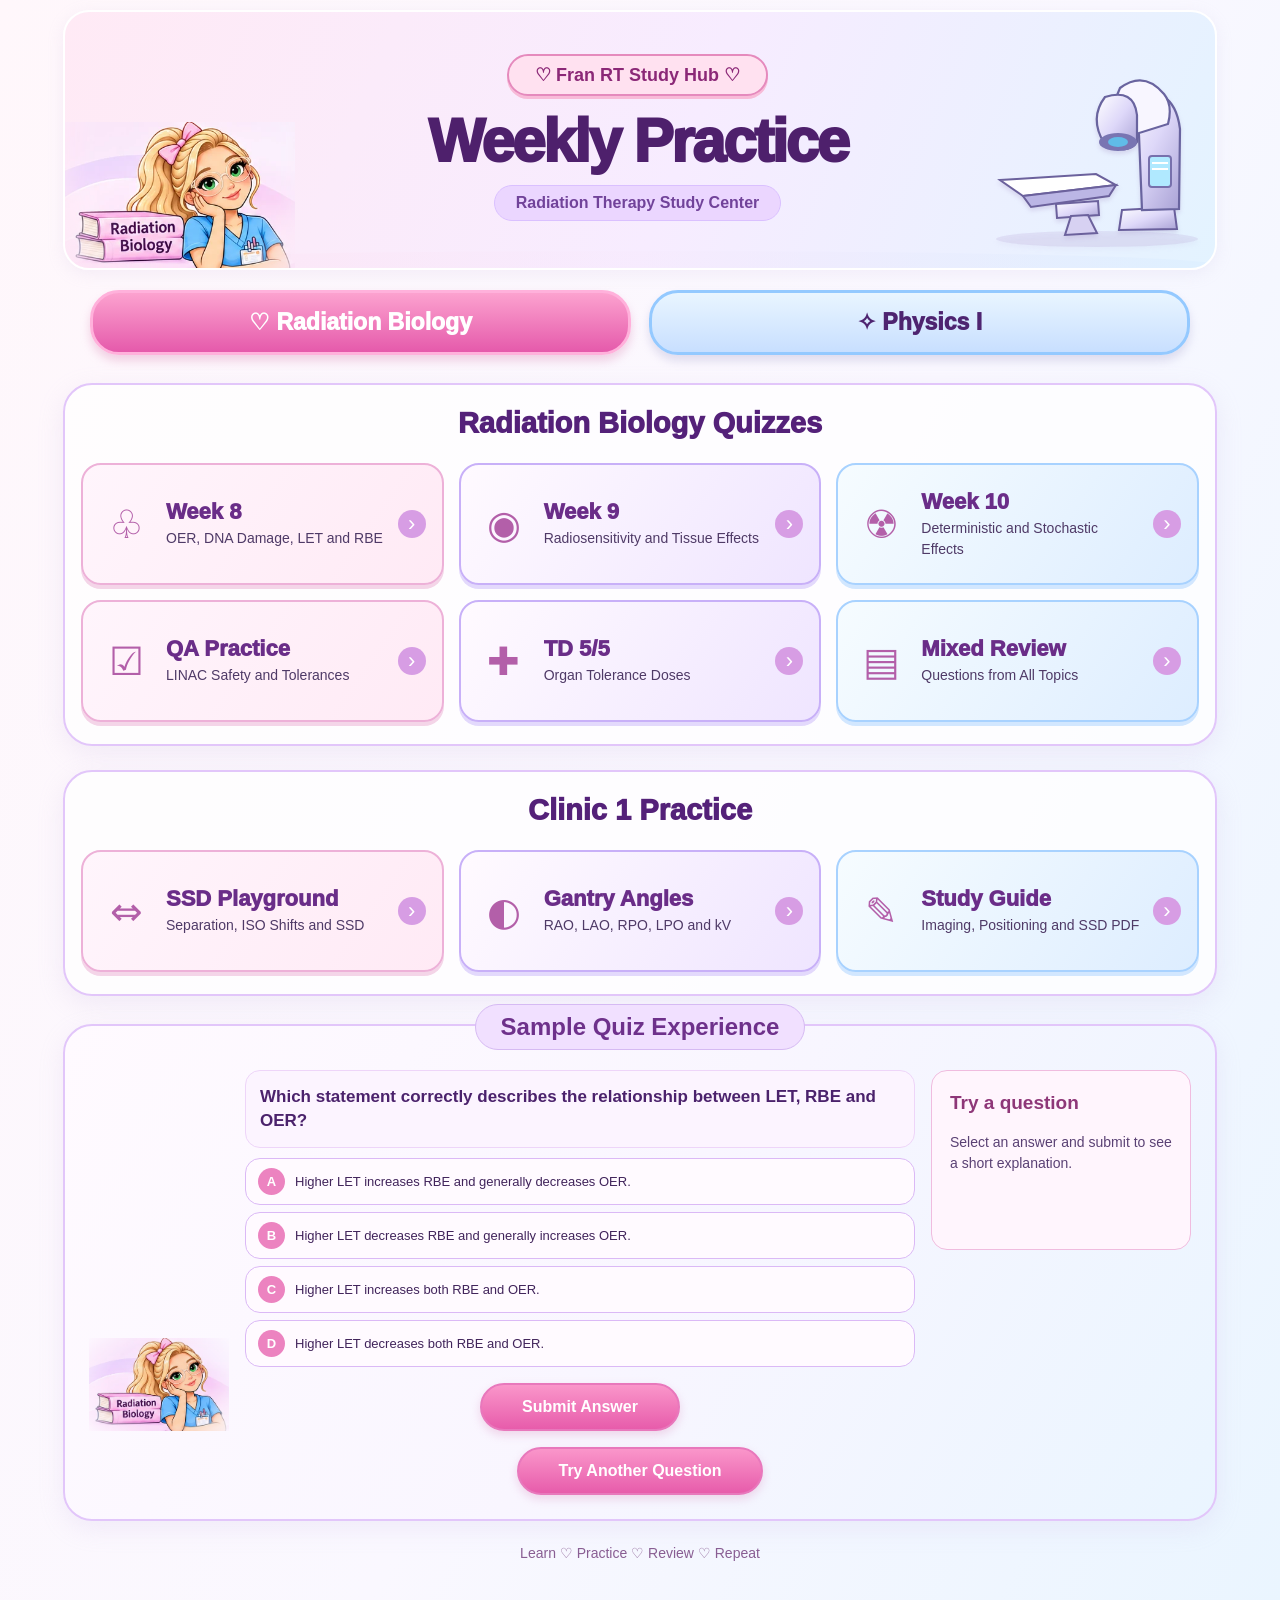
<file: index.html>
<!doctype html><html lang="en"><head><meta charset="utf-8"/><meta name="viewport" content="width=device-width, initial-scale=1"/><meta name="theme-color" content="#f9d6ec"/><title>Fran RT Study Hub | Weekly Practice</title>
<style>
:root{--dark:#4b226c;--pink:#f27eb9;--lav:#d0b1ff;--blue:#b9dcff;--line:#e5c8fa;--muted:#715982}
*{box-sizing:border-box}body{margin:0;background:linear-gradient(115deg,#fff7fb,#faf8ff 55%,#eaf5ff);font-family:"Trebuchet MS",Arial,sans-serif;color:var(--dark)}a{text-decoration:none;color:inherit}button{font:inherit;cursor:pointer}.wrap{max-width:1190px;margin:auto;padding:10px 18px 45px}
.hero{height:288px;position:relative;overflow:hidden;display:flex;align-items:flex-start;justify-content:center;text-align:center;background:linear-gradient(110deg,#fae4f2 0%,#f9ebff 57%,#e3f4ff);border-radius:0 0 50% 50%/0 0 12% 12%;padding:15px 225px 15px 220px}
.hero:after{content:"";position:absolute;left:0;right:0;bottom:0;height:26px;background:linear-gradient(90deg,#ffe0f1,#f6e9fc,#d6ebff);border-radius:50% 50% 0 0/80% 80% 0 0;opacity:.6}
.hero .doll{position:absolute;left:10px;bottom:0;width:230px;height:272px;object-fit:contain;object-position:bottom left;mix-blend-mode:multiply}
.hero .machine{position:absolute;right:8px;bottom:21px;width:215px;max-width:24%}
.hero-title{position:relative;z-index:1}.ribbon{background:#ffe1f0;border:2px solid #e58abd;box-shadow:0 3px 0 #f8bbd8;display:inline-block;border-radius:24px 24px 16px 16px;padding:10px 30px;color:#8b2877;font-weight:900;font-size:20px;white-space:nowrap}
h1{font-size:clamp(42px,6vw,72px);letter-spacing:-2.5px;line-height:1.1;margin:16px 0 9px;color:#4e206c;font-weight:950}
.subtitle{display:inline-block;margin:0;background:#ebd6ff;border:1px solid #dac0ff;border-radius:100px;padding:9px 26px;font-size:19px;font-weight:750;color:#71439a}
.nav{display:grid;grid-template-columns:1fr 1fr;gap:18px;margin:20px auto 28px;max-width:1100px}
.nav a{border-radius:29px;border:3px solid #94c9ff;padding:16px;background:linear-gradient(#e9f5ff,#c8dfff);box-shadow:0 6px 10px #a8a5d055;text-align:center;color:#4e2470;font-weight:950;font-size:23px}
.nav a:first-child{background:linear-gradient(#fca2cf,#e55aab);border-color:#ffb1db;color:white;box-shadow:0 6px 10px #df94bf66}
.panel{border:2px solid #e2c6fa;border-radius:29px;padding:20px 16px 22px;background:#ffffffc7;box-shadow:0 8px 26px #c5b4dd33}
.heading{font-size:29px;text-align:center;margin:2px 0 23px;font-weight:950;color:#542179}
.grid{display:grid;grid-template-columns:repeat(3,minmax(0,1fr));gap:15px}
.quiztile{border:2px solid #edb1d8;background:linear-gradient(125deg,#fff5fc,#ffeaf5);border-radius:20px;min-height:122px;padding:16px;display:flex;align-items:center;gap:13px;box-shadow:0 4px 0 #f4d5e8;transition:transform .15s}
.quiztile:nth-child(3n+2){border-color:#c8b0f8;background:linear-gradient(125deg,#fffaff,#efe5ff);box-shadow:0 4px 0 #e3d9fc}.quiztile:nth-child(3n){border-color:#a8d2ff;background:linear-gradient(125deg,#f6fcff,#ddedff);box-shadow:0 4px 0 #d2e7ff}.quiztile:hover{transform:translateY(-2px)}
.tileicon{flex:none;width:54px;text-align:center;font-size:39px;color:#b35fa9}.tilecopy{min-width:0}.quiztile h2{font-size:22px;margin:0 0 3px;font-weight:950;color:#6a2d88}.quiztile p{font-size:14px;line-height:1.45;margin:0;color:#4f3a67}.arrow{margin-left:auto;border-radius:50%;background:#d79de4;color:#fff;font-size:22px;display:grid;place-items:center;width:28px;height:28px;flex:none}
.sample{border:2px solid #e2c6fa;margin-top:28px;border-radius:29px;background:linear-gradient(120deg,#fffaff,#f9f6ff,#eaf5ff);padding:24px;position:relative;box-shadow:0 8px 25px #c6b2dd2f}
.sample-title{font-size:24px;text-align:center;font-weight:900;color:#6e318b;background:#f1e0ff;border:1px solid #d6baf3;border-radius:30px;padding:8px 25px;max-width:max-content;margin:-46px auto 20px;position:relative}
.sample-grid{display:grid;grid-template-columns:140px 1fr 260px;align-items:start;gap:16px}.sample-doll{width:140px;align-self:end;mix-blend-mode:multiply}
.question{border:1.5px solid #eed5f9;border-radius:15px;background:#fcf4ff;padding:14px;font-weight:900;font-size:17px;line-height:1.4;margin-bottom:10px}
.answer{border:1.5px solid #dbb9f6;border-radius:15px;margin:7px 0;background:#fffaff;display:flex;align-items:center;gap:10px;padding:9px 12px;width:100%;color:#41245b;text-align:left;font-size:13px}
.answer b{display:grid;place-items:center;border-radius:50%;background:#ec83c0;color:#fff;width:27px;height:27px;min-width:27px}
.answer.chosen{background:#f9e6f5;border-color:#e375b4}.answer.correct{background:#eaf8ed;border-color:#83c58e}.answer.wrong{background:#fff0f1;border-color:#e38a9f}
.explain{min-height:180px;border-radius:16px;border:1.5px solid #f0bcdf;background:#fff5fd;padding:18px;font-size:14px;line-height:1.5;color:#5a4174}.explain strong{font-size:19px;color:#8e3778}
.sample-actions{display:flex;justify-content:center;margin-top:16px}.primary{border:2px solid #e878bc;background:linear-gradient(#fa96ca,#e75cab);color:white;font-weight:900;border-radius:30px;padding:13px 40px;box-shadow:0 4px 10px #da8fbc55}
.footer{text-align:center;margin-top:24px;color:#895e93;font-size:14px}
@media(max-width:850px){.hero{height:230px;padding:20px 155px 0 145px}.hero .doll{width:160px;height:215px}.hero .machine{width:150px}.ribbon{font-size:15px}h1{font-size:48px}.subtitle{font-size:14px}.nav a{font-size:18px}.grid{grid-template-columns:repeat(2,minmax(0,1fr))}.sample-grid{grid-template-columns:1fr 210px}.sample-doll{display:none}}
@media(max-width:550px){.wrap{padding:8px 10px 32px}.hero{height:185px;padding:14px 8px 10px 116px}.hero .doll{width:122px;height:172px;left:-5px}.hero .machine{display:none}.ribbon{font-size:11px;padding:7px 12px}h1{font-size:34px;letter-spacing:-1.5px}.subtitle{font-size:11px;padding:7px 9px}.nav{gap:8px;margin:13px 0 20px}.nav a{font-size:12px;padding:12px 4px;border-width:2px}.panel{padding:16px 9px}.heading{font-size:20px;margin-bottom:14px}.grid{gap:9px}.quiztile{min-height:118px;padding:10px 8px;gap:7px}.tileicon{font-size:24px;width:26px}.quiztile h2{font-size:15px}.quiztile p{font-size:11px}.arrow{display:none}.sample{margin-top:24px;padding:17px 10px}.sample-title{font-size:16px;margin-top:-34px}.sample-grid{grid-template-columns:1fr}.explain{min-height:auto}.footer{font-size:11px}}
</style><style>
/* Cleaner header matching approved design */
.hero{height:260px;padding:15px 240px 20px 235px;align-items:center;border-radius:26px;background:linear-gradient(112deg,#ffeaf5 0%,#f7ecff 54%,#e3f3ff 100%);border:2px solid #fff;box-shadow:0 4px 16px #c5b7dc2b}
.hero:after{height:17px;z-index:0;opacity:.4}
.hero-title{z-index:3;max-width:650px}
.hero .doll{left:0;bottom:-5px;width:230px;height:255px;z-index:2;object-fit:contain;mix-blend-mode:normal;-webkit-mask-image:radial-gradient(ellipse 70% 83% at 52% 54%,#000 48%,rgba(0,0,0,.97) 61%,transparent 91%);mask-image:radial-gradient(ellipse 70% 83% at 52% 54%,#000 48%,rgba(0,0,0,.97) 61%,transparent 91%)}
.hero .machine{right:12px;bottom:18px;width:220px;max-width:22%;z-index:4;display:block}
.hero .machine svg{display:block;width:100%;height:auto;min-height:150px;filter:drop-shadow(0 3px 2px #afa0cb55)}
.hero .ribbon{font-size:18px;padding:8px 26px;border-radius:32px}
.hero h1{font-size:clamp(38px,4.7vw,62px);margin:13px 0 9px}
.hero .subtitle{font-size:16px;padding:8px 21px}
@media(max-width:850px){.hero{height:224px;padding:18px 170px 18px 170px}.hero .doll{width:170px;height:210px}.hero .machine{width:150px;right:3px}.hero .machine svg{min-height:100px}.hero h1{font-size:clamp(30px,5vw,49px)}}
@media(max-width:550px){.hero{height:172px;padding:12px 12px 12px 119px}.hero .doll{width:127px;height:164px;left:-7px;bottom:0}.hero .machine{display:none}.hero .ribbon{font-size:11px;padding:6px 11px}.hero h1{font-size:30px;margin:11px 0 8px}.hero .subtitle{font-size:10px;padding:6px 9px}}
.sample-doll{-webkit-mask-image:radial-gradient(ellipse 74% 86% at 50% 50%,#000 51%,transparent 92%);mask-image:radial-gradient(ellipse 74% 86% at 50% 50%,#000 51%,transparent 92%)}
</style></head><body><main class="wrap">
<header class="hero"><img class="doll" src="[data-uri]" alt="Blonde student wearing glasses and scrubs"><div class="hero-title"><div class="ribbon">♡ Fran RT Study Hub ♡</div><h1>Weekly Practice</h1><div class="subtitle">Radiation Therapy Study Center</div></div><div class="machine"><svg viewBox="0 0 220 180" role="img" aria-label="Linear accelerator illustration" xmlns="http://www.w3.org/2000/svg"><defs><linearGradient id="metal" x1="0" y1="0" x2="1" y2="1"><stop stop-color="#fff"/><stop offset=".5" stop-color="#ded8f9"/><stop offset="1" stop-color="#a9a2d5"/></linearGradient></defs><ellipse cx="114" cy="169" rx="101" ry="8" fill="#b7a3d4" opacity=".22"/><path d="M139 140 L191 137 L194 159 L136 160Z" fill="url(#metal)" stroke="#695f9c" stroke-width="2"/><path d="M141 26 Q191 10 197 59 L196 139 L159 140 L156 65 Q155 54 138 55 Z" fill="url(#metal)" stroke="#69649f" stroke-width="2.2"/><path d="M137 18 Q161 0 181 24 Q190 35 185 54 L153 64 Q146 45 126 45 Z" fill="#f8f6ff" stroke="#69649f" stroke-width="2.2"/><path d="M122 27 Q151 18 154 45 L154 72 Q145 86 121 73 Q106 48 122 27Z" fill="url(#metal)" stroke="#69649f" stroke-width="2.2"/><ellipse cx="135" cy="72" rx="19" ry="9" fill="#7975b2"/><ellipse cx="135" cy="72" rx="10" ry="5" fill="#60bce8"/><path d="M17 110 L113 104 L133 115 L40 126Z" fill="#fff" stroke="#6b619c" stroke-width="2"/><path d="M40 126 L133 115 L126 126 L48 137Z" fill="#bbb6e5" stroke="#6b619c" stroke-width="2"/><path d="M73 134 L115 131 L116 145 L74 148Z" fill="url(#metal)" stroke="#6b619c" stroke-width="2"/><path d="M88 146 L105 145 L114 163 L82 165Z" fill="#d7d1f2" stroke="#6b619c" stroke-width="2"/><rect x="166" y="86" width="22" height="31" rx="3" fill="#b0e9ff" stroke="#7770ac" stroke-width="2"/><path d="M169 93 H185 M169 99 H185" stroke="#fff" stroke-width="2"/></svg></div></header>
<nav class="nav"><a href="radiation-biology.html">♡ Radiation Biology</a><a href="physics.html">✧ Physics I</a></nav>
<section class="panel"><div class="heading">Radiation Biology Quizzes</div><div class="grid"><a class="quiztile" href="radbio-weekly.html?week=week8"><span class="tileicon">♧</span><span class="tilecopy"><h2>Week 8</h2><p>OER, DNA Damage, LET and RBE</p></span><span class="arrow">›</span></a><a class="quiztile" href="radbio-weekly.html?week=week9"><span class="tileicon">◉</span><span class="tilecopy"><h2>Week 9</h2><p>Radiosensitivity and Tissue Effects</p></span><span class="arrow">›</span></a><a class="quiztile" href="radbio-weekly.html?week=week10"><span class="tileicon">☢</span><span class="tilecopy"><h2>Week 10</h2><p>Deterministic and Stochastic Effects</p></span><span class="arrow">›</span></a><a class="quiztile" href="radbio-weekly.html?week=qa"><span class="tileicon">☑</span><span class="tilecopy"><h2>QA Practice</h2><p>LINAC Safety and Tolerances</p></span><span class="arrow">›</span></a><a class="quiztile" href="radbio-weekly.html?week=td"><span class="tileicon">✚</span><span class="tilecopy"><h2>TD 5/5</h2><p>Organ Tolerance Doses</p></span><span class="arrow">›</span></a><a class="quiztile" href="radbio-weekly.html?week=all"><span class="tileicon">▤</span><span class="tilecopy"><h2>Mixed Review</h2><p>Questions from All Topics</p></span><span class="arrow">›</span></a></div></section>
<section class="panel" style="margin-top:24px"><div class="heading">Clinic 1 Practice</div><div class="grid"><a class="quiztile" href="ssd-playground.html"><span class="tileicon">⇔</span><span class="tilecopy"><h2>SSD Playground</h2><p>Separation, ISO Shifts and SSD</p></span><span class="arrow">›</span></a><a class="quiztile" href="gantry-playground.html"><span class="tileicon">◐</span><span class="tilecopy"><h2>Gantry Angles</h2><p>RAO, LAO, RPO, LPO and kV</p></span><span class="arrow">›</span></a><a class="quiztile" href="Imaging_Positioning_SSD_Cute_Guide.pdf"><span class="tileicon">✎</span><span class="tilecopy"><h2>Study Guide</h2><p>Imaging, Positioning and SSD PDF</p></span><span class="arrow">›</span></a></div></section>
<section class="sample"><h2 class="sample-title">Sample Quiz Experience</h2><div class="sample-grid"><img class="sample-doll" src="[data-uri]" alt="Study companion"><div><div class="question" id="question">Which statement correctly describes the relationship between LET, RBE and OER?</div><div id="choices"></div><div class="sample-actions"><button id="submit" class="primary">Submit Answer</button></div></div><div class="explain" id="explain"><strong>Try a question</strong><p>Select an answer and submit to see a short explanation.</p></div></div><div class="sample-actions"><button class="primary" id="next" type="button">Try Another Question</button></div></section>
<div class="footer">Learn ♡ Practice ♡ Review ♡ Repeat</div>
</main><script>
const examples=[{q:"Which statement correctly describes the relationship between LET, RBE and OER?",choices:["Higher LET increases RBE and generally decreases OER.","Higher LET decreases RBE and generally increases OER.","Higher LET increases both RBE and OER.","Higher LET decreases both RBE and OER."],key:0,why:"Higher LET generally increases biological effectiveness and reduces dependence on oxygen."},{q:"Which chromosome configuration contains two centromeres?",choices:["Ring","Translocation","Dicentric","Inversion"],key:2,why:"A dicentric chromosome contains two centromeres."},{q:"Which statement best describes a stochastic radiation effect?",choices:["It has a threshold and severity increases with dose.","It occurs only after high therapeutic doses.","It has a threshold and probability increases with dose.","It has no assumed threshold and probability increases with dose."],key:3,why:"Stochastic effects have no assumed threshold. As dose increases, their probability rises."}];
let ix=0,selected=null,submitted=false;function render(){let q=examples[ix];document.querySelector("#question").textContent=q.q;const box=document.querySelector("#choices");box.replaceChildren();q.choices.forEach((label,i)=>{let b=document.createElement("button");b.className="answer"+(selected===i?" chosen":"")+(submitted&&i===q.key?" correct":"")+(submitted&&selected===i&&i!==q.key?" wrong":"");let a=document.createElement("b");a.textContent="ABCD"[i];let s=document.createElement("span");s.textContent=label;b.append(a,s);b.disabled=submitted;b.onclick=()=>{selected=i;render()};box.append(b)});document.querySelector("#submit").disabled=submitted||selected===null;}
document.querySelector("#submit").onclick=()=>{if(selected===null)return;submitted=true;render();const q=examples[ix];document.querySelector("#explain").innerHTML="<strong>"+(selected===q.key?"Correct!":"Correct answer: "+ "ABCD"[q.key])+"</strong><p>"+q.why+"</p>";};
document.querySelector("#next").onclick=()=>{ix=(ix+1)%examples.length;selected=null;submitted=false;document.querySelector("#explain").innerHTML="<strong>Try a question</strong><p>Select an answer and submit to see a short explanation.</p>";render();};render();
</script></body></html>
</file>
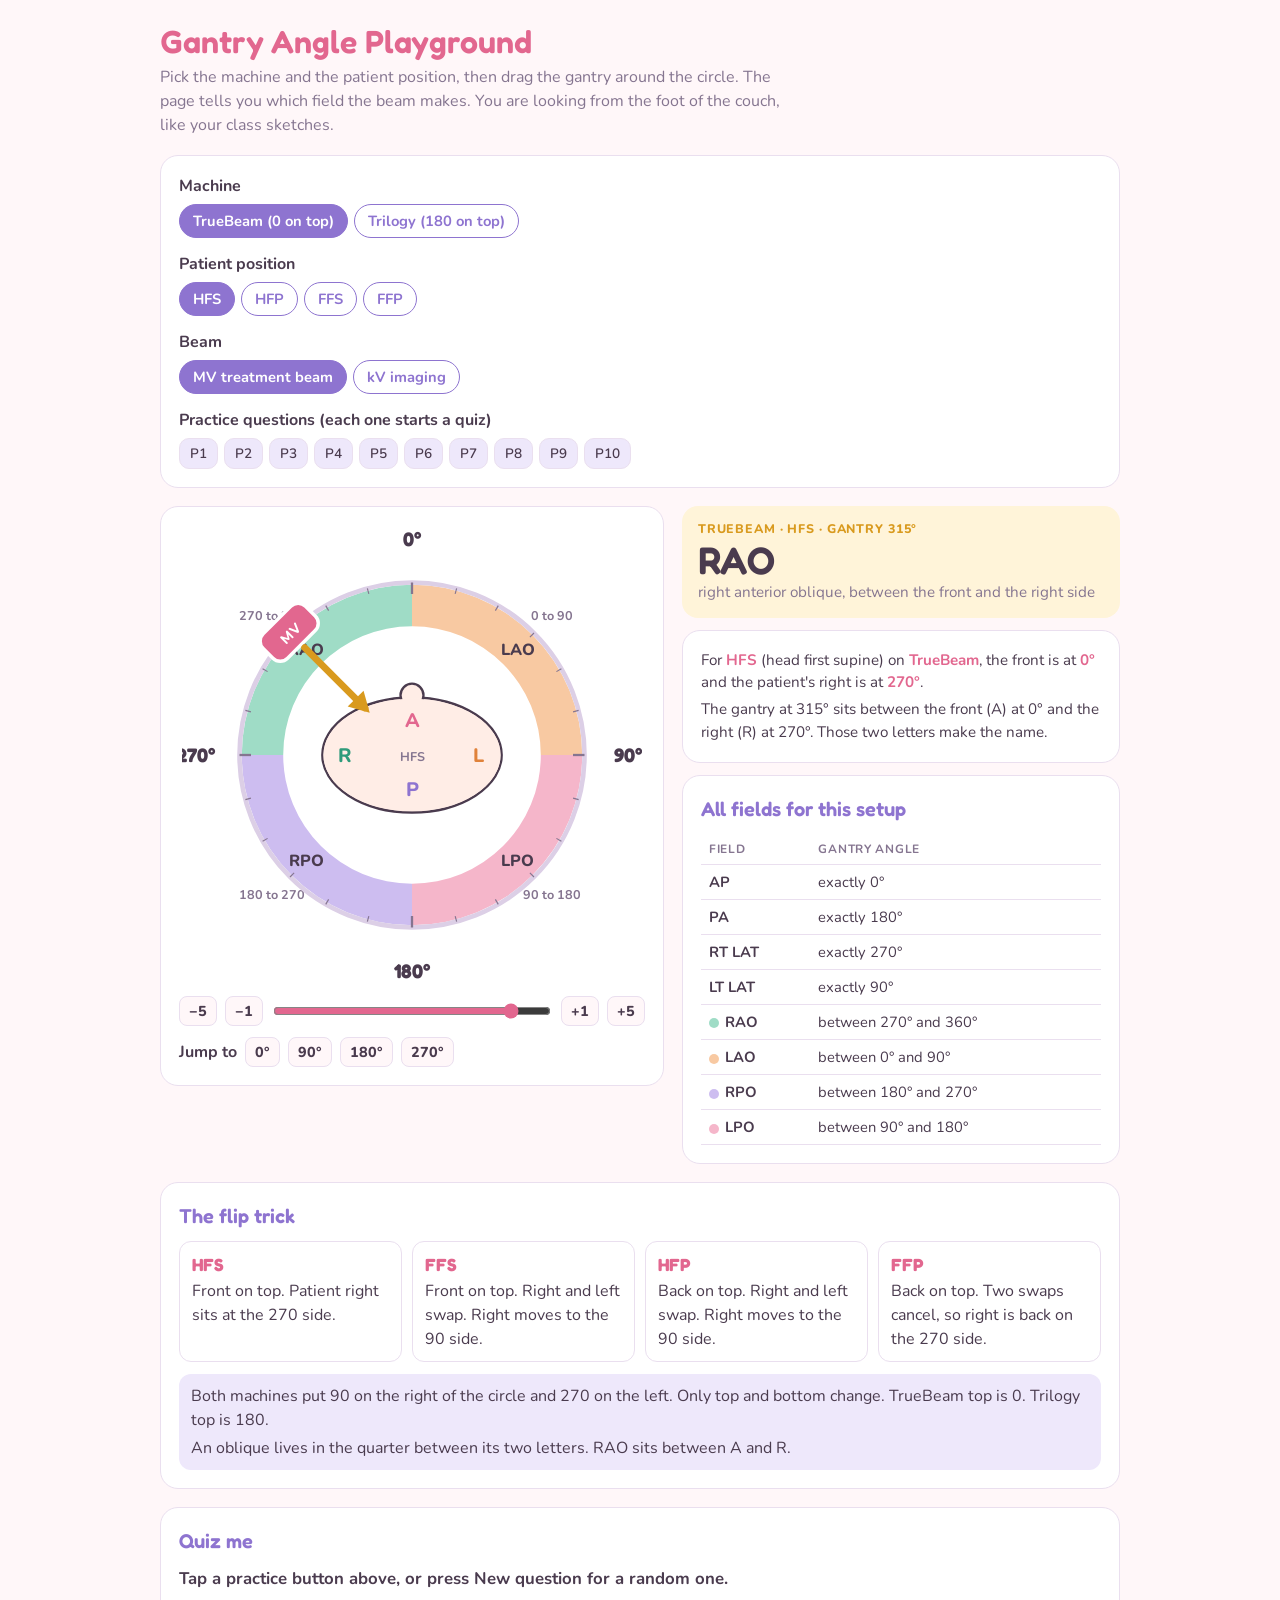
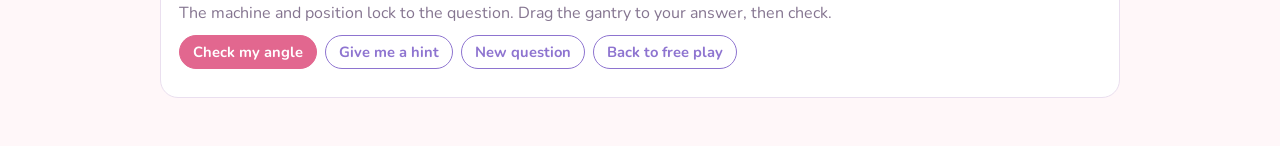
<file: gantry-playground.html>
<!doctype html>
<html lang="en">
<head>
<meta charset="utf-8">
<meta name="viewport" content="width=device-width, initial-scale=1, viewport-fit=cover">
<title>Gantry Angle Playground</title>
<meta name="claude:viewport-fit-sides" content="cover">
<link rel="preconnect" href="https://fonts.googleapis.com">
<link rel="stylesheet" href="https://fonts.googleapis.com/css2?family=Fredoka:wght@500;600&family=Nunito:wght@400;600;700;800&display=swap">
<style>
/* Layout: controls on top, big gantry circle beside a live readout (stacks on phones), then rules and quiz. */
:root{
  --bg:#FFF7F9; --card:#FFFFFF; --ink:#4A3B4E; --muted:#857590; --line:#EADFEF;
  --pink:#E2678F; --pinkSoft:#FCE4EC; --mint:#2F9B7B; --mintSoft:#DDF4EC;
  --lav:#8E74D0; --lavSoft:#EEE8FB; --gold:#D99A1E; --goldSoft:#FFF4D9;
  --peach:#E0823A; --peachSoft:#FDEBDD; --body:#FFEDE6; --ring:#DCCFE6; --bad:#C8445F;
  --qRAO:#9FDCC6; --qLAO:#F8C9A2; --qRPO:#CDBDF0; --qLPO:#F5B6CA;
  --display:"Fredoka","Nunito",system-ui,sans-serif;
  --text:"Nunito",system-ui,-apple-system,"Segoe UI",sans-serif;
}
@media (prefers-color-scheme: dark){:root:not([data-theme="light"]){
  --bg:#1E1823; --card:#2A2230; --ink:#F3EAF6; --muted:#B7A8C2; --line:#3E3347;
  --pink:#F48FB1; --pinkSoft:#432736; --mint:#6FD3B0; --mintSoft:#1F3A33;
  --lav:#B9A3F0; --lavSoft:#332A48; --gold:#F2C063; --goldSoft:#3D3220;
  --peach:#F5A86B; --peachSoft:#3F2C1F; --body:#4A3A3D; --ring:#4A3E55; --bad:#FF8BA3;
  --qRAO:#2E6656; --qLAO:#6E4A2E; --qRPO:#4C3F78; --qLPO:#6E3449; color-scheme:dark}}
:root[data-theme="dark"]{
  --bg:#1E1823; --card:#2A2230; --ink:#F3EAF6; --muted:#B7A8C2; --line:#3E3347;
  --pink:#F48FB1; --pinkSoft:#432736; --mint:#6FD3B0; --mintSoft:#1F3A33;
  --lav:#B9A3F0; --lavSoft:#332A48; --gold:#F2C063; --goldSoft:#3D3220;
  --peach:#F5A86B; --peachSoft:#3F2C1F; --body:#4A3A3D; --ring:#4A3E55; --bad:#FF8BA3;
  --qRAO:#2E6656; --qLAO:#6E4A2E; --qRPO:#4C3F78; --qLPO:#6E3449; color-scheme:dark}
body{background:var(--bg);color:var(--ink);font-family:var(--text);font-size:16px;line-height:1.5}
.wrap{max-width:960px;margin:0 auto;padding-block:24px 48px;
  padding-left:max(16px,env(safe-area-inset-left,0px));padding-right:max(16px,env(safe-area-inset-right,0px));
  display:grid;gap:18px}
h1{font-family:var(--display);font-weight:600;font-size:2rem;line-height:1.15;margin:0;color:var(--pink);text-wrap:balance}
h2{font-family:var(--display);font-weight:600;font-size:1.25rem;margin:0 0 10px;color:var(--lav)}
.sub{margin:4px 0 0;color:var(--muted);max-width:64ch}
.card{background:var(--card);border:1px solid var(--line);border-radius:18px;padding:18px}
.controls{display:grid;gap:14px}
.ctlrow{display:grid;gap:6px}
.ctlrow > span{font-weight:700}
.seg{display:flex;gap:6px;flex-wrap:wrap}
.seg button,.btn{font:700 .92rem var(--text);border:1.5px solid var(--lav);background:transparent;color:var(--lav);border-radius:999px;padding:6px 13px;cursor:pointer}
.seg button[aria-pressed=true]{background:var(--lav);color:var(--card)}
.btn.primary{background:var(--pink);border-color:var(--pink);color:var(--card)}
button:focus-visible,input:focus-visible{outline:3px solid var(--gold);outline-offset:2px}
.presets{display:flex;gap:6px;flex-wrap:wrap}
.presets button{font:600 .85rem var(--text);border:1px solid var(--line);background:var(--lavSoft);color:var(--ink);border-radius:10px;padding:5px 10px;cursor:pointer}
.main{display:grid;grid-template-columns:minmax(0,1.15fr) minmax(0,1fr);gap:18px;align-items:start}
@media (max-width:760px){.main{grid-template-columns:1fr}}
svg#dial{width:100%;max-width:460px;height:auto;display:block;margin:0 auto;touch-action:none;cursor:grab}
.angleRow{display:flex;gap:8px;align-items:center;flex-wrap:wrap;margin-top:10px}
.angleRow input[type=range]{flex:1 1 180px;accent-color:var(--pink);height:28px;min-width:0}
.angleRow .nb{font:800 .9rem var(--text);border:1px solid var(--line);background:var(--bg);color:var(--ink);border-radius:8px;padding:4px 9px;cursor:pointer}
.readout{display:grid;gap:12px}
.big{border-radius:16px;padding:14px 16px;background:var(--goldSoft)}
.big .k{font-size:.78rem;font-weight:800;letter-spacing:.07em;text-transform:uppercase;color:var(--gold)}
.big .v{font-family:var(--display);font-size:2.4rem;font-weight:600;line-height:1.1}
.big .d{color:var(--muted);font-size:.95rem}
.why{display:grid;gap:4px;font-size:.95rem}
.why b{color:var(--pink)}
table{border-collapse:collapse;width:100%;font-size:.92rem;font-variant-numeric:tabular-nums}
th,td{text-align:left;padding:6px 8px;border-bottom:1px solid var(--line)}
th{font-size:.75rem;letter-spacing:.06em;text-transform:uppercase;color:var(--muted)}
.dot{display:inline-block;width:10px;height:10px;border-radius:50%;margin-right:6px;vertical-align:middle}
.rule{background:var(--lavSoft);border-radius:12px;padding:10px 12px;display:grid;gap:4px}
.note{background:var(--peachSoft);border-radius:12px;padding:10px 12px;font-size:.92rem}
.fb{margin-top:10px;font-weight:700}
.fb .ok{color:var(--mint)} .fb .no{color:var(--bad)}
.quizq{font-weight:700;font-size:1.05rem;margin:0 0 10px}
.btnrow{display:flex;gap:8px;flex-wrap:wrap}
.flips{display:grid;grid-template-columns:repeat(auto-fit,minmax(190px,1fr));gap:10px}
.flip{border:1px solid var(--line);border-radius:12px;padding:10px 12px}
.flip b{font-family:var(--display);font-size:1.1rem;color:var(--pink)}
</style>
<style>body{margin:0}</style>
</head>
<body>

<div class="wrap">
  <header>
    <h1>Gantry Angle Playground</h1>
    <p class="sub">Pick the machine and the patient position, then drag the gantry around the circle. The page tells you which field the beam makes. You are looking from the foot of the couch, like your class sketches.</p>
  </header>

  <section class="card controls" aria-label="Setup">
    <div class="ctlrow"><span>Machine</span>
      <div class="seg" role="group" aria-label="Machine">
        <button id="mTB" aria-pressed="true">TrueBeam (0 on top)</button>
        <button id="mTRI" aria-pressed="false">Trilogy (180 on top)</button>
      </div></div>
    <div class="ctlrow"><span>Patient position</span>
      <div class="seg" role="group" aria-label="Position" id="posBtns"></div></div>
    <div class="ctlrow"><span>Beam</span>
      <div class="seg" role="group" aria-label="Beam type">
        <button id="bMV" aria-pressed="true">MV treatment beam</button>
        <button id="bKV" aria-pressed="false">kV imaging</button>
      </div></div>
    <div class="ctlrow"><span>Practice questions (each one starts a quiz)</span>
      <div class="presets" id="presets"></div></div>
  </section>

  <section class="main">
    <div class="card">
      <svg id="dial" viewBox="0 0 400 400" role="img" aria-label="Gantry circle around the patient">
        <g id="wedges"></g>
        <circle cx="200" cy="200" r="150" fill="none" stroke="var(--ring)" stroke-width="4"/>
        <g id="ticks"></g>
        <g id="patient"></g>
        <g id="beam"></g>
      </svg>
      <div class="angleRow">
        <button class="nb" data-d="-5" aria-label="Minus 5 degrees">−5</button>
        <button class="nb" data-d="-1" aria-label="Minus 1 degree">−1</button>
        <input type="range" id="ang" min="0" max="359" step="1" value="315" aria-label="Gantry angle">
        <button class="nb" data-d="1" aria-label="Plus 1 degree">+1</button>
        <button class="nb" data-d="5" aria-label="Plus 5 degrees">+5</button>
      </div>
      <div class="angleRow">
        <span class="hint" style="font-weight:700">Jump to</span>
        <button class="nb" data-g="0">0°</button><button class="nb" data-g="90">90°</button>
        <button class="nb" data-g="180">180°</button><button class="nb" data-g="270">270°</button>
      </div>
    </div>

    <div class="readout">
      <div class="big">
        <div class="k" id="bigK">Gantry 315°</div>
        <div class="v" id="bigV">RAO</div>
        <div class="d" id="bigD"></div>
      </div>
      <div class="card why" id="why"></div>
      <div class="card">
        <h2>All fields for this setup</h2>
        <div style="overflow-x:auto"><table id="tbl"></table></div>
      </div>
      <div class="note" id="kvNote" hidden>The kV tube sits 90° away from the MV head, so the kV image runs along the gold line, not where the gantry points. Want a kV lateral? Put the gantry where the MV would shoot AP or PA. Want a kV AP or PA? Put the gantry at a side. In class, a kV lateral counts for right or left, so gantry 0 or 180 both work on TrueBeam.</div>
    </div>
  </section>

  <section class="card">
    <h2>The flip trick</h2>
    <div class="flips">
      <div class="flip"><b>HFS</b><br>Front on top. Patient right sits at the 270 side.</div>
      <div class="flip"><b>FFS</b><br>Front on top. Right and left swap. Right moves to the 90 side.</div>
      <div class="flip"><b>HFP</b><br>Back on top. Right and left swap. Right moves to the 90 side.</div>
      <div class="flip"><b>FFP</b><br>Back on top. Two swaps cancel, so right is back on the 270 side.</div>
    </div>
    <div class="rule" style="margin-top:12px">
      <span>Both machines put 90 on the right of the circle and 270 on the left. Only top and bottom change. TrueBeam top is 0. Trilogy top is 180.</span>
      <span>An oblique lives in the quarter between its two letters. RAO sits between A and R.</span>
    </div>
  </section>

  <section class="card" aria-label="Quiz">
    <h2>Quiz me</h2>
    <p class="quizq" id="qText"></p>
    <p class="hint" style="margin:0 0 10px;color:var(--muted)">The machine and position lock to the question. Drag the gantry to your answer, then check.</p>
    <div class="btnrow">
      <button class="btn primary" id="qCheck">Check my angle</button>
      <button class="btn" id="qHint">Give me a hint</button>
      <button class="btn" id="qNew">New question</button>
      <button class="btn" id="qFree">Back to free play</button>
    </div>
    <div class="fb" id="qFb" aria-live="polite"></div>
  </section>
</div>

<script>
const $=id=>document.getElementById(id);
const C=200, R=150;
let machine="TB", pos="HFS", beam="MV", g=315, quiz=null;
const POS={HFS:{ant:0,right:270,full:"head first supine"},FFS:{ant:0,right:90,full:"feet first supine"},
           HFP:{ant:180,right:90,full:"head first prone"},FFP:{ant:180,right:270,full:"feet first prone"}};
const QC={RAO:"var(--qRAO)",LAO:"var(--qLAO)",RPO:"var(--qRPO)",LPO:"var(--qLPO)"};
const mod=a=>((a%360)+360)%360;
// screen compass: top 0, right 90, bottom 180, left 270
const toScreen=gg=>machine==="TB"?mod(gg):mod(180-gg);
const toMachine=s=>machine==="TB"?mod(s):mod(180-s);
const pt=(s,r)=>{const a=s*Math.PI/180;return[C+r*Math.sin(a),C-r*Math.cos(a)]};
const diff=(a,b)=>{const d=mod(a-b);return d>180?360-d:d};
const NS="http://www.w3.org/2000/svg";
function el(tag,attrs,parent,text){const e=document.createElementNS(NS,tag);for(const k in attrs)e.setAttribute(k,attrs[k]);if(text!=null)e.textContent=text;parent.appendChild(e);return e}

function fieldAt(s){ // s = screen angle the beam comes FROM
  const p=POS[pos], ant=p.ant, post=mod(ant+180), right=p.right, left=mod(right+180);
  if(diff(s,ant)<0.5)return"AP"; if(diff(s,post)<0.5)return"PA";
  if(diff(s,right)<0.5)return"RT LAT"; if(diff(s,left)<0.5)return"LT LAT";
  return (diff(s,right)<90?"R":"L")+(diff(s,ant)<90?"A":"P")+"O";
}
const FULL={AP:"anterior posterior, the beam enters the front",PA:"posterior anterior, the beam enters the back",
 "RT LAT":"right lateral, the beam enters the right side","LT LAT":"left lateral, the beam enters the left side",
 RAO:"right anterior oblique, between the front and the right side",LAO:"left anterior oblique, between the front and the left side",
 RPO:"right posterior oblique, between the back and the right side",LPO:"left posterior oblique, between the back and the left side"};

function quadInfo(){
  const p=POS[pos], ant=p.ant, post=mod(ant+180), right=p.right, left=mod(right+180);
  const card={AP:ant,PA:post,"RT LAT":right,"LT LAT":left};
  const quads={RAO:[ant,right],LAO:[ant,left],RPO:[post,right],LPO:[post,left]};
  const range={};
  for(const k in quads){const [a,b]=quads[k];let g1=toMachine(a),g2=toMachine(b);let lo=Math.min(g1,g2),hi=Math.max(g1,g2);
    if(hi-lo>90){lo=hi;hi=360} range[k]=[lo,hi]}
  return{card,quads,range};
}

function arcPath(s1,s2,r1,r2){ // s1->s2 clockwise on screen
  const [x1,y1]=pt(s1,r2),[x2,y2]=pt(s2,r2),[x3,y3]=pt(s2,r1),[x4,y4]=pt(s1,r1);
  return`M${x1} ${y1} A${r2} ${r2} 0 0 1 ${x2} ${y2} L${x3} ${y3} A${r1} ${r1} 0 0 0 ${x4} ${y4} Z`;
}

function drawStatic(){
  const W=$("wedges");W.innerHTML="";const T=$("ticks");T.innerHTML="";const P=$("patient");P.innerHTML="";
  const q=quadInfo();
  for(const k in q.quads){let [a,b]=q.quads[k];let s1=a,s2=b;if(mod(b-a)>180){s1=b;s2=a}
    el("path",{d:arcPath(s1,s1+90,112,148),fill:QC[k]},W);
    const mid=s1+45;const [lx,ly]=pt(mid,130);
    el("text",{x:lx,y:ly+5,"text-anchor":"middle","font-size":"14","font-weight":"800",fill:"var(--ink)","font-family":"Nunito"},W,k);
    const [rx,ry]=pt(mid,172);const r=q.range[k];
    el("text",{x:rx,y:ry+4,"text-anchor":"middle","font-size":"11","font-weight":"700",fill:"var(--muted)","font-family":"Nunito"},W,`${r[0]} to ${r[1]}`);
  }
  for(let s=0;s<360;s+=15){const big=s%90===0;const [x1,y1]=pt(s,150-(big?10:5)),[x2,y2]=pt(s,150);
    el("line",{x1,y1,x2,y2,stroke:"var(--muted)","stroke-width":big?2:1},T)}
  for(const s of [0,90,180,270]){const [x,y]=pt(s,188);
    el("text",{x,y:y+6,"text-anchor":"middle","font-size":"17","font-weight":"800",fill:"var(--ink)","font-family":"Fredoka, Nunito"},T,toMachine(s)+"°")}
  // patient
  const p=POS[pos];const vertical=false;
  el("ellipse",{cx:C,cy:C,rx:78,ry:50,fill:"var(--body)",stroke:"var(--ink)","stroke-width":2},P);
  const [nx,ny]=pt(p.ant,52);el("circle",{cx:nx,cy:ny,r:10,fill:"var(--body)",stroke:"var(--ink)","stroke-width":2},P);
  el("ellipse",{cx:C,cy:C,rx:77,ry:49,fill:"var(--body)"},P);
  const lab=(s,r,t,c)=>{const [x,y]=pt(s,r);el("text",{x,y:y+6,"text-anchor":"middle","font-size":"17","font-weight":"800",fill:c,"font-family":"Nunito"},P,t)};
  lab(p.ant,30,"A","var(--pink)");lab(mod(p.ant+180),30,"P","var(--lav)");
  lab(p.right,58,"R","var(--mint)");lab(mod(p.right+180),58,"L","var(--peach)");
  el("text",{x:C,y:C+5,"text-anchor":"middle","font-size":"11","font-weight":"700",fill:"var(--muted)","font-family":"Nunito"},P,pos);
  // table
  const rows=[["AP",q.card.AP],["PA",q.card.PA],["RT LAT",q.card["RT LAT"]],["LT LAT",q.card["LT LAT"]]];
  let h="<tr><th>Field</th><th>Gantry angle</th></tr>";
  rows.forEach(([n,s])=>h+=`<tr><td><b>${n}</b></td><td>exactly ${toMachine(s)}°</td></tr>`);
  ["RAO","LAO","RPO","LPO"].forEach(k=>{const r=q.range[k];h+=`<tr><td><span class="dot" style="background:${QC[k]}"></span><b>${k}</b></td><td>between ${r[0]}° and ${r[1]}°</td></tr>`});
  $("tbl").innerHTML=h;
}

function drawBeam(){
  const B=$("beam");B.innerHTML="";const s=toScreen(g);
  const [hx,hy]=pt(s,150);
  const head=el("g",{transform:`rotate(${s} ${C} ${C})`},B);
  el("rect",{x:C-26,y:C-150-16,width:52,height:30,rx:9,fill:"var(--pink)",stroke:"var(--card)","stroke-width":3},head);
  el("text",{x:C,y:C-145,"text-anchor":"middle","font-size":"12","font-weight":"800",fill:"var(--card)","font-family":"Nunito"},head,"MV");
  if(beam==="MV"){
    const [ax,ay]=pt(s,132),[bx,by]=pt(s,58);
    el("line",{x1:ax,y1:ay,x2:bx,y2:by,stroke:"var(--gold)","stroke-width":6,"stroke-linecap":"round"},B);
    const [t1x,t1y]=pt(s+8,70),[t2x,t2y]=pt(s-8,70),[tx,ty]=pt(s,52);
    el("polygon",{points:`${t1x},${t1y} ${t2x},${t2y} ${tx},${ty}`,fill:"var(--gold)"},B);
  }else{
    const ks=mod(s+90);
    const kv=el("g",{transform:`rotate(${ks} ${C} ${C})`},B);
    el("rect",{x:C-20,y:C-150-14,width:40,height:26,rx:7,fill:"var(--gold)",stroke:"var(--card)","stroke-width":3},kv);
    el("text",{x:C,y:C-146,"text-anchor":"middle","font-size":"11","font-weight":"800",fill:"var(--card)","font-family":"Nunito"},kv,"kV");
    const [ax,ay]=pt(ks,128),[bx,by]=pt(mod(ks+180),128);
    el("line",{x1:ax,y1:ay,x2:bx,y2:by,stroke:"var(--gold)","stroke-width":6,"stroke-linecap":"round",opacity:.85},B);
  }
}

function readout(){
  const s=toScreen(g);
  $("bigK").textContent=`${machine==="TB"?"TrueBeam":"Trilogy"} · ${pos} · gantry ${g}°`;
  const p=POS[pos];
  if(beam==="MV"){
    const f=fieldAt(s);$("bigV").textContent=f;$("bigD").textContent=FULL[f];
    const side=d=>{const n=fieldAt(d);return n};
    const near=[["front (A)",p.ant],["back (P)",mod(p.ant+180)],["right (R)",p.right],["left (L)",mod(p.right+180)]]
      .map(([n,a])=>[n,toMachine(a),diff(s,a)]).sort((a,b)=>a[2]-b[2]);
    $("why").innerHTML=`<span>For <b>${pos}</b> (${p.full}) on <b>${machine==="TB"?"TrueBeam":"Trilogy"}</b>, the front is at <b>${toMachine(p.ant)}°</b> and the patient's right is at <b>${toMachine(p.right)}°</b>.</span>`+
      (near[0][2]<0.5?`<span>The gantry sits exactly on the ${near[0][0]} at ${near[0][1]}°, so it is a straight field.</span>`
       :`<span>The gantry at ${g}° sits between the ${near[0][0]} at ${near[0][1]}° and the ${near[1][0]} at ${near[1][1]}°. Those two letters make the name.</span>`);
  }else{
    const ks=mod(s+90);const f=fieldAt(ks);const axis=(f==="RT LAT"||f==="LT LAT")?"kV lateral":(f==="AP"||f==="PA")?"kV AP / PA":"kV oblique";
    $("bigV").textContent=axis;
    $("bigD").textContent=axis==="kV oblique"?"The kV line is not straight. Move the gantry to 0, 90, 180 or 270.":`The kV line runs ${axis==="kV lateral"?"from side to side":"from front to back"} through the patient.`;
    $("why").innerHTML=`<span>MV head points from <b>${fieldAt(s)}</b>. The kV tube is 90° away, so the picture is taken along the gold line.</span><span>Same gantry, two beams. That is why kV answers look “wrong” if you think like MV.</span>`;
  }
  $("kvNote").hidden=beam!=="kV";
}

function render(){ $("ang").value=g; drawStatic(); drawBeam(); readout(); }

// controls
function setMachine(m){if(quiz&&quiz.lock)return;machine=m;$("mTB").setAttribute("aria-pressed",m==="TB");$("mTRI").setAttribute("aria-pressed",m==="TRI");render()}
$("mTB").onclick=()=>setMachine("TB");$("mTRI").onclick=()=>setMachine("TRI");
["HFS","HFP","FFS","FFP"].forEach(k=>{const b=document.createElement("button");b.textContent=k;b.id="p"+k;b.setAttribute("aria-pressed",k===pos);
  b.onclick=()=>{if(quiz&&quiz.lock)return;pos=k;syncPos();render()};$("posBtns").appendChild(b)});
function syncPos(){["HFS","HFP","FFS","FFP"].forEach(k=>$("p"+k).setAttribute("aria-pressed",k===pos))}
function setBeam(b){if(quiz&&quiz.lock)return;beam=b;$("bMV").setAttribute("aria-pressed",b==="MV");$("bKV").setAttribute("aria-pressed",b==="kV");render()}
$("bMV").onclick=()=>setBeam("MV");$("bKV").onclick=()=>setBeam("kV");
$("ang").addEventListener("input",e=>{g=+e.target.value;drawBeam();readout()});
document.querySelectorAll(".nb").forEach(b=>b.onclick=()=>{if(b.dataset.g!=null)g=+b.dataset.g;else g=mod(g+ +b.dataset.d);$("ang").value=g;drawBeam();readout()});

// drag on dial
const svg=$("dial");let dragging=false;
function fromEvent(e){const m=svg.getScreenCTM().inverse();const p=svg.createSVGPoint();p.x=e.clientX;p.y=e.clientY;const q=p.matrixTransform(m);
  const s=mod(Math.atan2(q.x-C,-(q.y-C))*180/Math.PI);g=Math.round(toMachine(s));g=mod(g);$("ang").value=g;drawBeam();readout()}
svg.addEventListener("pointerdown",e=>{dragging=true;svg.setPointerCapture(e.pointerId);fromEvent(e)});
svg.addEventListener("pointermove",e=>{if(dragging)fromEvent(e)});
svg.addEventListener("pointerup",()=>dragging=false);svg.addEventListener("pointercancel",()=>dragging=false);

// practice presets (new combos, not the worksheet)
const PRACTICE=[
 {t:"P1",m:"TB",p:"HFP",f:"LPO"},{t:"P2",m:"TRI",p:"FFS",f:"RAO"},{t:"P3",m:"TB",p:"FFP",f:"RPO"},
 {t:"P4",m:"TRI",p:"HFS",f:"LAO"},{t:"P5",m:"TB",p:"HFS",f:"LPO"},{t:"P6",m:"TRI",p:"FFP",f:"RT LAT"},
 {t:"P7",m:"TB",p:"HFP",f:"kV AP / PA"},{t:"P8",m:"TRI",p:"HFS",f:"kV lateral"},{t:"P9",m:"TB",p:"FFP",f:"LAO"},
 {t:"P10",m:"TRI",p:"HFP",f:"LT LAT"}];
PRACTICE.forEach(w=>{const b=document.createElement("button");b.textContent=w.t;b.onclick=()=>startQ(w.m,w.p,w.f);$("presets").appendChild(b)});

// quiz
const TARGETS=["RAO","LAO","RPO","LPO","RAO","LAO","RPO","LPO","AP","PA","RT LAT","LT LAT","kV lateral","kV AP / PA"];
function kvAxis(gg){const f=fieldAt(mod(toScreen(gg)+90));return (f==="RT LAT"||f==="LT LAT")?"kV lateral":(f==="AP"||f==="PA")?"kV AP / PA":"kV oblique"}
function startQ(m,p,t){
  machine=m;pos=p;beam=t.startsWith("kV")?"kV":"MV";quiz={t,lock:true,hint:0};
  $("mTB").setAttribute("aria-pressed",machine==="TB");$("mTRI").setAttribute("aria-pressed",machine==="TRI");
  $("bMV").setAttribute("aria-pressed",beam==="MV");$("bKV").setAttribute("aria-pressed",beam==="kV");syncPos();
  $("qFb").innerHTML="";
  const what=beam==="kV"?(t==="kV lateral"?"a kV lateral picture":"a kV AP or PA picture"):(/LAT|AP|PA/.test(t)?"a ":"an ")+t;
  $("qText").textContent=`On a ${machine==="TB"?"TrueBeam":"Trilogy"}, the patient is ${POS[pos].full} (${pos}). Set the gantry for ${what}.`;
  hideAnswers(true);render();
  document.querySelector(".main").scrollIntoView({behavior:matchMedia("(prefers-reduced-motion: reduce)").matches?"auto":"smooth",block:"start"});
}
function newQ(){startQ(Math.random()<.5?"TB":"TRI",["HFS","HFP","FFS","FFP"][Math.floor(Math.random()*4)],TARGETS[Math.floor(Math.random()*TARGETS.length)])}
function hideAnswers(h){$("wedges").style.visibility=h?"hidden":"visible";
  document.querySelectorAll("#tbl, .big, #why").forEach(e=>e.style.visibility=h?"hidden":"visible")}
const _render=render;render=function(){_render();if(quiz&&quiz.lock)hideAnswers(true)};
function endQuiz(){quiz=null;hideAnswers(false)}
$("qCheck").onclick=()=>{if(!quiz){$("qFb").innerHTML='<span class="no">Press New question or a practice button first.</span>';return}
  const kv=quiz.t.startsWith("kV");const f=kv?kvAxis(g):fieldAt(toScreen(g));
  if(f===quiz.t){$("qFb").innerHTML=`<span class="ok">Yes! Gantry ${g}° gives ${kv?"a "+quiz.t+" picture":(/AP|PA|LAT/.test(quiz.t)?"the ":"an ")+quiz.t} for ${pos} on ${machine==="TB"?"TrueBeam":"Trilogy"}.</span>`;hideAnswers(false);quiz.lock=false}
  else $("qFb").innerHTML=`<span class="no">Not yet. Gantry ${g}° gives ${kv?"a "+f+" picture":f}. Try again or ask for a hint.</span>`};
$("qHint").onclick=()=>{if(!quiz)return;const p=POS[pos];quiz.hint++;
  if(quiz.t.startsWith("kV")&&quiz.hint===1)$("qFb").innerHTML=`<span class="no">Hint. The kV tube is 90° away from the MV head. For a kV lateral, park the gantry where MV would shoot front or back. For kV AP or PA, park it at a side.</span>`;
  else if(quiz.hint===1)$("qFb").innerHTML=`<span class="no">Hint. On this machine the front is at ${toMachine(p.ant)}° and the patient's right is at ${toMachine(p.right)}°.</span>`;
  else{hideAnswers(false);$("qFb").innerHTML=`<span class="no">Here is the full map. Find ${quiz.t} and drag the gantry there.</span>`}};
$("qNew").onclick=newQ;
$("qFree").onclick=()=>{endQuiz();$("qFb").innerHTML="";$("qText").textContent="Free play. Press New question when you want a quiz.";render()};

render();$("qText").textContent="Tap a practice button above, or press New question for a random one.";
</script>

</body>
</html>
</file>
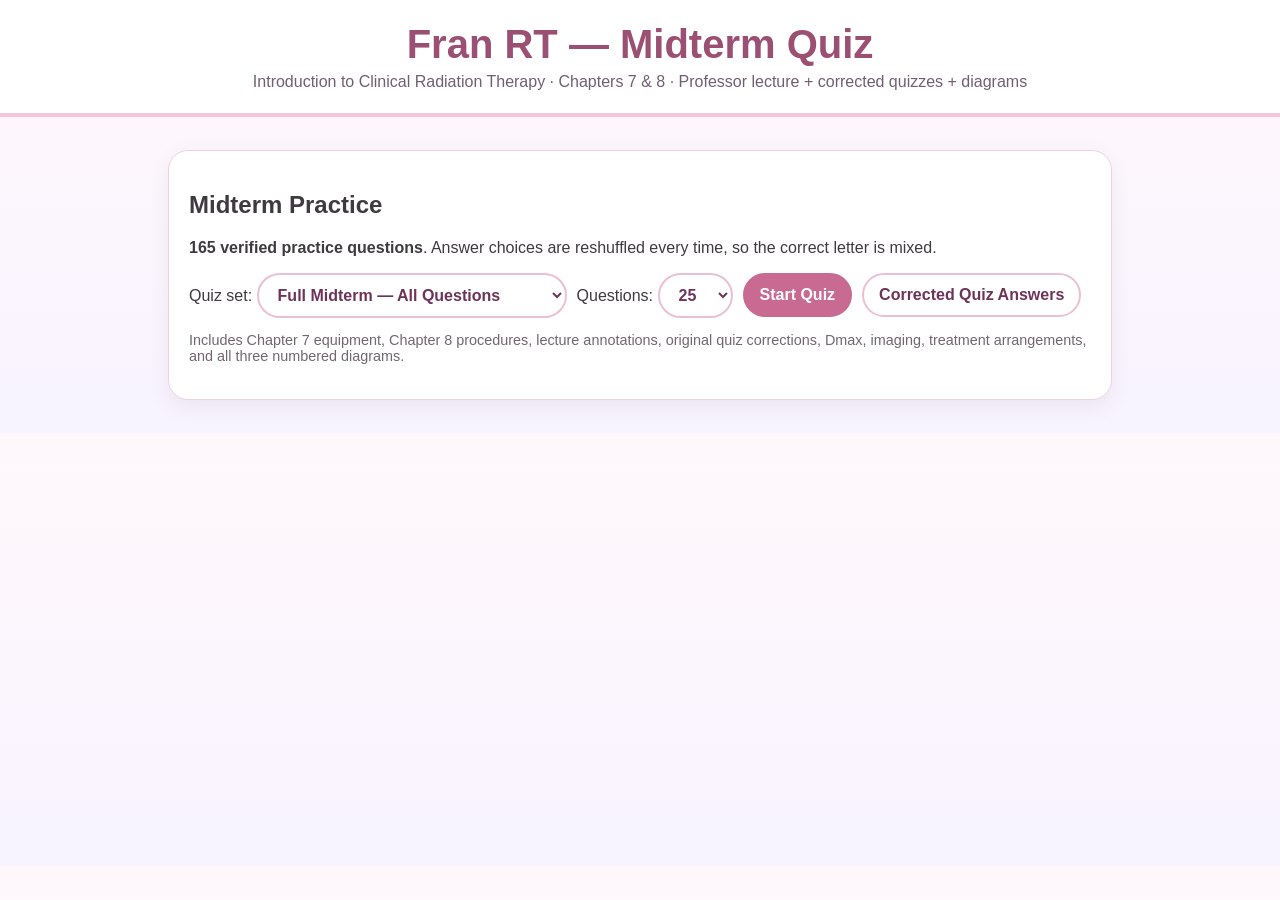
<file: intro-midterm-quiz.html>
<!doctype html>
<html lang="en">
<head>
<meta charset="utf-8">
<meta name="viewport" content="width=device-width,initial-scale=1">
<title>Fran RT — Intro Midterm Chapters 7 & 8</title>
<style>
:root{--pink:#c86a91;--pink2:#e9a9c2;--blush:#fff4f8;--lav:#eee8ff;--ink:#3f3a40;--good:#2e7d4f;--bad:#b13d5b;}
*{box-sizing:border-box} body{margin:0;font-family:Arial,Helvetica,sans-serif;background:linear-gradient(180deg,#fff8fb,#f7f3ff);color:var(--ink)}
header{background:white;border-bottom:4px solid #f3c7d8;padding:22px 16px;text-align:center;position:sticky;top:0;z-index:5}
h1{margin:0;color:#9b4f72;font-size:clamp(1.6rem,4vw,2.5rem)} .sub{margin-top:6px;color:#6f6070}
.wrap{max-width:980px;margin:auto;padding:18px} .card{background:white;border:1px solid #f0d2df;border-radius:20px;padding:20px;margin:15px 0;box-shadow:0 7px 20px rgba(100,70,95,.08)}
.controls{display:flex;gap:10px;flex-wrap:wrap;align-items:center} select,button{font:inherit;border-radius:999px;padding:11px 15px;border:2px solid #ecc0d3;background:white;color:#6f3359;font-weight:700;cursor:pointer}
button.primary{background:var(--pink);color:white;border-color:var(--pink)} button:hover{transform:translateY(-1px)} .tag{display:inline-block;padding:5px 9px;background:var(--lav);border-radius:999px;margin:3px;font-size:.82rem;font-weight:700}
.progress{height:13px;background:#f7d9e5;border-radius:999px;overflow:hidden;margin:12px 0} .bar{height:100%;background:var(--pink);width:0}
.qnum{font-weight:800;color:#9b4f72} .question{font-size:1.25rem;font-weight:800;line-height:1.45;margin:12px 0}
.diagram{width:100%;max-height:520px;object-fit:contain;border:2px solid #ecd6df;border-radius:14px;background:#fff;margin:10px 0 16px}
.option{display:block;width:100%;text-align:left;margin:9px 0;padding:13px 15px;border:2px solid #ecc7d5;border-radius:14px;background:#fff;cursor:pointer}
.option:hover{background:#fff6fa} .option.correct{background:#e5f7eb;border-color:#64a77b;color:#1d5e36} .option.wrong{background:#ffe9ef;border-color:#d16a83;color:#812a42}
.feedback{display:none;margin-top:14px;padding:14px;border-radius:14px;background:#fff3f7;border-left:6px solid var(--pink)} .feedback.show{display:block}
.nav{display:flex;gap:10px;justify-content:space-between;flex-wrap:wrap;margin-top:16px} .score{font-size:2.6rem;font-weight:900;color:#9b4f72}
.small{font-size:.9rem;color:#706770} .missed-item{border-left:5px solid #d16a83;padding:12px;margin:10px 0;background:#fff8fa;border-radius:10px}
.hidden{display:none!important} @media(max-width:600px){header{position:static}.wrap{padding:10px}.card{padding:15px}.question{font-size:1.08rem}}
</style>
</head>
<body>
<header><h1>Fran RT — Midterm Quiz</h1><div class="sub">Introduction to Clinical Radiation Therapy · Chapters 7 & 8 · Professor lecture + corrected quizzes + diagrams</div></header>
<main class="wrap">
<section id="start" class="card">
<h2>Midterm Practice</h2>
<p><b>165 verified practice questions</b>. Answer choices are reshuffled every time, so the correct letter is mixed.</p>
<div class="controls">
<label>Quiz set:
<select id="category"><option value="ALL">Full Midterm — All Questions</option></select></label>
<label>Questions:
<select id="count"><option>25</option><option>50</option><option>75</option><option value="ALL">All</option></select></label>
<button class="primary" onclick="startQuiz()">Start Quiz</button>
<button onclick="showCorrections()">Corrected Quiz Answers</button>
</div>
<p class="small">Includes Chapter 7 equipment, Chapter 8 procedures, lecture annotations, original quiz corrections, Dmax, imaging, treatment arrangements, and all three numbered diagrams.</p>
</section>

<section id="quiz" class="card hidden">
<div class="controls"><span id="catTag" class="tag"></span><span id="scoreLive" class="tag"></span></div>
<div class="progress"><div id="bar" class="bar"></div></div>
<div id="qnum" class="qnum"></div>
<img id="diagram" class="diagram hidden" alt="Numbered radiation therapy diagram">
<div id="question" class="question"></div>
<div id="options"></div>
<div id="feedback" class="feedback"></div>
<div class="nav">
<button onclick="quitQuiz()">← Exit</button>
<button id="nextBtn" class="primary hidden" onclick="nextQuestion()">Next →</button>
</div>
</section>

<section id="result" class="card hidden">
<h2>Quiz Complete</h2><div id="finalScore" class="score"></div><p id="finalText"></p>
<div class="controls"><button class="primary" onclick="startQuiz()">Try Another Set</button><button onclick="showMissed()">Review Missed Questions</button><button onclick="quitQuiz()">Back to Menu</button></div>
<div id="missedList"></div>
</section>

<section id="corrections" class="card hidden">
<h2>Important Original Quiz Corrections</h2>
<ul>
<li><b>Informed consent:</b> purpose, alternatives, benefits, and risks. Daily dose is not part of that specific consent answer.</li>
<li><b>Abutting-field methods — EXCEPT:</b> penumbra method.</li>
<li><b>Medical accelerator hazards:</b> electrical/mechanical problems, wrong dose, wrong area, wrong beam, and collision are genuine safety hazards.</li>
<li><b>Treatment unit status:</b> found at the treatment console.</li>
<li><b>Parallel opposed gantry pair:</b> 310° and 130° because they differ by 180°.</li>
<li><b>Verify & Record:</b> verifies and records parameters; it does not physically position the patient.</li>
<li><b>Core QA team:</b> radiation therapist, radiation oncologist, dosimetrist, and physicist — not the medical oncologist.</li>
</ul>
<button onclick="hideCorrections()">← Back</button>
</section>
</main>
<script>
const IMAGES={"system": "[data-uri]", "photon": "[data-uri]", "electron": "[data-uri]"};
const BANK=[{"q": "Which part of the linear accelerator produces the electrons that will be accelerated?", "correct": "Electron gun", "d": ["Klystron", "Bending magnet", "Primary collimator"], "cat": "Chapter 7 \u2014 LINAC", "exp": "The electron gun is the source of electrons and injects them into the accelerating structure.", "img": null}, {"q": "Which component accelerates electrons in a straight, linear path?", "correct": "Accelerating structure", "d": ["Waveguide", "Circulator", "Dual ionization chamber"], "cat": "Chapter 7 \u2014 LINAC", "exp": "Microwaves and electrons meet inside the accelerating structure, where the electrons gain speed.", "img": null}, {"q": "Which component generates or amplifies high-power microwaves for the accelerator?", "correct": "Klystron or magnetron", "d": ["Electron gun", "Target", "Secondary collimator"], "cat": "Chapter 7 \u2014 LINAC", "exp": "The klystron or magnetron provides the microwave energy used to accelerate electrons.", "img": null}, {"q": "What is the main function of the waveguide?", "correct": "Carry microwave power to the accelerating structure", "d": ["Create electrons", "Convert electrons into photons", "Measure beam symmetry"], "cat": "Chapter 7 \u2014 LINAC", "exp": "The waveguide is a hollow metal pathway that carries microwave energy.", "img": null}, {"q": "What does the circulator do?", "correct": "Directs RF energy into the waveguide and prevents reflected microwaves from returning to the klystron", "d": ["Produces the electron beam", "Rotates the gantry around isocenter", "Changes electrons into photons"], "cat": "Chapter 7 \u2014 LINAC", "exp": "The circulator protects the microwave source from reflected power.", "img": null}, {"q": "What is the purpose of the bending magnet?", "correct": "Redirect the accelerated electron beam toward the treatment head", "d": ["Flatten the photon beam", "Shape the field with tungsten leaves", "Measure dose and symmetry"], "cat": "Chapter 7 \u2014 LINAC", "exp": "The bending magnet turns the electron beam after acceleration.", "img": null}, {"q": "According to the professor review, what range of bending may occur in a medical linear accelerator?", "correct": "About 90\u00b0 to 270\u00b0", "d": ["Exactly 45\u00b0 only", "About 30\u00b0 to 60\u00b0", "Exactly 360\u00b0"], "cat": "Lecture Review", "exp": "The review emphasized that bending magnets may turn the beam about 90\u00b0\u2013270\u00b0.", "img": null}, {"q": "What happens when accelerated electrons strike the X-ray target?", "correct": "High-energy X-rays (photons) are produced", "d": ["The beam becomes lower-energy electrons", "The beam becomes ultrasound", "The beam is automatically collimated to the tumor"], "cat": "Chapter 7 \u2014 Treatment Head", "exp": "The target converts the kinetic energy of electrons into bremsstrahlung X-rays.", "img": null}, {"q": "During electron treatment, what happens to the X-ray target?", "correct": "It retracts out of the beam path", "d": ["It becomes thicker", "It rotates with the couch", "It is replaced by the ion chamber"], "cat": "Chapter 7 \u2014 Treatment Head", "exp": "The target is removed so the electron beam can continue without being converted into photons.", "img": null}, {"q": "Which device is placed in the beam for photon treatment to make the forward-peaked beam more uniform?", "correct": "Flattening filter", "d": ["Scattering foil", "Electron cone", "Cerrobend cutout"], "cat": "Chapter 7 \u2014 Treatment Head", "exp": "The flattening filter spreads and evens out the photon beam.", "img": null}, {"q": "Which device is placed in the beam for electron treatment to spread electrons across the field?", "correct": "Scattering foil", "d": ["Flattening filter", "X-ray target", "Optical distance indicator"], "cat": "Chapter 7 \u2014 Treatment Head", "exp": "Electron treatment uses a scattering foil instead of a flattening filter.", "img": null}, {"q": "Where are the flattening filter and scattering foil housed?", "correct": "On the carousel in the treatment head", "d": ["Inside the treatment couch", "Inside the control console", "Inside the patient support base"], "cat": "Lecture Review", "exp": "The carousel moves the correct beam-modifying device into position.", "img": null}, {"q": "What do the dual ionization chambers monitor?", "correct": "Dose, beam flatness, and symmetry", "d": ["Only patient motion", "Only couch height", "Only field light brightness"], "cat": "Chapter 7 \u2014 Treatment Head", "exp": "The monitor chambers terminate the beam after the planned dose and monitor beam quality.", "img": null}, {"q": "What is the primary collimator designed to do?", "correct": "Limit the maximum field size", "d": ["Create a custom irregular field", "Move the patient laterally", "Generate microwaves"], "cat": "Chapter 7 \u2014 Treatment Head", "exp": "The primary collimator is fixed and limits the largest possible field.", "img": null}, {"q": "Which components are adjusted to create square or rectangular field sizes?", "correct": "Secondary collimator jaws", "d": ["Primary collimator only", "Bending magnet poles", "Ion chamber plates"], "cat": "Chapter 7 \u2014 Treatment Head", "exp": "The secondary jaws set the field size, commonly up to 40 \u00d7 40 cm at isocenter.", "img": null}, {"q": "Which device creates an irregular field shape using many independently moving tungsten leaves?", "correct": "Multileaf collimator (MLC)", "d": ["Primary collimator", "Flattening filter", "Optical distance indicator"], "cat": "Chapter 7 \u2014 Beam Shaping", "exp": "MLC leaves shape the beam and may move dynamically during IMRT or VMAT.", "img": null}, {"q": "Which material is commonly used for custom photon blocks and electron cutouts?", "correct": "Cerrobend (Lipowitz metal)", "d": ["Pure aluminum", "Copper sulfate", "Beryllium only"], "cat": "Chapter 7 \u2014 Beam Shaping", "exp": "Cerrobend has a low melting point and can be poured into custom shapes.", "img": null}, {"q": "Which list gives the Cerrobend composition remembered as \u201cBLT with cheese\u201d?", "correct": "Bismuth, lead, tin, and cadmium", "d": ["Beryllium, lead, tungsten, and copper", "Bismuth, lithium, titanium, and carbon", "Brass, lead, tin, and cobalt"], "cat": "Lecture Review", "exp": "Cerrobend contains bismuth, lead, tin, and cadmium.", "img": null}, {"q": "Why is Cerrobend preferred over pure lead for custom blocks?", "correct": "It melts at a much lower temperature and is easier to reshape", "d": ["It produces the treatment beam", "It has no radiation attenuation", "It increases skin sparing"], "cat": "Chapter 7 \u2014 Beam Shaping", "exp": "Its lower melting point makes fabrication and reuse easier.", "img": null}, {"q": "Which device is required close to the patient for electron treatment?", "correct": "Electron applicator or cone", "d": ["Flattening filter tray", "Cobalt source drawer", "Klystron tube"], "cat": "Lecture Review", "exp": "Electrons spread quickly, so an applicator/cone helps define the field near the patient.", "img": null}, {"q": "The slot below the secondary collimators may hold which items?", "correct": "Wedges, blocks, or compensators", "d": ["Electron gun and waveguide", "Klystron and circulator", "Target and bending magnet"], "cat": "Chapter 7 \u2014 Treatment Head", "exp": "The accessory slot accepts beam-modifying or shaping devices.", "img": null}, {"q": "Which components rotate around the treatment isocenter?", "correct": "Gantry, collimator, and couch", "d": ["Klystron, target, and console", "Waveguide, circulator, and water pump", "Primary collimator, target, and electron gun"], "cat": "Lecture Review", "exp": "The machine isocenter is the common intersection of the gantry, collimator, and couch rotational axes.", "img": null}, {"q": "Is the machine isocenter fixed or movable?", "correct": "Fixed", "d": ["Moves with the patient", "Moves with the gantry angle", "Changes with beam energy"], "cat": "Lecture Review", "exp": "The machine isocenter is fixed. The couch and patient are moved to align the planned target with it.", "img": null}, {"q": "Which major section houses the klystron or magnetron, waveguide, circulator, and cooling system?", "correct": "Drive stand", "d": ["Treatment couch", "Control console", "Patient support assembly"], "cat": "Chapter 7 \u2014 LINAC", "exp": "The drive stand is bolted to the floor and contains the microwave and cooling components.", "img": null}, {"q": "Which major section contains the electron gun, accelerating structure, and treatment head?", "correct": "Gantry", "d": ["Modulator cabinet", "Control console", "Treatment couch pedestal"], "cat": "Chapter 7 \u2014 LINAC", "exp": "These components rotate with the gantry around the patient.", "img": null}, {"q": "What does the modulator cabinet contain?", "correct": "Pulsed power supply", "d": ["Treatment planning computer only", "Cobalt source capsule", "Electron applicator"], "cat": "Chapter 7 \u2014 LINAC", "exp": "The pulsed power supply sends high-voltage pulses to the klystron and electron gun.", "img": null}, {"q": "Where is the treatment console located?", "correct": "Outside the treatment room", "d": ["Inside the gantry head", "Under the treatment couch", "Inside the treatment vault beside the patient"], "cat": "Chapter 7 \u2014 Console", "exp": "Therapists control and monitor treatment from outside the shielded room.", "img": null}, {"q": "Which item is displayed or monitored at the treatment console?", "correct": "Gantry angle, collimator settings, monitor units, interlocks, and beam status", "d": ["Only the patient\u2019s insurance information", "Only room temperature", "Only the treatment couch weight"], "cat": "Chapter 7 \u2014 Console", "exp": "The console displays treatment and machine parameters and interlock status.", "img": null}, {"q": "How are patients monitored during megavoltage treatment?", "correct": "Closed-circuit television and two-way audio", "d": ["Direct visual contact from beside the couch", "Only by pulse oximeter", "Only by the treatment planning system"], "cat": "Chapter 7 \u2014 Safety", "exp": "The therapist leaves the room but maintains audiovisual contact.", "img": null}, {"q": "Which action can interrupt or stop the treatment beam?", "correct": "Beam-off button, key-off, opening the treatment-room door, or emergency-off", "d": ["Closing the collimator jaws only", "Moving the MLC one millimeter", "Changing the room lights"], "cat": "Lecture Review", "exp": "The professor specifically reviewed these beam interruption mechanisms.", "img": null}, {"q": "What does an interlock do?", "correct": "Prevents or stops treatment when a required condition is not satisfied", "d": ["Creates the treatment prescription", "Positions the patient automatically", "Produces the daily DRR"], "cat": "Chapter 7 \u2014 Safety", "exp": "Interlocks protect the patient and machine when parameters are unsafe or incorrect.", "img": null}, {"q": "Which is a recognized medical accelerator hazard?", "correct": "Incorrect dose, wrong treatment area, incorrect beam, or machine collision", "d": ["Use of a correctly programmed dynamic wedge", "Use of an approved treatment plan", "Documenting a time-out"], "cat": "Chapter 7 \u2014 Safety", "exp": "Electrical, mechanical, software, human, and motion errors can cause these hazards.", "img": null}, {"q": "A near miss is best defined as:", "correct": "An incident that did not reach the patient", "d": ["An event that caused permanent harm", "A planned treatment interruption", "A deliberate violation"], "cat": "Chapter 7 \u2014 Safety", "exp": "A near miss is caught before it reaches the patient.", "img": null}, {"q": "A violation is best defined as:", "correct": "A deliberate deviation from a rule, standard, or procedure", "d": ["An unavoidable equipment failure", "A harmless imaging artifact", "A normal treatment delay"], "cat": "Chapter 7 \u2014 Safety", "exp": "Violations are intentional departures from established procedures.", "img": null}, {"q": "Which specialized unit combines a linear accelerator with CT-style helical delivery?", "correct": "TomoTherapy", "d": ["Cobalt teletherapy only", "Orthovoltage unit", "Gamma camera"], "cat": "Chapter 7 \u2014 Specialized Units", "exp": "TomoTherapy delivers helical IMRT while the couch moves through the bore.", "img": null}, {"q": "Which statement about TomoTherapy is correct?", "correct": "It uses helical photon delivery and built-in daily imaging", "d": ["It is primarily an electron-only unit", "It has an exposed external imaging arm only", "It cannot rotate around the patient"], "cat": "Lecture Review", "exp": "Its imaging components are housed inside the unit, and it is photon-only.", "img": null}, {"q": "Which units may use daily IGRT even when the imaging hardware is not externally visible?", "correct": "TomoTherapy, Halcyon, and Ethos", "d": ["Only orthovoltage units", "Only cobalt units", "Only superficial units"], "cat": "Lecture Review", "exp": "Their imaging components are housed inside the gantry or bore.", "img": null}, {"q": "What is the main difference between a standard couch and a 6DOF robotic couch?", "correct": "The robotic couch adds pitch, roll, and yaw corrections", "d": ["The standard couch cannot move vertically", "The robotic couch cannot rotate", "The standard couch has no longitudinal motion"], "cat": "Chapter 7 \u2014 Couch", "exp": "A 6DOF couch corrects translations plus rotational errors.", "img": null}, {"q": "What is Dmax?", "correct": "The depth below the surface where the maximum dose is deposited", "d": ["The maximum gantry angle", "The total prescribed dose", "The distance from source to couch"], "cat": "Chapter 7 \u2014 Dmax", "exp": "Dmax is the depth of maximum dose buildup.", "img": null}, {"q": "How does Dmax generally change as photon beam energy increases?", "correct": "It becomes deeper", "d": ["It moves to the skin surface", "It remains exactly 0.5 cm", "It becomes shallower"], "cat": "Chapter 7 \u2014 Dmax", "exp": "Higher-energy beams have greater penetration and more skin sparing.", "img": null}, {"q": "What is the Dmax for Superficial?", "correct": "0.0 cm", "d": ["3.0 cm", "5.0 cm", "3.5 cm"], "cat": "Chapter 7 \u2014 Dmax", "exp": "The course review table gives Superficial a Dmax of 0.0 cm.", "img": null}, {"q": "What is the Dmax for Orthovoltage?", "correct": "0.0 cm", "d": ["0.5 cm", "1.0 cm", "3.5 cm"], "cat": "Chapter 7 \u2014 Dmax", "exp": "The course review table gives Orthovoltage a Dmax of 0.0 cm.", "img": null}, {"q": "What is the Dmax for Cobalt-60?", "correct": "0.5 cm", "d": ["2.5 cm", "1.0 cm", "0.0 cm"], "cat": "Chapter 7 \u2014 Dmax", "exp": "The course review table gives Cobalt-60 a Dmax of 0.5 cm.", "img": null}, {"q": "What is the Dmax for 4 MV?", "correct": "1.0 cm", "d": ["3.5 cm", "3.0 cm", "2.5 cm"], "cat": "Chapter 7 \u2014 Dmax", "exp": "The course review table gives 4 MV a Dmax of 1.0 cm.", "img": null}, {"q": "What is the Dmax for 6 MV?", "correct": "1.5 cm", "d": ["5.0 cm", "3.0 cm", "0.0 cm"], "cat": "Chapter 7 \u2014 Dmax", "exp": "The course review table gives 6 MV a Dmax of 1.5 cm.", "img": null}, {"q": "What is the Dmax for 10 MV?", "correct": "2.5 cm", "d": ["1.0 cm", "3.0 cm", "1.5 cm"], "cat": "Chapter 7 \u2014 Dmax", "exp": "The course review table gives 10 MV a Dmax of 2.5 cm.", "img": null}, {"q": "What is the Dmax for 15 MV?", "correct": "3.0 cm", "d": ["0.5 cm", "3.5 cm", "5.0 cm"], "cat": "Chapter 7 \u2014 Dmax", "exp": "The course review table gives 15 MV a Dmax of 3.0 cm.", "img": null}, {"q": "What is the Dmax for 20 MV?", "correct": "3.5 cm", "d": ["1.0 cm", "0.0 cm", "1.5 cm"], "cat": "Chapter 7 \u2014 Dmax", "exp": "The course review table gives 20 MV a Dmax of 3.5 cm.", "img": null}, {"q": "What is the Dmax for 25 MV?", "correct": "5.0 cm", "d": ["3.0 cm", "1.5 cm", "0.0 cm"], "cat": "Chapter 7 \u2014 Dmax", "exp": "The course review table gives 25 MV a Dmax of 5.0 cm.", "img": null}, {"q": "Which treatment unit has the least skin sparing?", "correct": "Orthovoltage", "d": ["Cobalt-60", "6 MV linac", "10 MV linac"], "cat": "Chapter 7 \u2014 Dmax", "exp": "Orthovoltage deposits maximum dose at the surface.", "img": null}, {"q": "Cobalt-60 emits which two gamma-ray energies?", "correct": "1.17 MeV and 1.33 MeV", "d": ["0.5 MeV and 1.0 MeV", "6 MeV and 15 MeV", "1.25 MeV and 5.26 MeV"], "cat": "Chapter 7 \u2014 Cobalt", "exp": "Their average energy is approximately 1.25 MeV.", "img": null}, {"q": "What is the effective average energy of Cobalt-60 gamma rays?", "correct": "1.25 MeV", "d": ["0.50 MeV", "5.26 MeV", "2.50 MeV"], "cat": "Chapter 7 \u2014 Cobalt", "exp": "The average of 1.17 and 1.33 MeV is about 1.25 MeV.", "img": null}, {"q": "What is the half-life of Cobalt-60?", "correct": "5.26 years", "d": ["1.25 years", "10 years", "30 days"], "cat": "Chapter 7 \u2014 Cobalt", "exp": "The lecture emphasized 5.26 years.", "img": null}, {"q": "Approximately how much does Cobalt-60 output decrease each month?", "correct": "1%", "d": ["5%", "0.01%", "10%"], "cat": "Chapter 7 \u2014 Cobalt", "exp": "A monthly decay correction is needed because output falls about 1% per month.", "img": null}, {"q": "Which beam energy units are classified as kilovoltage treatments?", "correct": "Contact, superficial, and orthovoltage", "d": ["Cobalt-60 and 6 MV only", "10 MV through 25 MV", "Only proton therapy"], "cat": "Chapter 7 \u2014 Low-Dose Units", "exp": "These low-energy X-ray units are measured in kV.", "img": null}, {"q": "Which approximate range matches superficial therapy?", "correct": "40\u2013150 kV", "d": ["1\u20135 MV", "6\u201325 MV", "500\u20131000 MV"], "cat": "Chapter 7 \u2014 Low-Dose Units", "exp": "The study guide lists superficial therapy at approximately 40\u2013150 kV.", "img": null}, {"q": "Which approximate range matches orthovoltage therapy in the course review?", "correct": "100\u2013500 kV", "d": ["Under 50 kV", "6\u201325 MV", "1.17\u20131.33 MV only"], "cat": "Chapter 7 \u2014 Low-Dose Units", "exp": "The study guide lists orthovoltage at approximately 100\u2013500 kV.", "img": null}, {"q": "Who is authorized to prescribe radiation treatment?", "correct": "Radiation oncologist", "d": ["Medical oncologist", "Radiation therapist", "Medical dosimetrist"], "cat": "Chapter 8 \u2014 Prescription", "exp": "Radiation may be delivered only under a signed prescription from the radiation oncologist.", "img": null}, {"q": "Which elements belong in the radiation prescription?", "correct": "Treatment site, method of delivery, dose per fraction, number of fractions, and total dose", "d": ["Only diagnosis and insurance authorization", "Only beam energy and field size", "Only patient position and appointment time"], "cat": "Chapter 8 \u2014 Prescription", "exp": "These are the core prescription elements emphasized in the course.", "img": null}, {"q": "When must the radiation prescription be signed?", "correct": "Before treatment begins", "d": ["At the end of the treatment course", "After the first fraction", "Only when a change occurs"], "cat": "Chapter 8 \u2014 Prescription", "exp": "The signed prescription must be present before radiation is delivered.", "img": null}, {"q": "Which items must be complete before administering radiation?", "correct": "Informed consent, signed prescription, and approved treatment plan", "d": ["Only a treatment schedule and room assignment", "Only a signed plan and wedge", "Only patient identification"], "cat": "Original Quiz Corrections", "exp": "The original quiz item is corrected to consent + prescription + approved plan.", "img": null}, {"q": "Informed consent includes which information?", "correct": "Purpose, alternatives, benefits, and risks", "d": ["Daily dose only", "Machine serial number", "Treatment couch coordinates only"], "cat": "Original Quiz Corrections", "exp": "Dose per day is not one of the core informed-consent elements in that quiz question.", "img": null}, {"q": "What is the main goal of radiation treatment planning?", "correct": "Deliver the prescribed dose to the target while minimizing dose to normal tissue", "d": ["Maximize entrance dose to the skin", "Deliver the same dose to all body tissues", "Avoid all imaging before treatment"], "cat": "Chapter 8 \u2014 Planning", "exp": "The plan aims for target coverage and normal tissue protection.", "img": null}, {"q": "What does 3D-CRT use?", "correct": "Forward planning", "d": ["Inverse planning only", "No computer planning", "Helical planning only"], "cat": "Chapter 8 \u2014 Planning", "exp": "3D conformal plans are developed by testing beam arrangements.", "img": null}, {"q": "What does IMRT use?", "correct": "Inverse planning", "d": ["Forward planning only", "Manual cobalt decay planning", "No dose constraints"], "cat": "Chapter 8 \u2014 Planning", "exp": "Dose objectives and constraints are entered first, and the computer optimizes the beams.", "img": null}, {"q": "What makes IMRT different from conventional or 3D conformal treatment?", "correct": "It delivers nonuniform intensity across the field using dynamic MLC movement", "d": ["It uses no collimation", "It treats only the skin surface", "It never uses imaging"], "cat": "Chapter 8 \u2014 Planning", "exp": "IMRT modulates intensity to shape dose around targets and critical structures.", "img": null}, {"q": "What makes VMAT different from fixed-field IMRT?", "correct": "The gantry arcs around the patient while MLC positions and beam delivery change", "d": ["It uses only a stationary cobalt source", "It cannot use MLCs", "It is always a single electron field"], "cat": "Chapter 8 \u2014 Planning", "exp": "VMAT combines dynamic MLC motion with gantry rotation.", "img": null}, {"q": "Why is collision clearance especially important for VMAT?", "correct": "The gantry rotates around the patient and couch", "d": ["The patient must stand during treatment", "The beam comes from below the floor only", "The MLC is outside the gantry"], "cat": "Lecture Review", "exp": "Lateral couch position and patient size can affect gantry clearance.", "img": null}, {"q": "What is conventional fractionation?", "correct": "Usually about 180\u2013200 cGy per fraction over several weeks", "d": ["One very large fraction only", "Less than 50 cGy once a week", "Two fractions every hour"], "cat": "Chapter 8 \u2014 Fractionation", "exp": "The lecture examples included 50 Gy/25 fx and 54 Gy/30 fx.", "img": null}, {"q": "What is hypofractionation?", "correct": "Larger dose per fraction with fewer treatments", "d": ["Smaller dose twice daily", "A longer total course with more fractions", "A break in treatment caused by illness"], "cat": "Chapter 8 \u2014 Fractionation", "exp": "SRS and SBRT are examples of highly precise hypofractionated treatment.", "img": null}, {"q": "What is hyperfractionation?", "correct": "Smaller doses given more than once per day", "d": ["One large dose only", "A treatment delay over a holiday", "A larger dose with fewer fractions"], "cat": "Chapter 8 \u2014 Fractionation", "exp": "The lecture described smaller fractions, commonly BID.", "img": null}, {"q": "What does fractionation describe?", "correct": "How the total dose is divided into individual treatment doses", "d": ["The total calendar time including breaks", "Only the number of fields", "Only the patient\u2019s appointment time"], "cat": "Lecture Review", "exp": "Fractionation is the division of total dose into daily fractions.", "img": null}, {"q": "What does protraction describe?", "correct": "The planned time or number of treatments over which the course is delivered", "d": ["Only the dose in one fraction", "The dose falloff at the field edge", "The patient\u2019s breathing motion"], "cat": "Lecture Review", "exp": "Examples include 30 fractions or a planned 6-week course.", "img": null}, {"q": "What do elapsed days describe?", "correct": "Total calendar time from first treatment to completion, including breaks and holidays", "d": ["Only treatment days with beam-on", "Only the prescribed number of fractions", "Only the time for one treatment field"], "cat": "Lecture Review", "exp": "Elapsed days include interruptions and missed treatment days.", "img": null}, {"q": "Why can a long unplanned break in treatment matter?", "correct": "It may reduce treatment effectiveness", "d": ["It increases beam flatness", "It eliminates the need for imaging", "It changes photons into electrons"], "cat": "Lecture Review", "exp": "The professor emphasized completing treatment in the planned timeframe.", "img": null}, {"q": "What is bolus?", "correct": "Tissue-equivalent material placed on or near the skin", "d": ["A metal block used only inside the head", "A device that generates microwaves", "A camera used for SGRT"], "cat": "Chapter 8 \u2014 Beam Modifiers", "exp": "Bolus fills gaps, corrects irregular surfaces, and brings dose toward the skin.", "img": null}, {"q": "Which is an example of bolus material?", "correct": "Superflab", "d": ["Tungsten MLC leaf", "Klystron tube", "Bending magnet"], "cat": "Chapter 8 \u2014 Beam Modifiers", "exp": "Wet gauze, Superflab, and Vaseline gauze were listed in the lecture.", "img": null}, {"q": "How is a compensator different from bolus?", "correct": "It corrects for irregular surfaces while preserving skin sparing", "d": ["It always removes all skin sparing", "It produces the electron beam", "It is used only for patient identification"], "cat": "Chapter 8 \u2014 Beam Modifiers", "exp": "A compensator is separated from the patient by an air gap.", "img": null}, {"q": "What is the main purpose of a wedge?", "correct": "Modify and shape the dose distribution", "d": ["Create electrons", "Measure patient motion", "Record the prescription"], "cat": "Chapter 8 \u2014 Beam Modifiers", "exp": "The thick heel attenuates more than the thin toe.", "img": null}, {"q": "Which wedge angles were emphasized?", "correct": "15\u00b0, 30\u00b0, 45\u00b0, and 60\u00b0", "d": ["10\u00b0, 20\u00b0, 70\u00b0, and 90\u00b0", "5\u00b0, 25\u00b0, 50\u00b0, and 75\u00b0", "Only 90\u00b0"], "cat": "Chapter 8 \u2014 Beam Modifiers", "exp": "These are the standard physical wedge angles in the course materials.", "img": null}, {"q": "How does a dynamic wedge create a wedge-shaped dose distribution?", "correct": "Computer-controlled movement of a collimator jaw", "d": ["A physical lead wedge placed on the skin", "Rotating the treatment couch continuously", "Changing the Cobalt source activity"], "cat": "Chapter 8 \u2014 Beam Modifiers", "exp": "A dynamic wedge uses jaw motion rather than a physical wedge.", "img": null}, {"q": "What is SRS?", "correct": "Stereotactic radiosurgery, usually for small intracranial targets and often one fraction", "d": ["A superficial kilovoltage skin treatment", "A daily whole-body electron treatment", "A type of hospital EMR"], "cat": "Chapter 8 \u2014 Specialized Therapy", "exp": "SRS is highly precise and commonly used for intracranial lesions.", "img": null}, {"q": "What is SBRT or SABR?", "correct": "High-dose stereotactic treatment for small targets outside the cranium, delivered in a few fractions", "d": ["A low-dose orthovoltage technique", "A treatment record system", "A method for making a DRR"], "cat": "Chapter 8 \u2014 Specialized Therapy", "exp": "SBRT/SABR is a precise hypofractionated body treatment.", "img": null}, {"q": "What is adaptive radiation therapy?", "correct": "Developing a new or modified plan to account for anatomic changes during the course", "d": ["Using the same plan regardless of changes", "Delivering only one fraction", "Treating only with cobalt"], "cat": "Chapter 8 \u2014 Specialized Therapy", "exp": "Adaptive therapy responds to changes such as weight loss or tumor shrinkage.", "img": null}, {"q": "Which strategies can manage respiratory tumor motion?", "correct": "Free breathing, abdominal compression, breath hold, gating, and tracking", "d": ["Only adding bolus", "Only increasing field size without assessment", "Only changing the wedge angle"], "cat": "Chapter 8 \u2014 Motion Management", "exp": "The lecture listed these motion-management strategies.", "img": null}, {"q": "What does respiratory gating do?", "correct": "Allows beam delivery only during an acceptable part of the breathing cycle", "d": ["Keeps the beam on continuously regardless of motion", "Measures Cobalt decay", "Creates the treatment prescription"], "cat": "Chapter 8 \u2014 Motion Management", "exp": "The beam stops when the target moves outside the allowed range.", "img": null}, {"q": "What is a geographical miss?", "correct": "The target moves partly or completely outside the intended treatment field", "d": ["The field has perfect coverage", "The dose is documented correctly", "A near miss that never reaches the patient"], "cat": "Chapter 8 \u2014 Motion Management", "exp": "Unmanaged organ motion can cause the radiation beam to miss the target.", "img": null}, {"q": "What is IGRT?", "correct": "Imaging before or during treatment to verify and correct patient or target position", "d": ["A method that creates a uniform beam intensity", "A type of informed consent", "A method that replaces the prescription"], "cat": "Chapter 8 \u2014 Imaging", "exp": "IGRT improves localization using kV, MV, CBCT, MRI, ultrasound, or surface systems.", "img": null}, {"q": "Which statement correctly describes portal imaging?", "correct": "It uses the MV treatment beam and shows field shape/projection plus isocenter", "d": ["It uses only ultrasound and shows no field shape", "It uses a separate kV tube and always provides 3D anatomy", "It is a surface-camera system"], "cat": "Lecture Review", "exp": "The professor emphasized field shape and isocenter as the portal-image information.", "img": null}, {"q": "Why is a double-exposure portal image used?", "correct": "One exposure shows the treatment field, and the second wider exposure shows surrounding anatomy", "d": ["To double the prescribed treatment dose", "To create a CBCT scan", "To verify Cobalt source activity"], "cat": "Lecture Review", "exp": "The wider exposure provides background anatomy for alignment.", "img": null}, {"q": "What does kV imaging mainly verify in the professor\u2019s review?", "correct": "Isocenter and patient alignment", "d": ["The exact dynamic MLC fluence only", "Cobalt source half-life", "The treatment prescription signature"], "cat": "Lecture Review", "exp": "kV images generally do not show the actual treatment field shape.", "img": null}, {"q": "What is an orthogonal pair?", "correct": "Two images taken 90\u00b0 apart", "d": ["Two fields 180\u00b0 apart", "Three setup marks", "Two wedges with the same angle"], "cat": "Chapter 8 \u2014 Imaging", "exp": "Common examples are AP and lateral images.", "img": null}, {"q": "What does EPID stand for?", "correct": "Electronic Portal Imaging Device", "d": ["External Patient Isocenter Detector", "Electronic Prescription Information Display", "Energy Planning Imaging Device"], "cat": "Chapter 8 \u2014 Imaging", "exp": "EPID captures portal images using the MV treatment beam.", "img": null}, {"q": "What energy is traditionally used for EPID portal imaging?", "correct": "Megavoltage (MV)", "d": ["Ultrasound", "Radiofrequency only", "Visible light"], "cat": "Chapter 8 \u2014 Imaging", "exp": "The treatment beam itself forms the image.", "img": null}, {"q": "What does OBI stand for?", "correct": "On-Board Imager", "d": ["Optical Beam Interlock", "Online Bolus Indicator", "Orthogonal Beam Isocenter"], "cat": "Chapter 8 \u2014 Imaging", "exp": "OBI is the gantry-mounted kV imaging system.", "img": null}, {"q": "What does CBCT provide?", "correct": "A 3D volumetric image of patient anatomy", "d": ["Only a skin-surface photograph", "Only a treatment field light", "Only a handwritten dose record"], "cat": "Chapter 8 \u2014 Imaging", "exp": "Cone-beam CT gives volumetric localization before treatment.", "img": null}, {"q": "What is SGRT?", "correct": "Camera-based surface guidance that monitors the patient\u2019s external surface in real time", "d": ["A Cobalt source replacement system", "A type of physical wedge", "A radiation prescription method"], "cat": "Chapter 8 \u2014 Imaging", "exp": "SGRT can assist setup and motion monitoring, especially in SRS/SBRT and breath-hold.", "img": null}, {"q": "What is a DRR?", "correct": "Digitally reconstructed radiograph generated from the planning CT", "d": ["A daily radiation record only", "A dynamic radiation response", "A dose-rate regulator"], "cat": "Chapter 8 \u2014 Imaging", "exp": "DRRs are reference images used for comparison with treatment images.", "img": null}, {"q": "What is BEV?", "correct": "Beam\u2019s-eye view", "d": ["Biologic energy value", "Beam entrance verification", "Bolus-equivalent volume"], "cat": "Chapter 8 \u2014 Imaging", "exp": "BEV shows the treatment field from the beam\u2019s perspective.", "img": null}, {"q": "What is triangulation?", "correct": "Three-point patient alignment using room lasers and setup marks", "d": ["Selecting a wedge angle", "Calculating Cobalt decay", "Creating a three-field treatment plan"], "cat": "Chapter 8 \u2014 Setup", "exp": "The three marks align vertical, longitudinal/transverse, and sagittal planes.", "img": null}, {"q": "Where do the treatment room lasers intersect?", "correct": "At machine isocenter", "d": ["At the control console", "At the klystron", "At the modulator cabinet"], "cat": "Chapter 8 \u2014 Setup", "exp": "The lasers identify the fixed machine isocenter in the room.", "img": null}, {"q": "Which is a recommended setup landmark?", "correct": "Tattoo, semipermanent mark, palpable bony landmark, or fiducial", "d": ["Klystron pulse", "Cobalt decay chart", "Flattening filter angle"], "cat": "Chapter 8 \u2014 Setup", "exp": "These landmarks help reproduce the patient\u2019s position.", "img": null}, {"q": "What are the 3 C\u2019s or 3 R\u2019s?", "correct": "Correct/right patient, correct/right site, and correct/right procedure", "d": ["Couch, collimator, and console", "CT, CBCT, and CCTV", "Cobalt, Cerrobend, and collimator"], "cat": "Chapter 8 \u2014 Safety", "exp": "These are confirmed during the pre-treatment time-out.", "img": null}, {"q": "What is the correct general order for treatment delivery?", "correct": "Prepare room \u2192 identify patient \u2192 align/setup and image \u2192 beam on/monitor \u2192 complete record", "d": ["Beam on \u2192 identify patient \u2192 prepare room \u2192 image", "Complete record \u2192 beam on \u2192 prepare room", "Image \u2192 discharge patient \u2192 review prescription"], "cat": "Chapter 8 \u2014 Workflow", "exp": "This follows the task-analysis order taught in the course.", "img": null}, {"q": "What does the Record and Verify system do?", "correct": "Stores authorized treatment parameters, checks machine settings, prevents out-of-tolerance beam-on, and records delivery", "d": ["Positions the patient without therapist review", "Creates electrons and microwaves", "Replaces the therapist\u2019s responsibility"], "cat": "Chapter 8 \u2014 Record & Verify", "exp": "V&R assists the therapist but does not replace professional judgment.", "img": null}, {"q": "Which statement about the Verify and Record system is false?", "correct": "It is responsible for physically positioning the patient", "d": ["It records treatment parameters", "It compares settings with the authorized plan", "It may prevent beam-on when settings are outside tolerance"], "cat": "Original Quiz Corrections", "exp": "The therapist positions the patient; the system verifies and records parameters.", "img": null}, {"q": "How should an error in a paper treatment record be corrected?", "correct": "Draw one line through it, then initial/date according to policy", "d": ["Erase it completely", "Use correction fluid", "Scratch it out until unreadable"], "cat": "Lecture Review", "exp": "The original entry must remain legible for legal record integrity.", "img": null}, {"q": "What is a hinge angle?", "correct": "The angle between the central rays of two intersecting treatment beams", "d": ["The angle of the couch top only", "The MLC leaf-tip angle", "The angle between a laser and the floor"], "cat": "Chapter 8 \u2014 Beam Arrangements", "exp": "A parallel-opposed pair has a 180\u00b0 hinge angle.", "img": null}, {"q": "Which field arrangement is parallel opposed?", "correct": "Two beams separated by 180\u00b0", "d": ["Two beams separated by 90\u00b0", "Three beams separated by 120\u00b0", "Any two tangential breast fields"], "cat": "Chapter 8 \u2014 Beam Arrangements", "exp": "Examples include AP/PA and right/left laterals.", "img": null}, {"q": "Which gantry pair is parallel opposed?", "correct": "310\u00b0 and 130\u00b0", "d": ["90\u00b0 and 280\u00b0", "0\u00b0 and 90\u00b0", "180\u00b0 and 10\u00b0"], "cat": "Original Quiz Corrections", "exp": "310\u00b0 and 130\u00b0 differ by exactly 180\u00b0.", "img": null}, {"q": "Which opposing-field technique is commonly used for breast treatment?", "correct": "Tangential fields", "d": ["Four-field box", "AP/PA whole pelvis", "Electron arc"], "cat": "Chapter 8 \u2014 Beam Arrangements", "exp": "Tangents enter along the contour of the breast.", "img": null}, {"q": "What is feathering?", "correct": "Shifting an abutting-field junction during the treatment course to reduce hot spots", "d": ["Placing bolus on the skin", "Opening both jaws to maximum", "Increasing dose at the junction every day"], "cat": "Chapter 8 \u2014 Field Matching", "exp": "Moving the junction spreads overlap dose over a larger region.", "img": null}, {"q": "Which is NOT a recognized method for managing abutting field junctions in the course material?", "correct": "Penumbra method", "d": ["Feathering", "Planned gaps", "Nondivergent beam edges"], "cat": "Original Quiz Corrections", "exp": "The quiz correction is penumbra method.", "img": null}, {"q": "What does gapping mean?", "correct": "Leaving a calculated space between adjacent field edges", "d": ["Overlapping fields completely", "Rotating the couch 90\u00b0", "Using no field border"], "cat": "Chapter 8 \u2014 Field Matching", "exp": "A planned gap helps reduce overdose at a divergent junction.", "img": null}, {"q": "How can a nondivergent field edge be created?", "correct": "With an asymmetric jaw or half-beam block", "d": ["By increasing patient motion", "By removing all collimation", "By using only a physical wedge"], "cat": "Chapter 8 \u2014 Field Matching", "exp": "A nondivergent edge is useful when matching adjacent fields.", "img": null}, {"q": "Which device shapes an electron treatment field?", "correct": "Cerrobend electron cutout", "d": ["Flattening filter", "Photon wedge only", "Primary collimator alone"], "cat": "Original Quiz Corrections", "exp": "Electron cutouts are placed in the applicator to shape the field.", "img": null}, {"q": "What is the main clinical use of electrons?", "correct": "Treat superficial lesions close to the skin", "d": ["Treat very deep brain tumors only", "Replace all photon treatments", "Create CT images"], "cat": "Original Quiz Corrections", "exp": "Electrons have a finite range and are useful for shallow targets.", "img": null}, {"q": "What is penumbra?", "correct": "The dose falloff or less-sharp edge of a radiation field", "d": ["The center of maximum dose", "The total treatment time", "The distance between two fractions"], "cat": "Lecture Review", "exp": "The professor described it as the fuzzy or uncertain field edge.", "img": null}, {"q": "Which group is the core radiation treatment team responsible for departmental QA?", "correct": "Radiation therapist, radiation oncologist, dosimetrist, and physicist", "d": ["Medical oncologist, nurse, receptionist, and social worker", "Surgeon, pathologist, pharmacist, and therapist", "Dietitian, nurse, scheduler, and medical oncologist"], "cat": "Chapter 8 \u2014 Team", "exp": "The medical oncologist is not part of the core radiation oncology QA team.", "img": null}, {"q": "Which task is NOT a radiation therapist responsibility?", "correct": "Producing the patient\u2019s treatment plan", "d": ["Delivering treatments", "Operating and monitoring equipment", "Maintaining treatment records"], "cat": "Original Quiz Corrections", "exp": "The dosimetrist develops the treatment plan; the therapist delivers it.", "img": null}, {"q": "What information may be included in the radiation oncology EMR?", "correct": "Diagnosis/stage, schedule, prescription, plan, imaging, and daily treatment details", "d": ["Only billing information", "Only laboratory values", "Only the patient\u2019s home address"], "cat": "Chapter 8 \u2014 EMR", "exp": "Radiation oncology EMRs integrate planning, delivery, and documentation.", "img": null}, {"q": "Which are examples of radiation oncology Record and Verify systems?", "correct": "ARIA and MOSAIQ", "d": ["Epic and Microsoft Word only", "OBI and EPID", "SGRT and CBCT"], "cat": "Chapter 8 \u2014 EMR", "exp": "ARIA and MOSAIQ are common radiation oncology information systems.", "img": null}, {"q": "Why must the treatment history be reviewed?", "correct": "To confirm prior fractions, cumulative dose, settings, images, and any prescription changes", "d": ["To determine the patient\u2019s insurance copay only", "To avoid using the treatment plan", "To replace patient identification"], "cat": "Chapter 8 \u2014 Workflow", "exp": "Reviewing history helps prevent duplicate, missed, or incorrect treatment.", "img": null}, {"q": "Where would the therapist find the treatment unit\u2019s current status and interlock information?", "correct": "At the treatment console", "d": ["In the patient\u2019s consent form", "On the bolus package", "In the dosimetrist\u2019s office only"], "cat": "Original Quiz Corrections", "exp": "The console displays unit ready-state and interlocks.", "img": null}, {"q": "On the numbered LINAC system diagram, what is number 1?", "correct": "Modulator cabinet", "d": ["Control console", "Vacuum system", "Klystron"], "cat": "Diagrams \u2014 LINAC System", "exp": "Number 1 is the Modulator cabinet.", "img": "system"}, {"q": "On the numbered LINAC system diagram, what is number 2?", "correct": "Control console", "d": ["Drive stand", "Magnet and treatment head", "Circulator"], "cat": "Diagrams \u2014 LINAC System", "exp": "Number 2 is the Control console.", "img": "system"}, {"q": "On the numbered LINAC system diagram, what is number 3?", "correct": "Drive stand", "d": ["Treatment couch", "Magnet and treatment head", "Waveguide"], "cat": "Diagrams \u2014 LINAC System", "exp": "Number 3 is the Drive stand.", "img": "system"}, {"q": "On the numbered LINAC system diagram, what is number 4?", "correct": "Gantry", "d": ["Treatment couch", "Klystron", "AFC system"], "cat": "Diagrams \u2014 LINAC System", "exp": "Number 4 is the Gantry.", "img": "system"}, {"q": "On the numbered LINAC system diagram, what is number 5?", "correct": "Vacuum system", "d": ["Control console", "Gantry", "Modulator cabinet"], "cat": "Diagrams \u2014 LINAC System", "exp": "Number 5 is the Vacuum system.", "img": "system"}, {"q": "On the numbered LINAC system diagram, what is number 6?", "correct": "Magnet and treatment head", "d": ["Control console", "Drive stand", "Gantry"], "cat": "Diagrams \u2014 LINAC System", "exp": "Number 6 is the Magnet and treatment head.", "img": "system"}, {"q": "On the numbered LINAC system diagram, what is number 7?", "correct": "AFC system", "d": ["Drive stand", "Cooling water system", "Treatment couch"], "cat": "Diagrams \u2014 LINAC System", "exp": "Number 7 is the AFC system.", "img": "system"}, {"q": "On the numbered LINAC system diagram, what is number 8?", "correct": "Electron gun", "d": ["Circulator", "Vacuum system", "Treatment couch"], "cat": "Diagrams \u2014 LINAC System", "exp": "Number 8 is the Electron gun.", "img": "system"}, {"q": "On the numbered LINAC system diagram, what is number 9?", "correct": "Waveguide", "d": ["Control console", "Drive stand", "Circulator"], "cat": "Diagrams \u2014 LINAC System", "exp": "Number 9 is the Waveguide.", "img": "system"}, {"q": "On the numbered LINAC system diagram, what is number 10?", "correct": "Circulator", "d": ["Waveguide", "AFC system", "Modulator cabinet"], "cat": "Diagrams \u2014 LINAC System", "exp": "Number 10 is the Circulator.", "img": "system"}, {"q": "On the numbered LINAC system diagram, what is number 11?", "correct": "Klystron", "d": ["Vacuum system", "Electron gun", "Gantry"], "cat": "Diagrams \u2014 LINAC System", "exp": "Number 11 is the Klystron.", "img": "system"}, {"q": "On the numbered LINAC system diagram, what is number 12?", "correct": "Cooling water system", "d": ["AFC system", "Circulator", "Waveguide"], "cat": "Diagrams \u2014 LINAC System", "exp": "Number 12 is the Cooling water system.", "img": "system"}, {"q": "On the numbered LINAC system diagram, what is number 13?", "correct": "Treatment couch", "d": ["Gantry", "Waveguide", "Drive stand"], "cat": "Diagrams \u2014 LINAC System", "exp": "Number 13 is the Treatment couch.", "img": "system"}, {"q": "On the LINAC system diagram, which number produces the electrons?", "correct": "8", "d": ["9", "10", "11"], "cat": "Diagrams \u2014 LINAC System", "exp": "Number 8 is the electron gun.", "img": "system"}, {"q": "On the LINAC system diagram, which number carries microwave energy toward the accelerator?", "correct": "9", "d": ["8", "10", "12"], "cat": "Diagrams \u2014 LINAC System", "exp": "Number 9 is the waveguide.", "img": "system"}, {"q": "On the LINAC system diagram, which number is the microwave source/amplifier?", "correct": "11", "d": ["8", "9", "12"], "cat": "Diagrams \u2014 LINAC System", "exp": "Number 11 is the klystron.", "img": "system"}, {"q": "On the LINAC system diagram, which number prevents reflected microwave power from returning to the klystron?", "correct": "10", "d": ["7", "9", "12"], "cat": "Diagrams \u2014 LINAC System", "exp": "Number 10 is the circulator.", "img": "system"}, {"q": "On the LINAC system diagram, where is the bending magnet located?", "correct": "Inside number 6, the magnet and treatment head", "d": ["Inside number 2, the console", "Inside number 12, the cooling system", "Inside number 13, the couch"], "cat": "Diagrams \u2014 LINAC System", "exp": "The bending magnet is housed in the treatment-head region, number 6.", "img": "system"}, {"q": "On the photon-mode treatment-head diagram, what is number 1?", "correct": "Electron beam", "d": ["Scattering foil", "Ion chamber", "Flattened X-ray beam"], "cat": "Diagrams \u2014 Photon Mode", "exp": "Number 1 is the Electron beam.", "img": "photon"}, {"q": "On the photon-mode treatment-head diagram, what is number 2?", "correct": "X-ray target", "d": ["Scattering foil", "Electron beam", "Flattened X-ray beam"], "cat": "Diagrams \u2014 Photon Mode", "exp": "Number 2 is the X-ray target.", "img": "photon"}, {"q": "On the photon-mode treatment-head diagram, what is number 3?", "correct": "Primary collimator", "d": ["Electron beam", "Slot for wedges, blocks, or compensators", "Scattering foil"], "cat": "Diagrams \u2014 Photon Mode", "exp": "Number 3 is the Primary collimator.", "img": "photon"}, {"q": "On the photon-mode treatment-head diagram, what is number 4?", "correct": "Flattening filter", "d": ["Slot for wedges, blocks, or compensators", "Flattened X-ray beam", "Secondary collimator"], "cat": "Diagrams \u2014 Photon Mode", "exp": "Number 4 is the Flattening filter.", "img": "photon"}, {"q": "On the photon-mode treatment-head diagram, what is number 5?", "correct": "Scattering foil", "d": ["Ion chamber", "Carousel", "Flattening filter"], "cat": "Diagrams \u2014 Photon Mode", "exp": "Number 5 is the Scattering foil.", "img": "photon"}, {"q": "On the photon-mode treatment-head diagram, what is number 6?", "correct": "Slot for wedges, blocks, or compensators", "d": ["Flattened X-ray beam", "Carousel", "X-ray target"], "cat": "Diagrams \u2014 Photon Mode", "exp": "Number 6 is the Slot for wedges, blocks, or compensators.", "img": "photon"}, {"q": "On the photon-mode treatment-head diagram, what is number 7?", "correct": "Flattened X-ray beam", "d": ["Primary collimator", "Forward-peaked X-ray beam", "X-ray target"], "cat": "Diagrams \u2014 Photon Mode", "exp": "Number 7 is the Flattened X-ray beam.", "img": "photon"}, {"q": "On the photon-mode treatment-head diagram, what is number 8?", "correct": "Secondary collimator", "d": ["Scattering foil", "Ion chamber", "Electron beam"], "cat": "Diagrams \u2014 Photon Mode", "exp": "Number 8 is the Secondary collimator.", "img": "photon"}, {"q": "On the photon-mode treatment-head diagram, what is number 9?", "correct": "Ion chamber", "d": ["Scattering foil", "Forward-peaked X-ray beam", "Slot for wedges, blocks, or compensators"], "cat": "Diagrams \u2014 Photon Mode", "exp": "Number 9 is the Ion chamber.", "img": "photon"}, {"q": "On the photon-mode treatment-head diagram, what is number 10?", "correct": "Carousel", "d": ["Ion chamber", "Secondary collimator", "Flattened X-ray beam"], "cat": "Diagrams \u2014 Photon Mode", "exp": "Number 10 is the Carousel.", "img": "photon"}, {"q": "On the photon-mode treatment-head diagram, what is number 11?", "correct": "Forward-peaked X-ray beam", "d": ["Slot for wedges, blocks, or compensators", "Flattened X-ray beam", "Scattering foil"], "cat": "Diagrams \u2014 Photon Mode", "exp": "Number 11 is the Forward-peaked X-ray beam.", "img": "photon"}, {"q": "Which numbered diagram shows photon mode?", "correct": "The diagram with the target and flattening filter in the beam path", "d": ["The diagram with the target retracted and scattering foil in the beam", "The LINAC system block diagram", "The couch-only diagram"], "cat": "Diagrams \u2014 Photon Mode", "exp": "Photon mode uses the X-ray target and flattening filter.", "img": "photon"}, {"q": "On the electron-mode treatment-head diagram, what is number 1?", "correct": "Electron beam", "d": ["Carousel", "X-ray target retracted", "Secondary collimator"], "cat": "Diagrams \u2014 Electron Mode", "exp": "Number 1 is the Electron beam.", "img": "electron"}, {"q": "On the electron-mode treatment-head diagram, what is number 2?", "correct": "X-ray target retracted", "d": ["Flattening filter out of beam", "Ion chamber", "Carousel"], "cat": "Diagrams \u2014 Electron Mode", "exp": "Number 2 is the X-ray target retracted.", "img": "electron"}, {"q": "On the electron-mode treatment-head diagram, what is number 3?", "correct": "Primary collimator", "d": ["Scattering foil in beam", "Electron beam", "Secondary collimator"], "cat": "Diagrams \u2014 Electron Mode", "exp": "Number 3 is the Primary collimator.", "img": "electron"}, {"q": "On the electron-mode treatment-head diagram, what is number 4?", "correct": "Flattening filter out of beam", "d": ["X-ray target retracted", "Carousel", "Secondary collimator"], "cat": "Diagrams \u2014 Electron Mode", "exp": "Number 4 is the Flattening filter out of beam.", "img": "electron"}, {"q": "On the electron-mode treatment-head diagram, what is number 5?", "correct": "Scattering foil in beam", "d": ["Electron beam", "Primary collimator", "Flattening filter out of beam"], "cat": "Diagrams \u2014 Electron Mode", "exp": "Number 5 is the Scattering foil in beam.", "img": "electron"}, {"q": "On the electron-mode treatment-head diagram, what is number 6?", "correct": "Secondary collimator", "d": ["Primary collimator", "Electron applicator", "Scattering foil in beam"], "cat": "Diagrams \u2014 Electron Mode", "exp": "Number 6 is the Secondary collimator.", "img": "electron"}, {"q": "On the electron-mode treatment-head diagram, what is number 7?", "correct": "Carousel", "d": ["Primary collimator", "Flattening filter out of beam", "Scattering foil in beam"], "cat": "Diagrams \u2014 Electron Mode", "exp": "Number 7 is the Carousel.", "img": "electron"}, {"q": "On the electron-mode treatment-head diagram, what is number 8?", "correct": "Ion chamber", "d": ["Electron applicator", "Flattening filter out of beam", "Electron beam"], "cat": "Diagrams \u2014 Electron Mode", "exp": "Number 8 is the Ion chamber.", "img": "electron"}, {"q": "On the electron-mode treatment-head diagram, what is number 9?", "correct": "Accessory mount", "d": ["Scattering foil in beam", "Flattening filter out of beam", "Electron applicator"], "cat": "Diagrams \u2014 Electron Mode", "exp": "Number 9 is the Accessory mount.", "img": "electron"}, {"q": "On the electron-mode treatment-head diagram, what is number 10?", "correct": "Electron applicator", "d": ["Carousel", "Secondary collimator", "Flattening filter out of beam"], "cat": "Diagrams \u2014 Electron Mode", "exp": "Number 10 is the Electron applicator.", "img": "electron"}, {"q": "Which feature proves that the numbered treatment-head diagram is in electron mode?", "correct": "The target is retracted and the scattering foil is in the beam path", "d": ["The target is in place and the flattening filter is centered", "The Cobalt source drawer is open", "The MLC is producing microwaves"], "cat": "Diagrams \u2014 Electron Mode", "exp": "Electron mode bypasses the target and uses a scattering foil.", "img": "electron"}];
const categories=[...new Set(BANK.map(x=>x.cat))].sort();
const catSel=document.getElementById('category');
categories.forEach(c=>{let o=document.createElement('option');o.value=c;o.textContent=c;catSel.appendChild(o);});
let quiz=[],idx=0,correct=0,answered=false,missed=[];
function shuffle(a){for(let i=a.length-1;i>0;i--){const j=Math.floor(Math.random()*(i+1));[a[i],a[j]]=[a[j],a[i]];}return a;}
function startQuiz(){
  const cat=catSel.value; let pool=BANK.filter(x=>cat==='ALL'||x.cat===cat);
  shuffle(pool); const raw=document.getElementById('count').value; const n=raw==='ALL'?pool.length:Math.min(+raw,pool.length);
  quiz=pool.slice(0,n).map(q=>{let choices=shuffle([q.correct,...q.d]);return {...q,choices}});
  idx=0;correct=0;missed=[];answered=false;
  document.getElementById('start').classList.add('hidden');document.getElementById('result').classList.add('hidden');document.getElementById('corrections').classList.add('hidden');document.getElementById('quiz').classList.remove('hidden');
  render();
}
function render(){
  answered=false; const q=quiz[idx];
  document.getElementById('catTag').textContent=q.cat;
  document.getElementById('scoreLive').textContent=`Score: ${correct} / ${idx}`;
  document.getElementById('bar').style.width=`${(idx/quiz.length)*100}%`;
  document.getElementById('qnum').textContent=`Question ${idx+1} of ${quiz.length}`;
  document.getElementById('question').textContent=q.q;
  const img=document.getElementById('diagram');
  if(q.img){img.src=IMAGES[q.img];img.classList.remove('hidden')}else{img.classList.add('hidden');img.removeAttribute('src')}
  const op=document.getElementById('options');op.innerHTML='';
  q.choices.forEach(c=>{const b=document.createElement('button');b.className='option';b.textContent=c;b.onclick=()=>answer(c,b);op.appendChild(b);});
  document.getElementById('feedback').className='feedback';document.getElementById('feedback').innerHTML='';
  document.getElementById('nextBtn').classList.add('hidden');
}
function answer(choice,btn){
  if(answered)return;answered=true;const q=quiz[idx];
  [...document.querySelectorAll('.option')].forEach(b=>{b.disabled=true;if(b.textContent===q.correct)b.classList.add('correct')});
  const fb=document.getElementById('feedback');
  if(choice===q.correct){correct++;fb.innerHTML=`<b>Correct.</b> ${q.exp}`;}
  else{btn.classList.add('wrong');missed.push({q:q.q,yours:choice,correct:q.correct,exp:q.exp});fb.innerHTML=`<b>Not quite.</b> Correct answer: <b>${q.correct}</b><br>${q.exp}`;}
  fb.classList.add('show');document.getElementById('scoreLive').textContent=`Score: ${correct} / ${idx+1}`;
  document.getElementById('nextBtn').classList.remove('hidden');
}
function nextQuestion(){idx++;if(idx>=quiz.length)finish();else render();}
function finish(){
 document.getElementById('quiz').classList.add('hidden');document.getElementById('result').classList.remove('hidden');
 const pct=Math.round(correct/quiz.length*100);document.getElementById('finalScore').textContent=`${correct} / ${quiz.length} (${pct}%)`;
 document.getElementById('finalText').textContent=pct>=90?'Excellent — strong midterm readiness.':pct>=80?'Good work — review the missed questions once more.':pct>=70?'You are getting there — focus on missed categories and diagrams.':'Review the missed list, then take a shorter category quiz.';
 showMissed();
}
function showMissed(){
 const box=document.getElementById('missedList');
 if(!missed.length){box.innerHTML='<p><b>No missed questions. Perfect set! 🎉</b></p>';return;}
 box.innerHTML='<h3>Missed Questions</h3>'+missed.map((m,i)=>`<div class="missed-item"><b>${i+1}. ${m.q}</b><br>Your answer: ${m.yours}<br>Correct: <b>${m.correct}</b><br><span class="small">${m.exp}</span></div>`).join('');
}
function quitQuiz(){document.getElementById('quiz').classList.add('hidden');document.getElementById('result').classList.add('hidden');document.getElementById('corrections').classList.add('hidden');document.getElementById('start').classList.remove('hidden');}
function showCorrections(){document.getElementById('start').classList.add('hidden');document.getElementById('corrections').classList.remove('hidden');}
function hideCorrections(){document.getElementById('corrections').classList.add('hidden');document.getElementById('start').classList.remove('hidden');}
</script>
</body></html>
</file>
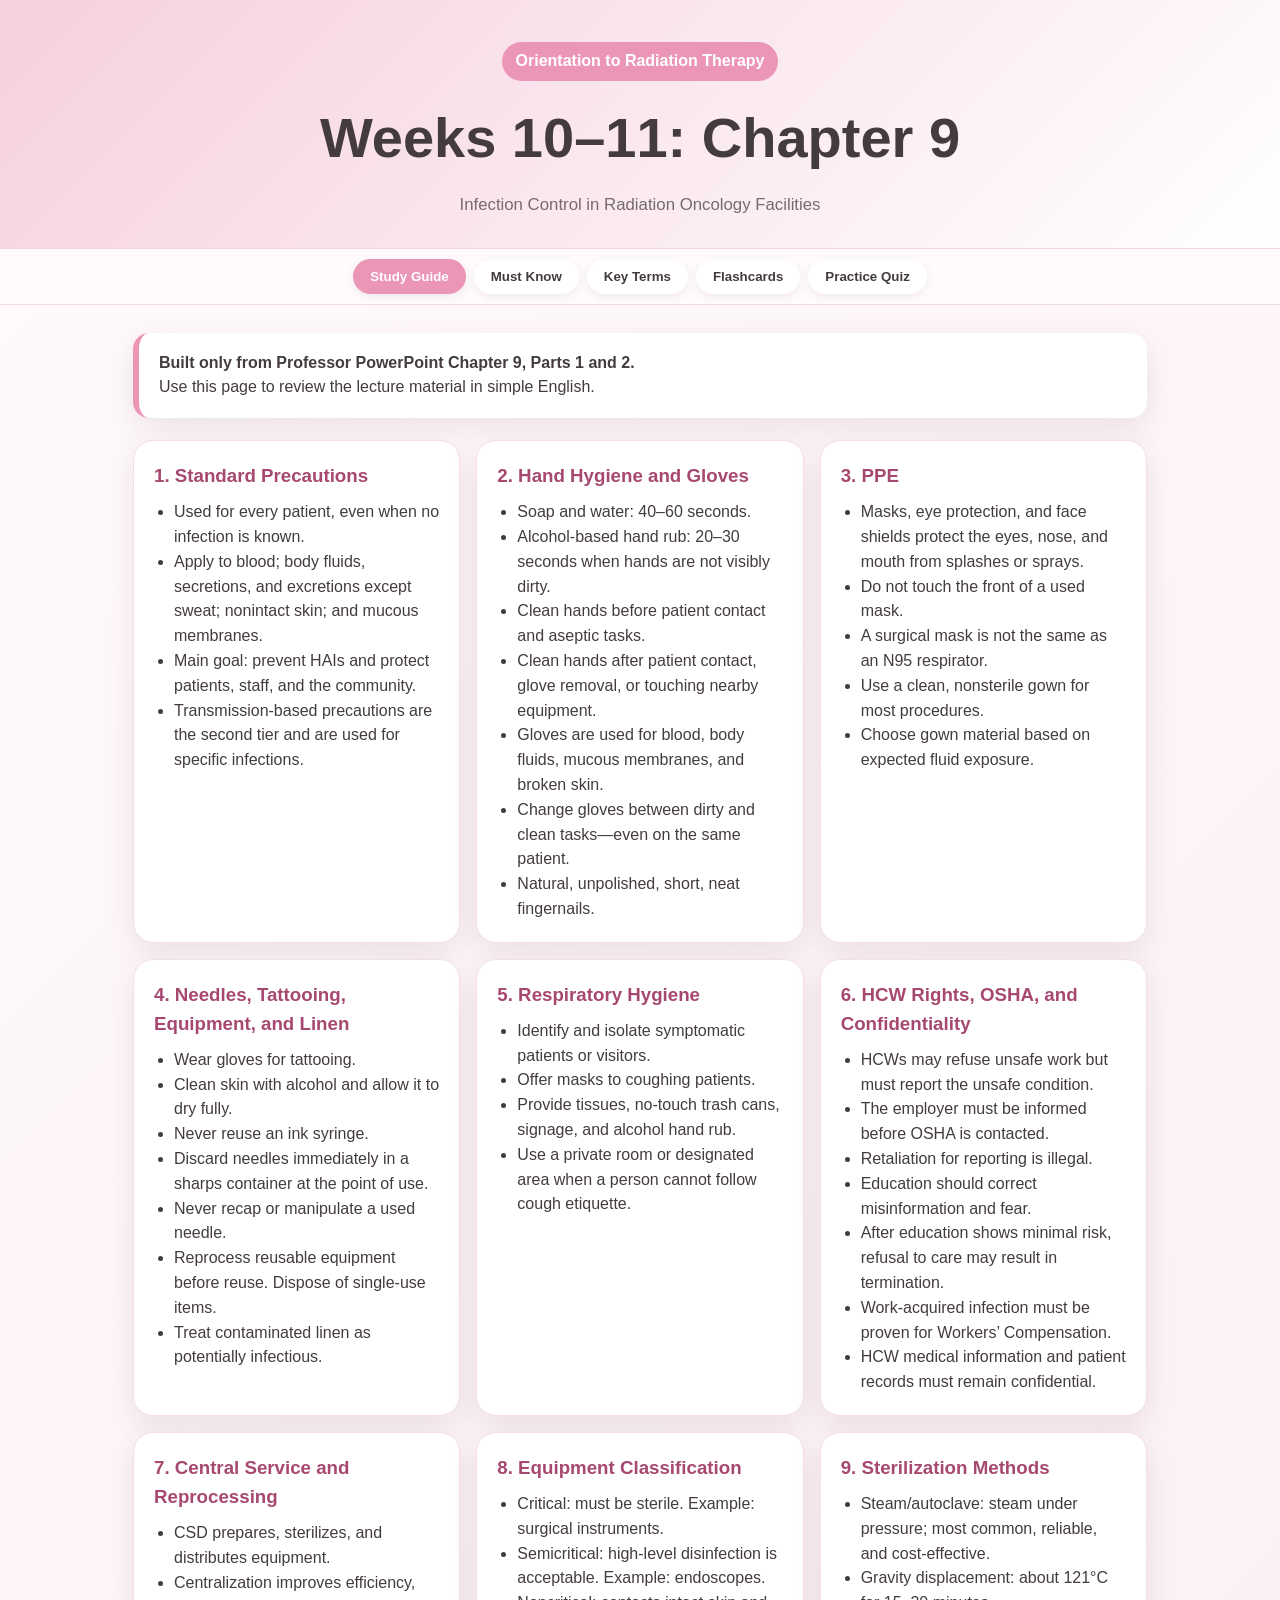
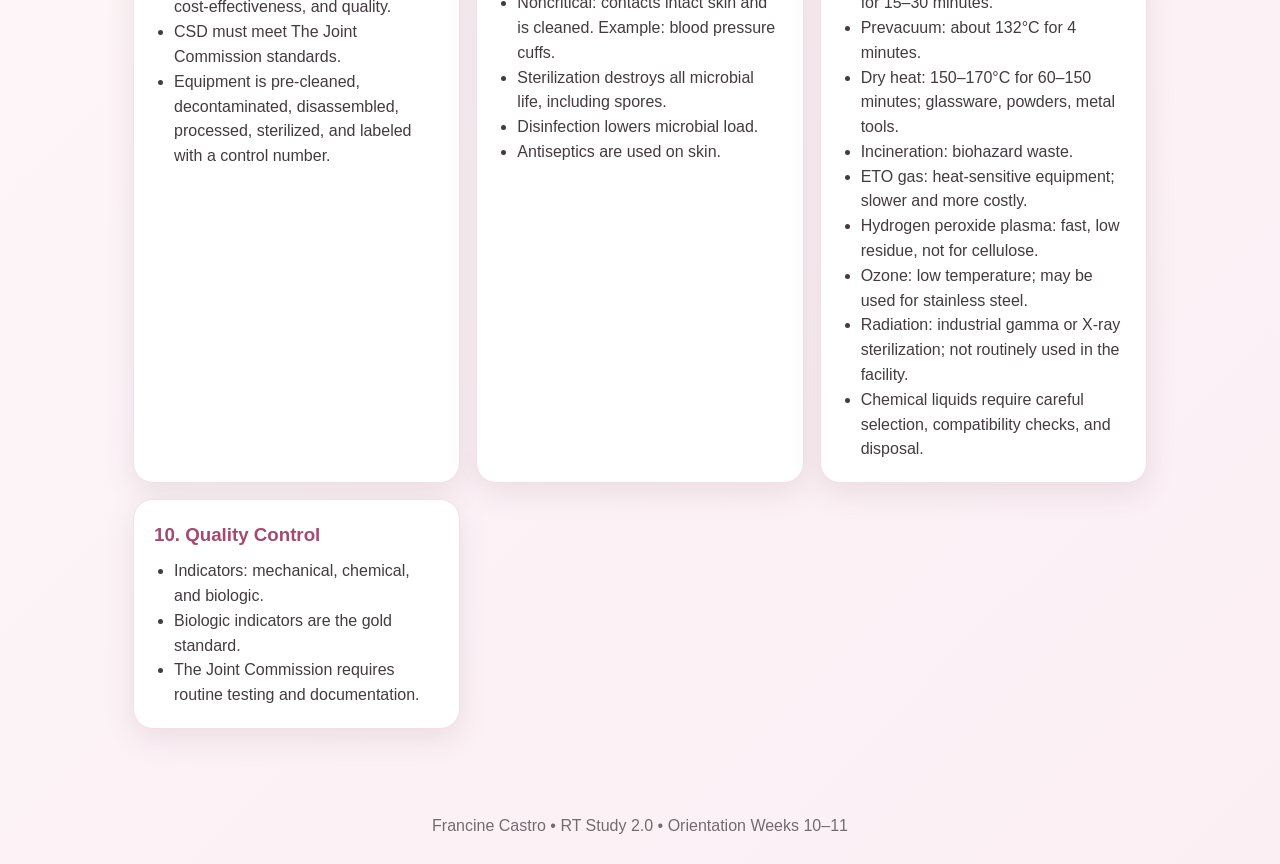
<file: orientation-week10-11-chapter9.html>
<!DOCTYPE html>
<html lang="en">
<head>
<meta charset="UTF-8">
<meta name="viewport" content="width=device-width, initial-scale=1.0">
<title>Orientation Weeks 10–11 | Chapter 9 Infection Control</title>
<style>
:root {
  --pink:#eb96b7; --pink2:#f1b6cd; --pink3:#f6d0df;
  --cream:#fffafb; --ink:#433b40; --muted:#766a70;
  --green:#dcefdc; --red:#f8d9df; --white:#fff;
  --shadow:0 10px 30px rgba(110,74,91,.12);
}
*{box-sizing:border-box}
body{margin:0;font-family:Arial,Helvetica,sans-serif;background:linear-gradient(135deg,#fffafb,#fbeff4);color:var(--ink);line-height:1.55}
header{padding:42px 20px 30px;text-align:center;background:linear-gradient(135deg,var(--pink3),#fff);border-bottom:1px solid #f1d5df}
header h1{margin:0;font-size:clamp(2rem,5vw,3.5rem)}
header p{margin:10px auto 0;max-width:760px;color:var(--muted);font-size:1.05rem}
.badge{display:inline-block;background:var(--pink);color:white;padding:7px 14px;border-radius:999px;font-weight:700;margin-bottom:14px}
nav{position:sticky;top:0;z-index:10;background:rgba(255,250,251,.94);backdrop-filter:blur(10px);padding:10px;display:flex;gap:8px;justify-content:center;flex-wrap:wrap;border-bottom:1px solid #f0dbe3}
nav button, .btn{border:0;border-radius:999px;padding:10px 17px;font-weight:700;cursor:pointer;background:white;color:var(--ink);box-shadow:0 3px 10px rgba(80,50,65,.08)}
nav button.active,.btn.primary{background:var(--pink);color:white}
main{max-width:1050px;margin:0 auto;padding:28px 18px 60px}
.panel{display:none} .panel.active{display:block}
.hero-note{background:white;border-left:6px solid var(--pink);padding:18px 20px;border-radius:16px;box-shadow:var(--shadow);margin-bottom:22px}
.grid{display:grid;grid-template-columns:repeat(auto-fit,minmax(280px,1fr));gap:16px}
.study-card{background:white;border-radius:20px;padding:20px;box-shadow:var(--shadow);border:1px solid #f4dfe7}
.study-card h3{margin:0 0 10px;color:#a64870}
.study-card ul{padding-left:20px;margin:0}
.mustknow{background:linear-gradient(135deg,#fff,#fce4ed);border:2px solid var(--pink);border-radius:20px;padding:20px;margin-bottom:20px}
.mustknow h2{margin-top:0}
.flash-wrap,.quiz-wrap{max-width:760px;margin:0 auto}
.flashcard{min-height:340px;background:white;border-radius:26px;box-shadow:var(--shadow);padding:32px;display:flex;flex-direction:column;justify-content:center;text-align:center;cursor:pointer;border:2px solid #f3dbe4}
.flashcard .label{text-transform:uppercase;letter-spacing:.12em;color:#a85b7a;font-size:.8rem;font-weight:800}
.flashcard h2{font-size:clamp(1.4rem,4vw,2.2rem)}
.flashcard .answer{display:none;font-size:1.25rem;color:#5c4c54}
.flashcard.flipped .question{display:none} .flashcard.flipped .answer{display:block}
.controls{display:flex;justify-content:center;gap:10px;flex-wrap:wrap;margin-top:18px}
.progress{height:12px;background:#f0e2e8;border-radius:999px;overflow:hidden;margin:16px 0}
.progress span{display:block;height:100%;background:var(--pink);width:0}
.quiz-card{background:white;border-radius:22px;padding:24px;box-shadow:var(--shadow)}
.choice{display:block;width:100%;text-align:left;margin:10px 0;padding:14px 16px;border:2px solid #eadbe1;background:#fff;border-radius:14px;cursor:pointer;font-size:1rem}
.choice:hover{border-color:var(--pink)} .choice.correct{background:var(--green);border-color:#8bc18b} .choice.wrong{background:var(--red);border-color:#d98da0}
.explain{display:none;margin-top:15px;padding:14px;border-radius:14px;background:#f8f2f5}
.scorebox{text-align:center;background:white;border-radius:22px;padding:28px;box-shadow:var(--shadow)}
.small{color:var(--muted);font-size:.92rem}
.term-table{width:100%;border-collapse:separate;border-spacing:0 8px}
.term-table td{background:white;padding:13px;border-top:1px solid #f0dbe3;border-bottom:1px solid #f0dbe3}
.term-table td:first-child{font-weight:800;border-left:1px solid #f0dbe3;border-radius:12px 0 0 12px;width:30%}
.term-table td:last-child{border-right:1px solid #f0dbe3;border-radius:0 12px 12px 0}
footer{text-align:center;padding:25px;color:var(--muted)}
@media(max-width:600px){header{padding-top:28px}main{padding:18px 12px 40px}.flashcard{min-height:300px;padding:22px}}
</style>
</head>
<body>
<header>
  <div class="badge">Orientation to Radiation Therapy</div>
  <h1>Weeks 10–11: Chapter 9</h1>
  <p>Infection Control in Radiation Oncology Facilities</p>
</header>
<nav>
  <button class="tab active" data-tab="guide">Study Guide</button>
  <button class="tab" data-tab="must">Must Know</button>
  <button class="tab" data-tab="terms">Key Terms</button>
  <button class="tab" data-tab="flash">Flashcards</button>
  <button class="tab" data-tab="quiz">Practice Quiz</button>
</nav>
<main>
<section id="guide" class="panel active">
  <div class="hero-note"><strong>Built only from Professor PowerPoint Chapter 9, Parts 1 and 2.</strong><br>
  Use this page to review the lecture material in simple English.</div>
  <div class="grid"><section class="study-card"><h3>1. Standard Precautions</h3><ul><li>Used for every patient, even when no infection is known.</li><li>Apply to blood; body fluids, secretions, and excretions except sweat; nonintact skin; and mucous membranes.</li><li>Main goal: prevent HAIs and protect patients, staff, and the community.</li><li>Transmission-based precautions are the second tier and are used for specific infections.</li></ul></section><section class="study-card"><h3>2. Hand Hygiene and Gloves</h3><ul><li>Soap and water: 40–60 seconds.</li><li>Alcohol-based hand rub: 20–30 seconds when hands are not visibly dirty.</li><li>Clean hands before patient contact and aseptic tasks.</li><li>Clean hands after patient contact, glove removal, or touching nearby equipment.</li><li>Gloves are used for blood, body fluids, mucous membranes, and broken skin.</li><li>Change gloves between dirty and clean tasks—even on the same patient.</li><li>Natural, unpolished, short, neat fingernails.</li></ul></section><section class="study-card"><h3>3. PPE</h3><ul><li>Masks, eye protection, and face shields protect the eyes, nose, and mouth from splashes or sprays.</li><li>Do not touch the front of a used mask.</li><li>A surgical mask is not the same as an N95 respirator.</li><li>Use a clean, nonsterile gown for most procedures.</li><li>Choose gown material based on expected fluid exposure.</li></ul></section><section class="study-card"><h3>4. Needles, Tattooing, Equipment, and Linen</h3><ul><li>Wear gloves for tattooing.</li><li>Clean skin with alcohol and allow it to dry fully.</li><li>Never reuse an ink syringe.</li><li>Discard needles immediately in a sharps container at the point of use.</li><li>Never recap or manipulate a used needle.</li><li>Reprocess reusable equipment before reuse. Dispose of single-use items.</li><li>Treat contaminated linen as potentially infectious.</li></ul></section><section class="study-card"><h3>5. Respiratory Hygiene</h3><ul><li>Identify and isolate symptomatic patients or visitors.</li><li>Offer masks to coughing patients.</li><li>Provide tissues, no-touch trash cans, signage, and alcohol hand rub.</li><li>Use a private room or designated area when a person cannot follow cough etiquette.</li></ul></section><section class="study-card"><h3>6. HCW Rights, OSHA, and Confidentiality</h3><ul><li>HCWs may refuse unsafe work but must report the unsafe condition.</li><li>The employer must be informed before OSHA is contacted.</li><li>Retaliation for reporting is illegal.</li><li>Education should correct misinformation and fear.</li><li>After education shows minimal risk, refusal to care may result in termination.</li><li>Work-acquired infection must be proven for Workers’ Compensation.</li><li>HCW medical information and patient records must remain confidential.</li></ul></section><section class="study-card"><h3>7. Central Service and Reprocessing</h3><ul><li>CSD prepares, sterilizes, and distributes equipment.</li><li>Centralization improves efficiency, cost-effectiveness, and quality.</li><li>CSD must meet The Joint Commission standards.</li><li>Equipment is pre-cleaned, decontaminated, disassembled, processed, sterilized, and labeled with a control number.</li></ul></section><section class="study-card"><h3>8. Equipment Classification</h3><ul><li>Critical: must be sterile. Example: surgical instruments.</li><li>Semicritical: high-level disinfection is acceptable. Example: endoscopes.</li><li>Noncritical: contacts intact skin and is cleaned. Example: blood pressure cuffs.</li><li>Sterilization destroys all microbial life, including spores.</li><li>Disinfection lowers microbial load.</li><li>Antiseptics are used on skin.</li></ul></section><section class="study-card"><h3>9. Sterilization Methods</h3><ul><li>Steam/autoclave: steam under pressure; most common, reliable, and cost-effective.</li><li>Gravity displacement: about 121°C for 15–30 minutes.</li><li>Prevacuum: about 132°C for 4 minutes.</li><li>Dry heat: 150–170°C for 60–150 minutes; glassware, powders, metal tools.</li><li>Incineration: biohazard waste.</li><li>ETO gas: heat-sensitive equipment; slower and more costly.</li><li>Hydrogen peroxide plasma: fast, low residue, not for cellulose.</li><li>Ozone: low temperature; may be used for stainless steel.</li><li>Radiation: industrial gamma or X-ray sterilization; not routinely used in the facility.</li><li>Chemical liquids require careful selection, compatibility checks, and disposal.</li></ul></section><section class="study-card"><h3>10. Quality Control</h3><ul><li>Indicators: mechanical, chemical, and biologic.</li><li>Biologic indicators are the gold standard.</li><li>The Joint Commission requires routine testing and documentation.</li></ul></section></div>
</section>

<section id="must" class="panel">
  <div class="mustknow">
    <h2>⭐ Must Know Numbers</h2>
    <ul>
      <li><strong>Soap and water:</strong> 40–60 seconds</li>
      <li><strong>Alcohol hand rub:</strong> 20–30 seconds</li>
      <li><strong>Gravity steam:</strong> about 121°C for 15–30 minutes</li>
      <li><strong>Prevacuum steam:</strong> about 132°C for 4 minutes</li>
      <li><strong>Dry heat:</strong> 150–170°C for 60–150 minutes</li>
    </ul>
  </div>
  <div class="grid">
    <section class="study-card"><h3>Hand Hygiene</h3><p>The most important and effective way to reduce HAIs.</p></section>
    <section class="study-card"><h3>Gloves</h3><p>Wear for blood, body fluids, mucous membranes, broken skin, and tattooing. Gloves never replace hand hygiene.</p></section>
    <section class="study-card"><h3>Needles</h3><p>Never recap. Never reuse ink syringes. Dispose immediately at the point of use.</p></section>
    <section class="study-card"><h3>Critical Items</h3><p>Must be sterile.</p></section>
    <section class="study-card"><h3>Sterilization</h3><p>Destroys all microbial life, including spores.</p></section>
    <section class="study-card"><h3>Gold Standard</h3><p>Biologic indicator.</p></section>
    <section class="study-card"><h3>OSHA</h3><p>Report the unsafe condition to the employer first. Retaliation is illegal.</p></section>
    <section class="study-card"><h3>Traceability</h3><p>Reprocessed equipment receives a control number.</p></section>
  </div>
</section>

<section id="terms" class="panel">
<table class="term-table">
<tr><td>HAI</td><td>Healthcare-associated infection.</td></tr>
<tr><td>Standard Precautions</td><td>Basic precautions used for every patient.</td></tr>
<tr><td>Transmission-Based Precautions</td><td>Extra precautions for a specific infection.</td></tr>
<tr><td>Aseptic</td><td>Preventing contamination by microorganisms.</td></tr>
<tr><td>CSD</td><td>Central Service Department.</td></tr>
<tr><td>Critical Item</td><td>An item that must be sterile.</td></tr>
<tr><td>Semicritical Item</td><td>An item that requires high-level disinfection.</td></tr>
<tr><td>Noncritical Item</td><td>An item that contacts intact skin and requires cleaning.</td></tr>
<tr><td>Sterilization</td><td>Destroys all microbial life, including spores.</td></tr>
<tr><td>Disinfection</td><td>Reduces microbial load.</td></tr>
<tr><td>Antiseptic</td><td>A chemical used on skin.</td></tr>
<tr><td>Autoclave</td><td>A device that sterilizes using steam under pressure.</td></tr>
<tr><td>ETO</td><td>Ethylene oxide gas used for heat-sensitive equipment.</td></tr>
<tr><td>Biologic Indicator</td><td>The gold-standard test of sterilization effectiveness.</td></tr>
<tr><td>Traceability</td><td>Ability to track a reprocessed item using its control number.</td></tr>
</table>
</section>

<section id="flash" class="panel">
<div class="flash-wrap">
  <div class="small" id="fcCount"></div>
  <div class="progress"><span id="fcProgress"></span></div>
  <div class="flashcard" id="flashcard">
    <div class="question"><div class="label">Question</div><h2 id="fcQ"></h2><p class="small">Click the card to reveal the answer.</p></div>
    <div class="answer"><div class="label">Answer</div><h2 id="fcA"></h2></div>
  </div>
  <div class="controls">
    <button class="btn" onclick="prevCard()">← Previous</button>
    <button class="btn" onclick="shuffleCards()">Shuffle</button>
    <button class="btn primary" onclick="nextCard()">Next →</button>
  </div>
</div>
</section>

<section id="quiz" class="panel">
<div class="quiz-wrap">
  <div id="quizArea"></div>
</div>
</section>
</main>
<footer>Francine Castro • RT Study 2.0 • Orientation Weeks 10–11</footer>

<script>
const flashcards = [["What are Standard Precautions?", "Infection-control steps used for every patient, regardless of diagnosis or known infection."], ["Why are Standard Precautions important in radiation oncology?", "They prevent healthcare-associated infections and protect immunocompromised patients, staff, and the community."], ["What assumption supports Standard Precautions?", "All blood and body fluids may be infectious."], ["What four areas do Standard Precautions apply to?", "Blood; body fluids, secretions, and excretions except sweat; nonintact skin; and mucous membranes."], ["What are transmission-based precautions?", "Extra precautions used only for patients with specific known or suspected infections."], ["What is the most effective way to reduce healthcare-associated infections?", "Hand hygiene."], ["How long should hands be washed with soap and water?", "40–60 seconds."], ["How long should alcohol-based hand rub be used?", "20–30 seconds."], ["When should soap and water be used?", "When hands are visibly dirty."], ["When can alcohol-based hand rub be used?", "When hands are not visibly dirty."], ["When should hand hygiene be performed before patient care?", "Before touching a patient or performing an aseptic task."], ["When should hand hygiene be performed after patient care?", "After patient contact, glove removal, or touching nearby equipment and surfaces."], ["What should fingernails look like for patient care?", "Natural, unpolished, short, and neat."], ["What type of gloves are used for most patient-care tasks?", "Clean, nonsterile gloves."], ["When are gloves required?", "When contact with blood, body fluids, mucous membranes, or broken skin is expected."], ["Do gloves replace hand hygiene?", "No. Perform hand hygiene after removing gloves."], ["Why should gloves be changed between tasks on the same patient?", "To avoid moving microorganisms from a contaminated site to a clean site."], ["What areas do masks, eye protection, and face shields protect?", "The eyes, nose, and mouth."], ["When should face protection be worn?", "During procedures that may create splashes or sprays of blood or body fluids."], ["What part of a used mask should not be touched?", "The front."], ["Is a surgical mask the same as an N95 respirator?", "No. A surgical mask is not a particulate respirator."], ["What is the purpose of a gown?", "To protect skin and clothing from splashes, sprays, and contamination."], ["What type of gown is used for most procedures?", "A clean, nonsterile gown."], ["How should gown material be selected?", "Based on the expected amount of fluid exposure."], ["What must be done before tattooing a patient?", "Wear gloves, clean the area with alcohol, and allow it to dry completely."], ["Can an ink syringe be reused if the needle is changed?", "No. Never reuse an ink syringe."], ["Where should a used needle be discarded?", "Immediately into a sharps container at the point of use."], ["Should used needles be recapped?", "No. Never recap or manipulate used needles."], ["How should reusable patient-care equipment be handled?", "Clean, disinfect, or reprocess it before reuse."], ["What should happen to single-use items?", "Dispose of them properly after one use."], ["What surfaces require environmental cleaning?", "Treatment couches, treatment equipment, simulation rooms, and frequently touched surfaces."], ["How should soiled linen be handled?", "Carefully, using appropriate PPE and avoiding actions that spread pathogens."], ["How should blood-contaminated linen be treated?", "As potentially infectious."], ["What should replace mouth-to-mouth resuscitation?", "A resuscitation bag, mouthpiece, or ventilation device."], ["What should be offered to coughing patients?", "A mask."], ["What respiratory supplies should be available?", "Tissues, no-touch trash containers, and alcohol-based hand rub."], ["Where should a patient unable to follow cough etiquette be placed?", "In a private room or designated area."], ["What must a healthcare worker do before contacting OSHA about an unsafe condition?", "Inform the employer of the unsafe condition."], ["Can a healthcare worker refuse unsafe work?", "Yes, but the unsafe condition must be reported."], ["Is retaliation for reporting an unsafe condition legal?", "No."], ["Can a healthcare worker be punished for filing an OSHA complaint?", "No."], ["What may happen if a worker refuses care after education shows minimal risk?", "The refusal may result in termination."], ["What must be proven for Workers’ Compensation coverage of an infection?", "The infection must be work-acquired and occur within the scope of practice."], ["When may additional legal claims be allowed for a work-acquired infection?", "When intentional harm is proven."], ["How must healthcare workers’ medical information be handled?", "It must remain confidential."], ["Who may access a patient chart?", "Only people directly involved in the patient’s care."], ["What does the Central Service Department do?", "Prepares, sterilizes, and distributes equipment."], ["Why is equipment reprocessing centralized?", "For efficiency, cost-effectiveness, quality, and expert control."], ["What standards must Central Service meet?", "The Joint Commission quality standards."], ["What happens first to contaminated equipment?", "It is pre-cleaned and decontaminated."], ["What PPE may reprocessing staff wear?", "Waterproof aprons and face shields."], ["Why is reprocessed equipment labeled with a control number?", "For traceability."], ["What are critical medical items?", "Items that must be sterile, such as surgical instruments."], ["What are semicritical medical items?", "Items that require at least high-level disinfection, such as endoscopes."], ["What are noncritical medical items?", "Items that contact intact skin and require cleaning, such as blood pressure cuffs."], ["What is sterilization?", "Destruction of all microbial life, including spores."], ["What is disinfection?", "Reduction of microbial load; it may be high, intermediate, or low level."], ["Where are antiseptics used?", "On skin, not on inanimate objects."], ["What is the most common, reliable, and cost-effective sterilization method?", "Steam sterilization or autoclaving."], ["How does an autoclave sterilize?", "It uses steam under pressure."], ["What are typical gravity-displacement autoclave settings?", "About 121°C for 15–30 minutes."], ["What are typical prevacuum autoclave settings?", "About 132°C for 4 minutes."], ["What are limitations of steam sterilization?", "It may damage heat-sensitive items and may cause corrosion."], ["What are typical dry-heat settings?", "150–170°C for 60–150 minutes."], ["What items are best suited for dry heat?", "Glassware, powders, and metal tools."], ["What is incineration used for?", "Biohazard waste."], ["What gas is used for gas sterilization?", "Ethylene oxide, or ETO."], ["What equipment is ETO best for?", "Heat-sensitive equipment, such as endoscopes."], ["What are disadvantages of ETO?", "It is slower and more costly."], ["What are advantages of hydrogen peroxide plasma?", "It is fast and leaves little residue."], ["What material is not compatible with hydrogen peroxide plasma?", "Cellulose."], ["What is ozone sterilization used for?", "Low-temperature sterilization, including stainless-steel items."], ["How is radiation sterilization used?", "Industrially with gamma rays or X-rays; it is not used in the radiation oncology facility for routine reprocessing."], ["What challenges come with chemical liquid sterilants?", "Selection, equipment compatibility, and safe disposal."], ["What are the three types of sterilization indicators?", "Mechanical, chemical, and biologic indicators."], ["What is the gold-standard sterilization indicator?", "A biologic indicator."], ["What does The Joint Commission require for sterilization quality control?", "Routine testing and documentation."]];
const quizBank = [{"q": "Which precaution applies to every patient, regardless of diagnosis?", "choices": ["Transmission-based precautions", "Standard Precautions", "Protective isolation only", "Airborne precautions only"], "a": 1, "e": "Standard Precautions are used for all patients."}, {"q": "Standard Precautions apply to all of the following EXCEPT:", "choices": ["Blood", "Mucous membranes", "Sweat", "Nonintact skin"], "a": 2, "e": "The slide specifically excludes sweat."}, {"q": "What is the single most effective weapon against healthcare-associated infections?", "choices": ["Double gloving", "Hand hygiene", "Daily antibiotics", "Private rooms"], "a": 1, "e": "The professor slide calls hand hygiene the most crucial and effective weapon."}, {"q": "How long should soap-and-water handwashing last?", "choices": ["10–15 seconds", "20–30 seconds", "40–60 seconds", "90 seconds"], "a": 2, "e": "Soap and water: 40–60 seconds."}, {"q": "How long should alcohol-based hand rub be used?", "choices": ["5–10 seconds", "20–30 seconds", "40–60 seconds", "2 minutes"], "a": 1, "e": "Alcohol-based hand rub: 20–30 seconds."}, {"q": "When is alcohol-based hand rub appropriate?", "choices": ["Only after removing gloves", "When hands are not visibly dirty", "Only before eating", "When hands are covered with visible soil"], "a": 1, "e": "Use alcohol rub when hands are not visibly dirty."}, {"q": "Which fingernail condition follows the professor’s infection-control rule?", "choices": ["Long polished nails", "Artificial nails with clear polish", "Natural, unpolished, short nails", "Any nails if gloves are worn"], "a": 2, "e": "Nails should be natural, unpolished, short, and neat."}, {"q": "Which action is correct after removing gloves?", "choices": ["Touch the computer immediately", "Put on a second pair", "Perform hand hygiene", "Wash only if the gloves tore"], "a": 2, "e": "Gloves do not replace hand hygiene."}, {"q": "Why should gloves be changed between tasks on the same patient?", "choices": ["To improve grip", "To avoid cross-contamination", "To save supplies", "To prevent glove allergies"], "a": 1, "e": "Changing gloves prevents movement of pathogens from dirty to clean sites."}, {"q": "A face shield is mainly used to protect the:", "choices": ["Hands and wrists", "Eyes, nose, and mouth", "Feet and lower legs", "Hair only"], "a": 1, "e": "Face protection protects mucous membrane portals of entry."}, {"q": "Which statement about surgical masks and N95 respirators is correct?", "choices": ["They are identical", "A surgical mask is not a particulate respirator", "N95s are only eye protection", "Surgical masks sterilize inhaled air"], "a": 1, "e": "The slide warns not to confuse surgical masks with N95 respirators."}, {"q": "What should determine the gown material selected?", "choices": ["Patient age", "Expected fluid exposure", "Room temperature", "Treatment energy"], "a": 1, "e": "Choose cloth or plastic based on expected fluid exposure."}, {"q": "Before tattooing, the alcohol-prepared skin should be:", "choices": ["Wiped off with dry gauze immediately", "Allowed to dry completely", "Covered with lotion", "Touched to check temperature"], "a": 1, "e": "The alcohol must fully dry before tattooing."}, {"q": "Can an ink syringe be reused after changing the needle?", "choices": ["Yes, for the same patient", "Yes, if alcohol is added", "No, never", "Only during simulation"], "a": 2, "e": "Never reuse ink syringes, even if the needle is changed."}, {"q": "Where should a used tattoo needle go?", "choices": ["A tray until the procedure ends", "A red linen bag", "A sharps container at the point of use", "A regular trash can"], "a": 2, "e": "Dispose of it immediately in a sharps container at the point of use."}, {"q": "Which action with a used needle is prohibited?", "choices": ["Immediate disposal", "Using a sharps container", "Recapping it", "Keeping the tip away from the body"], "a": 2, "e": "Never recap or manipulate a used needle."}, {"q": "Which item must be reprocessed before reuse?", "choices": ["A reusable patient-care device", "A single-use syringe", "A disposable tissue", "A used glove"], "a": 0, "e": "Reusable equipment must be cleaned, disinfected, or reprocessed."}, {"q": "Which surface is part of environmental infection control in radiation therapy?", "choices": ["Only the waiting-room floor", "Treatment couch and frequently touched equipment", "Only the control-room ceiling", "Only outdoor surfaces"], "a": 1, "e": "Treatment couches, treatment equipment, and frequently touched surfaces require cleaning."}, {"q": "Blood-contaminated linen should be treated as:", "choices": ["Regular laundry", "Potentially infectious", "Sterile material", "Noncritical equipment"], "a": 1, "e": "Contaminated linen is potentially infectious."}, {"q": "Which device should be used instead of mouth-to-mouth resuscitation?", "choices": ["A reusable towel", "A resuscitation bag or mouthpiece", "A surgical drape", "An alcohol wipe"], "a": 1, "e": "Use resuscitation bags, mouthpieces, or ventilation devices."}, {"q": "A coughing patient entering the department should first be offered:", "choices": ["A sterile gown", "A mask", "Antibiotics", "A face shield only"], "a": 1, "e": "Offer masks to coughing patients."}, {"q": "A patient cannot follow cough etiquette. What is the best placement?", "choices": ["In the busiest waiting area", "At the treatment console", "In a private room or designated area", "Outside without evaluation"], "a": 2, "e": "Use a private room or designated area."}, {"q": "Before contacting OSHA about an unsafe condition, an HCW must first:", "choices": ["Inform the employer", "Contact the patient’s family", "Resign", "Call Workers’ Compensation"], "a": 0, "e": "The employer must first be informed of the unsafe condition."}, {"q": "Retaliation against an HCW for reporting an unsafe condition is:", "choices": ["Required", "Legal if no injury occurred", "Illegal", "Allowed during probation"], "a": 2, "e": "Retaliation is illegal."}, {"q": "After education proves the risk is minimal, continued refusal to care for a patient may result in:", "choices": ["Automatic promotion", "Termination", "A sterilization audit", "Workers’ Compensation"], "a": 1, "e": "The slide states refusal after education and minimal risk may lead to termination."}, {"q": "For Workers’ Compensation, an infection must be proven to be:", "choices": ["Community-acquired", "Work-acquired", "Genetic", "Present before employment"], "a": 1, "e": "It must be work-acquired and within the scope of practice."}, {"q": "Additional legal claims for a work infection generally require proof of:", "choices": ["A missed handwashing opportunity", "Intentional harm", "A patient complaint", "A positive culture only"], "a": 1, "e": "Additional claims are allowed only if intentional harm is proven."}, {"q": "Who should have access to a patient chart?", "choices": ["Any hospital employee", "Only staff directly involved in care", "All visitors", "Other patients"], "a": 1, "e": "Patient records are limited to those directly involved in care."}, {"q": "What is a major role of the Central Service Department?", "choices": ["Writing prescriptions", "Preparing, sterilizing, and distributing equipment", "Planning radiation dose", "Interpreting CT scans"], "a": 1, "e": "CSD manages equipment preparation, sterilization, and distribution."}, {"q": "Why is equipment reprocessing often centralized?", "choices": ["To eliminate documentation", "For efficiency and cost-effectiveness", "To avoid quality standards", "To allow reuse of all disposable items"], "a": 1, "e": "Centralization improves efficiency and cost-effectiveness."}, {"q": "Which organization’s quality standards apply to Central Service?", "choices": ["ARRT only", "The Joint Commission", "OSHA only", "FDA only"], "a": 1, "e": "The slide states CSD must meet TJC quality standards."}, {"q": "What is the first step for contaminated equipment?", "choices": ["Immediate packaging", "Pre-cleaning and decontamination", "Labeling as sterile", "Returning it to use"], "a": 1, "e": "Contaminated equipment is first pre-cleaned and decontaminated."}, {"q": "Why is a control number placed on reprocessed equipment?", "choices": ["To show its purchase price", "For traceability", "To identify the patient’s diagnosis", "To replace biologic testing"], "a": 1, "e": "The control number allows traceability."}, {"q": "A surgical instrument is classified as:", "choices": ["Critical", "Semicritical", "Noncritical", "Disposable only"], "a": 0, "e": "Critical items must be sterile."}, {"q": "An endoscope is classified as:", "choices": ["Critical in every situation", "Semicritical", "Noncritical", "Environmental equipment"], "a": 1, "e": "The slide gives endoscopes as semicritical items."}, {"q": "A blood pressure cuff is classified as:", "choices": ["Critical", "Semicritical", "Noncritical", "Sterile implant"], "a": 2, "e": "A BP cuff contacts intact skin and is noncritical."}, {"q": "Which process destroys all microbial life, including spores?", "choices": ["Cleaning", "Antisepsis", "Disinfection", "Sterilization"], "a": 3, "e": "Sterilization destroys all microbial life, including spores."}, {"q": "Antiseptics are used on:", "choices": ["Skin", "Treatment couches only", "Metal instruments only", "Biohazard waste"], "a": 0, "e": "Antiseptics are for skin, not inanimate objects."}, {"q": "What is the most common and reliable sterilization method?", "choices": ["Ozone", "Steam under pressure", "Dry wiping", "Ultraviolet room light"], "a": 1, "e": "Steam sterilization is the most common, cost-effective, and reliable."}, {"q": "Typical gravity-displacement steam sterilization uses:", "choices": ["121°C for about 15–30 minutes", "132°C for 4 minutes", "170°C for 10 minutes", "100°C for 2 hours"], "a": 0, "e": "Gravity displacement: about 121°C for 15–30 minutes."}, {"q": "Typical prevacuum steam sterilization uses:", "choices": ["121°C for 60 minutes", "132°C for 4 minutes", "150°C for 150 minutes", "170°C for 4 minutes"], "a": 1, "e": "Prevacuum: about 132°C for 4 minutes."}, {"q": "Which is a limitation of steam sterilization?", "choices": ["It cannot destroy microbes", "It may damage heat-sensitive items", "It leaves all spores alive", "It cannot be monitored"], "a": 1, "e": "Heat-sensitive items and corrosion are limitations."}, {"q": "Dry heat is best suited for:", "choices": ["Cellulose dressings", "Glassware, powders, and metal tools", "Living skin", "Plastic tubing only"], "a": 1, "e": "Dry heat is used for glassware, powders, and metal tools."}, {"q": "Incineration is mainly used for:", "choices": ["Skin antisepsis", "Biohazard waste", "Blood pressure cuffs", "Endoscopes"], "a": 1, "e": "Incineration is used for biohazard waste."}, {"q": "Which sterilant is used for heat-sensitive equipment such as endoscopes?", "choices": ["Ethylene oxide", "Soap and water", "Alcohol hand rub", "Steam only"], "a": 0, "e": "ETO is used for heat-sensitive equipment."}, {"q": "A disadvantage of ethylene oxide is that it is:", "choices": ["Too fast", "Slower and more costly", "Only for stainless steel", "Unable to sterilize"], "a": 1, "e": "ETO is slower and more costly."}, {"q": "Hydrogen peroxide plasma is NOT appropriate for:", "choices": ["Low-temperature processing", "Cellulose materials", "Fast processing", "Low-residue processing"], "a": 1, "e": "The slide states it is not for cellulose."}, {"q": "Radiation sterilization in this chapter is described as:", "choices": ["Routine in the treatment room", "Industrial use with gamma rays or X-rays", "A replacement for hand hygiene", "A method used on patient skin"], "a": 1, "e": "Radiation sterilization is industrial and not used routinely in the facility."}, {"q": "Which sterilization indicator is the gold standard?", "choices": ["Mechanical", "Chemical", "Biologic", "Visual inspection"], "a": 2, "e": "Biologic indicators are the gold standard."}, {"q": "What does TJC require for sterilization quality control?", "choices": ["Testing only after an outbreak", "Routine testing and documentation", "No records if equipment looks clean", "Only mechanical indicators"], "a": 1, "e": "Routine testing and documentation are required."}];
let cards=[...flashcards], cardIndex=0;
let quiz=[], qi=0, score=0, answered=false, wrong=[];

document.querySelectorAll('.tab').forEach(btn=>btn.addEventListener('click',()=>{
  document.querySelectorAll('.tab').forEach(b=>b.classList.remove('active'));
  document.querySelectorAll('.panel').forEach(p=>p.classList.remove('active'));
  btn.classList.add('active');
  document.getElementById(btn.dataset.tab).classList.add('active');
}));

const fc=document.getElementById('flashcard');
fc.addEventListener('click',()=>fc.classList.toggle('flipped'));
function renderCard(){
  fc.classList.remove('flipped');
  document.getElementById('fcQ').textContent=cards[cardIndex][0];
  document.getElementById('fcA').textContent=cards[cardIndex][1];
  document.getElementById('fcCount').textContent=`Card ${cardIndex+1} of ${cards.length}`;
  document.getElementById('fcProgress').style.width=((cardIndex+1)/cards.length*100)+'%';
}
function nextCard(){cardIndex=(cardIndex+1)%cards.length;renderCard();}
function prevCard(){cardIndex=(cardIndex-1+cards.length)%cards.length;renderCard();}
function shuffleCards(){cards.sort(()=>Math.random()-.5);cardIndex=0;renderCard();}

function shuffle(arr){return [...arr].sort(()=>Math.random()-.5)}
function startQuiz(){
  quiz=shuffle(quizBank).map(item=>{
    const tagged=item.choices.map((c,i)=>({text:c,correct:i===item.a}));
    return {q:item.q,e:item.e,choices:shuffle(tagged)};
  });
  qi=0;score=0;answered=false;wrong=[];renderQuestion();
}
function renderQuestion(){
  const area=document.getElementById('quizArea');
  if(qi>=quiz.length) return renderResults();
  const item=quiz[qi];
  area.innerHTML=`<div class="small">Question ${qi+1} of ${quiz.length} • Score: ${score}</div>
  <div class="progress"><span style="width:${qi/quiz.length*100}%"></span></div>
  <div class="quiz-card"><h2>${item.q}</h2>
  <div id="choices">${item.choices.map((c,i)=>`<button class="choice" onclick="choose(${i})">${String.fromCharCode(65+i)}. ${c.text}</button>`).join('')}</div>
  <div class="explain" id="explain"></div>
  <div class="controls"><button class="btn primary" id="nextQ" style="display:none" onclick="nextQuestion()">Next Question →</button></div></div>`;
}
function choose(index){
  if(answered)return; answered=true;
  const item=quiz[qi], buttons=[...document.querySelectorAll('.choice')];
  buttons.forEach((b,i)=>{
    if(item.choices[i].correct)b.classList.add('correct');
  });
  if(item.choices[index].correct)score++;
  else{buttons[index].classList.add('wrong');wrong.push(item.q)}
  const ex=document.getElementById('explain');
  ex.style.display='block';
  ex.innerHTML=`<strong>${item.choices[index].correct?'Correct!':'Not quite.'}</strong> ${item.e}`;
  document.getElementById('nextQ').style.display='inline-block';
}
function nextQuestion(){qi++;answered=false;renderQuestion();}
function renderResults(){
  const pct=Math.round(score/quiz.length*100);
  document.getElementById('quizArea').innerHTML=`<div class="scorebox">
  <h1>${pct}%</h1><h2>${score} / ${quiz.length} correct</h2>
  <p>${pct>=90?'Excellent work!':pct>=75?'Good job. Review the missed topics once more.':'Review the study guide and try again.'}</p>
  ${wrong.length?`<details><summary><strong>Questions to review (${wrong.length})</strong></summary><ul style="text-align:left">${wrong.map(x=>`<li>${x}</li>`).join('')}</ul></details>`:'<p>You did not miss any questions. 🎉</p>'}
  <button class="btn primary" onclick="startQuiz()">Restart and Shuffle</button></div>`;
}
renderCard(); startQuiz();
</script>
</body>
</html>
</file>
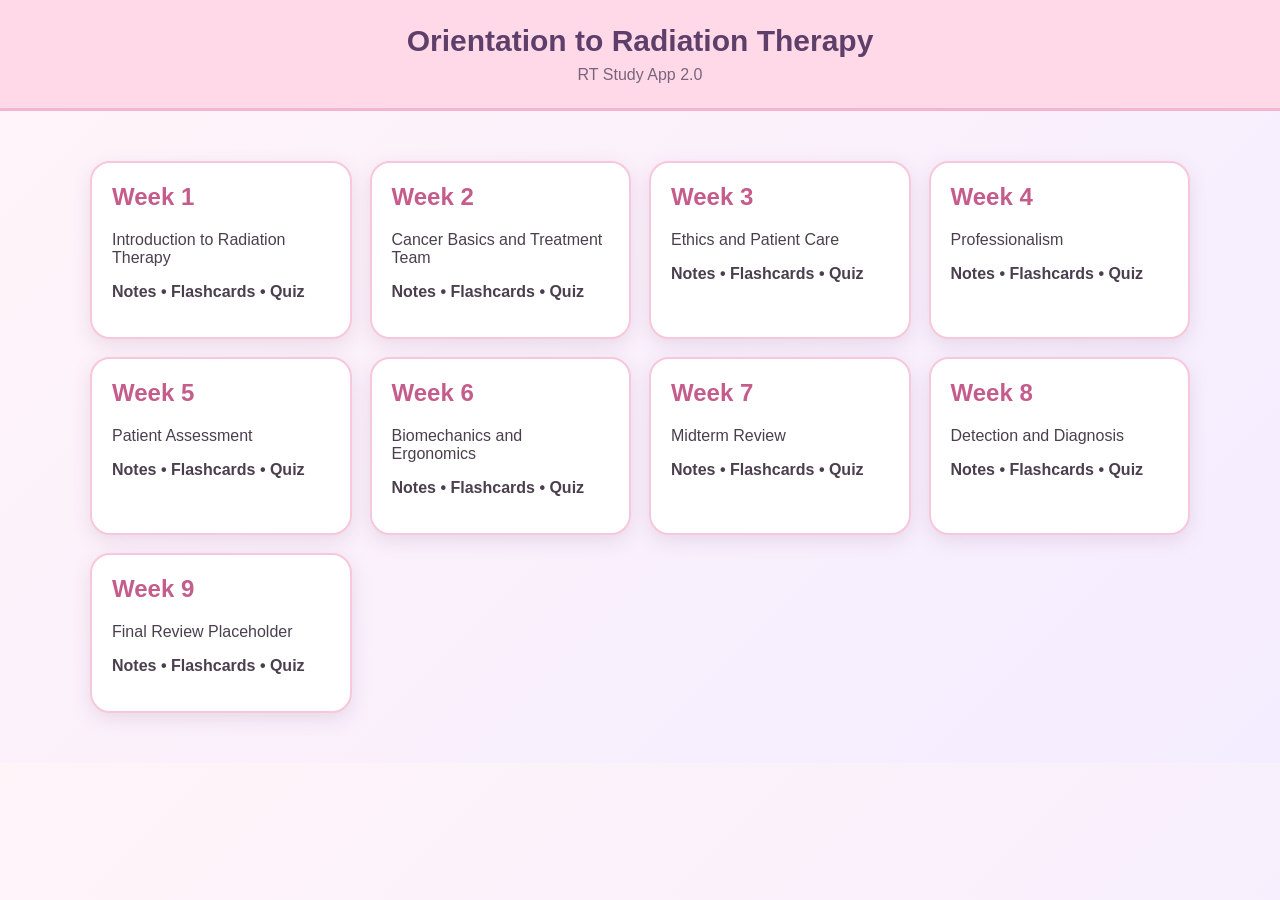
<file: orientation.html>
<!DOCTYPE html>
<html lang="en">
<head>
  <meta charset="UTF-8" />
  <meta name="viewport" content="width=device-width, initial-scale=1.0" />
  <title>Orientation to Radiation Therapy</title>

  <style>
    body {
      margin: 0;
      font-family: Arial, sans-serif;
      background: linear-gradient(135deg, #fff4f8, #f4edff);
      color: #4b3f4e;
    }

    header {
      padding: 24px;
      text-align: center;
      background: #ffd9e8;
      border-bottom: 3px solid #f3b6d0;
    }

    h1 {
      margin: 0;
      font-size: 30px;
      color: #5d3f6a;
    }

    .subtitle {
      margin-top: 8px;
      color: #7a647d;
    }

    .container {
      max-width: 1100px;
      margin: 30px auto;
      padding: 20px;
    }

    .week-grid {
      display: grid;
      grid-template-columns: repeat(auto-fit, minmax(220px, 1fr));
      gap: 18px;
    }

    .week-card {
      background: white;
      border-radius: 20px;
      padding: 20px;
      box-shadow: 0 6px 18px rgba(160, 110, 150, 0.18);
      cursor: pointer;
      transition: 0.2s;
      border: 2px solid #f7c7dc;
    }

    .week-card:hover {
      transform: translateY(-4px);
      background: #fff8fb;
    }

    .week-card h2 {
      color: #c45c8c;
      margin-top: 0;
    }

    .hidden {
      display: none;
    }

    .panel {
      background: white;
      border-radius: 22px;
      padding: 24px;
      box-shadow: 0 6px 18px rgba(160, 110, 150, 0.18);
      border: 2px solid #f7c7dc;
    }

    .tabs {
      display: flex;
      flex-wrap: wrap;
      gap: 10px;
      margin-bottom: 20px;
    }

    button {
      border: none;
      border-radius: 999px;
      padding: 12px 18px;
      background: #e7c7ff;
      color: #4b2f5c;
      font-weight: bold;
      cursor: pointer;
    }

    button:hover {
      background: #d9a8ff;
    }

    .back-btn {
      background: #ffd1df;
      margin-bottom: 20px;
    }

    .note-box, .flashcard, .quiz-box {
      background: #fff6fa;
      border-left: 5px solid #e58ab2;
      border-radius: 14px;
      padding: 16px;
      margin: 14px 0;
    }

    .flashcard {
      cursor: pointer;
    }

    .answer {
      margin-top: 10px;
      font-weight: bold;
      color: #7b3f90;
    }

    .option {
      display: block;
      margin: 10px 0;
      padding: 12px;
      background: #f8eaff;
      border-radius: 12px;
      cursor: pointer;
    }

    .correct {
      background: #d8f5d0;
    }

    .wrong {
      background: #ffd6d6;
    }

    .score {
      font-size: 20px;
      font-weight: bold;
      color: #9b4f7a;
      margin-top: 15px;
    }
  </style>
</head>

<body>

<header>
  <h1>Orientation to Radiation Therapy</h1>
  <div class="subtitle">RT Study App 2.0</div>
</header>

<div class="container">

  <div id="home">
    <div class="week-grid" id="weekGrid"></div>
  </div>

  <div id="weekPage" class="hidden">
    <button class="back-btn" onclick="goHome()">← Back to Weeks</button>

    <div class="panel">
      <h2 id="weekTitle"></h2>
      <p id="weekTopic"></p>

      <div class="tabs">
        <button onclick="showTab('notes')">Notes</button>
        <button onclick="showTab('flashcards')">Flashcards</button>
        <button onclick="showTab('quiz')">Practice Quiz</button>
        <button onclick="showTab('missed')">Missed Questions</button>
      </div>

      <div id="notes"></div>
      <div id="flashcards" class="hidden"></div>
      <div id="quiz" class="hidden"></div>
      <div id="missed" class="hidden"></div>
    </div>
  </div>

</div>

<script>
const orientationWeeks = [
  {
    week: 1,
    title: "Week 1",
    topic: "Introduction to Radiation Therapy",
    notes: [
      "Radiation therapy uses radiation to treat cancer.",
      "The goal is to damage cancer cells while protecting healthy tissue.",
      "Radiation therapists work closely with patients every day.",
      "A LINAC is the machine commonly used to deliver external beam radiation."
    ],
    flashcards: [
      {
        q: "What is radiation therapy?",
        a: "A cancer treatment that uses radiation to damage cancer cells."
      },
      {
        q: "What does LINAC stand for?",
        a: "Linear accelerator."
      },
      {
        q: "What is the main goal of radiation therapy?",
        a: "Treat the tumor while protecting normal tissue."
      }
    ],
    quiz: [
      {
        q: "What machine is commonly used for external beam radiation therapy?",
        options: ["MRI", "LINAC", "Ultrasound", "PET scanner"],
        answer: "LINAC"
      },
      {
        q: "What is the main goal of radiation therapy?",
        options: [
          "Only remove the tumor surgically",
          "Damage cancer cells while protecting healthy tissue",
          "Replace chemotherapy",
          "Diagnose all cancers"
        ],
        answer: "Damage cancer cells while protecting healthy tissue"
      }
    ]
  },

  {
    week: 2,
    title: "Week 2",
    topic: "Cancer Basics and Treatment Team",
    notes: [
      "Cancer is uncontrolled cell growth.",
      "Benign tumors do not spread to other body areas.",
      "Malignant tumors can invade and spread.",
      "Radiation oncology is a team-based field."
    ],
    flashcards: [
      {
        q: "What does malignant mean?",
        a: "Cancerous and able to invade or spread."
      },
      {
        q: "What does benign mean?",
        a: "Not cancerous and does not spread."
      }
    ],
    quiz: [
      {
        q: "Which word means cancerous?",
        options: ["Benign", "Malignant", "Normal", "Stable"],
        answer: "Malignant"
      }
    ]
  },

  {
    week: 3,
    title: "Week 3",
    topic: "Ethics and Patient Care",
    notes: [
      "Ethics means doing what is right for the patient.",
      "Patient privacy must be protected.",
      "Respect, honesty, and safety are very important.",
      "Therapists must communicate clearly and kindly."
    ],
    flashcards: [
      {
        q: "What does ethics mean in healthcare?",
        a: "Doing what is right and safe for the patient."
      },
      {
        q: "Why is privacy important?",
        a: "Because patient information must be protected."
      }
    ],
    quiz: [
      {
        q: "Which action protects patient privacy?",
        options: [
          "Talking about patients in public",
          "Sharing photos",
          "Keeping patient information confidential",
          "Posting patient details online"
        ],
        answer: "Keeping patient information confidential"
      }
    ]
  },

  {
    week: 4,
    title: "Week 4",
    topic: "Professionalism",
    notes: [
      "Professionalism means acting responsibly at school, clinic, and work.",
      "Being on time matters.",
      "Good communication builds trust.",
      "Patients should feel safe and respected."
    ],
    flashcards: [
      {
        q: "What does professionalism mean?",
        a: "Acting responsibly, respectfully, and safely."
      }
    ],
    quiz: [
      {
        q: "Which is an example of professionalism?",
        options: [
          "Ignoring patient questions",
          "Being late often",
          "Respectful communication",
          "Using rude language"
        ],
        answer: "Respectful communication"
      }
    ]
  },

  {
    week: 5,
    title: "Week 5",
    topic: "Patient Assessment",
    notes: [
      "Patient assessment means checking the patient before, during, and after treatment.",
      "Therapists observe pain, skin changes, mobility, and emotional needs.",
      "Changes should be reported to the correct team member.",
      "Safety is always first."
    ],
    flashcards: [
      {
        q: "What is patient assessment?",
        a: "Checking the patient’s condition and needs."
      },
      {
        q: "What should a therapist do if something changes?",
        a: "Report it to the correct healthcare team member."
      }
    ],
    quiz: [
      {
        q: "What is the purpose of patient assessment?",
        options: [
          "To ignore symptoms",
          "To check patient condition and safety",
          "To replace the doctor",
          "To diagnose cancer alone"
        ],
        answer: "To check patient condition and safety"
      }
    ]
  },

  {
    week: 6,
    title: "Week 6",
    topic: "Biomechanics and Ergonomics",
    notes: [
      "Biomechanics is how the body moves.",
      "Ergonomics helps prevent injury while working.",
      "Proper body mechanics protect the therapist and patient.",
      "Good posture helps prevent back and shoulder injury."
    ],
    flashcards: [
      {
        q: "What is ergonomics?",
        a: "Setting up work safely to prevent injury."
      },
      {
        q: "Why does body mechanics matter?",
        a: "It protects the therapist and patient from injury."
      }
    ],
    quiz: [
      {
        q: "What is the main goal of ergonomics?",
        options: [
          "To make work unsafe",
          "To prevent injury",
          "To increase radiation dose",
          "To diagnose disease"
        ],
        answer: "To prevent injury"
      }
    ]
  },

  {
    week: 7,
    title: "Week 7",
    topic: "Midterm Review",
    notes: [
      "Review important terms from Weeks 1–6.",
      "Focus on radiation therapy basics, ethics, professionalism, patient care, and safety.",
      "Practice missed questions often.",
      "Use flashcards for quick recall."
    ],
    flashcards: [
      {
        q: "What should you review for midterm?",
        a: "Weeks 1–6 key terms, safety, patient care, and ethics."
      }
    ],
    quiz: [
      {
        q: "What is the best study method for missed topics?",
        options: [
          "Skip them",
          "Only read once",
          "Practice missed questions again",
          "Avoid flashcards"
        ],
        answer: "Practice missed questions again"
      }
    ]
  },

  {
    week: 8,
    title: "Week 8",
    topic: "Detection and Diagnosis",
    notes: [
      "Detection means finding possible disease.",
      "Diagnosis means identifying the disease.",
      "Imaging and tests help doctors diagnose cancer.",
      "Radiation therapists do not diagnose patients."
    ],
    flashcards: [
      {
        q: "What does detection mean?",
        a: "Finding signs of possible disease."
      },
      {
        q: "What does diagnosis mean?",
        a: "Identifying the disease."
      }
    ],
    quiz: [
      {
        q: "Who diagnoses disease?",
        options: [
          "Radiation therapist alone",
          "The doctor",
          "The patient",
          "The receptionist"
        ],
        answer: "The doctor"
      }
    ]
  },

  {
    week: 9,
    title: "Week 9",
    topic: "Final Review Placeholder",
    notes: [
      "Week 9 content will be added when the Week 9 professor material is uploaded.",
      "Use this section for final exam review later.",
      "Practice all prior weeks until more content is added."
    ],
    flashcards: [
      {
        q: "What should Week 9 be used for right now?",
        a: "Final review and practice from older weeks."
      }
    ],
    quiz: [
      {
        q: "What should you do until Week 9 material is added?",
        options: [
          "Stop studying",
          "Review older weeks",
          "Delete the app",
          "Skip the final"
        ],
        answer: "Review older weeks"
      }
    ]
  }
];

let currentWeek = null;
let currentQuizIndex = 0;
let score = 0;

function loadWeeks() {
  const grid = document.getElementById("weekGrid");
  grid.innerHTML = "";

  orientationWeeks.forEach(week => {
    const card = document.createElement("div");
    card.className = "week-card";
    card.innerHTML = `
      <h2>${week.title}</h2>
      <p>${week.topic}</p>
      <p><strong>Notes • Flashcards • Quiz</strong></p>
    `;
    card.onclick = () => openWeek(week.week);
    grid.appendChild(card);
  });
}

function openWeek(weekNumber) {
  currentWeek = orientationWeeks.find(w => w.week === weekNumber);
  currentQuizIndex = 0;
  score = 0;

  document.getElementById("home").classList.add("hidden");
  document.getElementById("weekPage").classList.remove("hidden");

  document.getElementById("weekTitle").textContent = currentWeek.title;
  document.getElementById("weekTopic").textContent = currentWeek.topic;

  loadNotes();
  loadFlashcards();
  loadQuiz();
  loadMissed();

  showTab("notes");
}

function goHome() {
  document.getElementById("weekPage").classList.add("hidden");
  document.getElementById("home").classList.remove("hidden");
}

function showTab(tabName) {
  ["notes", "flashcards", "quiz", "missed"].forEach(tab => {
    document.getElementById(tab).classList.add("hidden");
  });

  document.getElementById(tabName).classList.remove("hidden");
}

function loadNotes() {
  const notesDiv = document.getElementById("notes");
  notesDiv.innerHTML = "";

  currentWeek.notes.forEach(note => {
    const box = document.createElement("div");
    box.className = "note-box";
    box.textContent = note;
    notesDiv.appendChild(box);
  });
}

function loadFlashcards() {
  const flashDiv = document.getElementById("flashcards");
  flashDiv.innerHTML = "";

  currentWeek.flashcards.forEach(card => {
    const div = document.createElement("div");
    div.className = "flashcard";
    div.innerHTML = `
      <strong>Q:</strong> ${card.q}
      <div class="answer hidden"><strong>A:</strong> ${card.a}</div>
    `;

    div.onclick = () => {
      div.querySelector(".answer").classList.toggle("hidden");
    };

    flashDiv.appendChild(div);
  });
}

function loadQuiz() {
  const quizDiv = document.getElementById("quiz");
  quizDiv.innerHTML = "";
  currentQuizIndex = 0;
  score = 0;
  showQuestion();
}

function showQuestion() {
  const quizDiv = document.getElementById("quiz");

  if (currentQuizIndex >= currentWeek.quiz.length) {
    quizDiv.innerHTML = `
      <div class="quiz-box">
        <h3>Quiz Complete!</h3>
        <div class="score">Score: ${score} / ${currentWeek.quiz.length}</div>
        <button onclick="loadQuiz()">Restart Quiz</button>
      </div>
    `;
    return;
  }

  const question = currentWeek.quiz[currentQuizIndex];

  quizDiv.innerHTML = `
    <div class="quiz-box">
      <h3>Question ${currentQuizIndex + 1}</h3>
      <p>${question.q}</p>
      <div id="options"></div>
    </div>
  `;

  const optionsDiv = document.getElementById("options");

  question.options.forEach(option => {
    const opt = document.createElement("div");
    opt.className = "option";
    opt.textContent = option;
    opt.onclick = () => checkAnswer(opt, option, question.answer, question);
    optionsDiv.appendChild(opt);
  });
}

function checkAnswer(element, selected, correct, question) {
  const allOptions = document.querySelectorAll(".option");

  allOptions.forEach(opt => {
    opt.onclick = null;

    if (opt.textContent === correct) {
      opt.classList.add("correct");
    }

    if (opt.textContent === selected && selected !== correct) {
      opt.classList.add("wrong");
    }
  });

  if (selected === correct) {
    score++;
  } else {
    saveMissedQuestion(question, selected);
  }

  setTimeout(() => {
    currentQuizIndex++;
    showQuestion();
  }, 1200);
}

function saveMissedQuestion(question, selected) {
  const missed = JSON.parse(localStorage.getItem("orientationMissedQuestions")) || [];

  missed.push({
    week: currentWeek.title,
    topic: currentWeek.topic,
    question: question.q,
    correctAnswer: question.answer,
    selectedAnswer: selected
  });

  localStorage.setItem("orientationMissedQuestions", JSON.stringify(missed));
}

function loadMissed() {
  const missedDiv = document.getElementById("missed");
  const missed = JSON.parse(localStorage.getItem("orientationMissedQuestions")) || [];

  if (missed.length === 0) {
    missedDiv.innerHTML = `
      <div class="note-box">
        No missed questions yet. Nice job!
      </div>
    `;
    return;
  }

  missedDiv.innerHTML = `
    <button onclick="clearMissed()">Clear Missed Questions</button>
  `;

  missed.forEach(item => {
    const box = document.createElement("div");
    box.className = "quiz-box";
    box.innerHTML = `
      <strong>${item.week}</strong>
      <p>${item.question}</p>
      <p><strong>Your answer:</strong> ${item.selectedAnswer}</p>
      <p><strong>Correct answer:</strong> ${item.correctAnswer}</p>
    `;
    missedDiv.appendChild(box);
  });
}

function clearMissed() {
  localStorage.removeItem("orientationMissedQuestions");
  loadMissed();
}

loadWeeks();
</script>

</body>
</html>
</file>
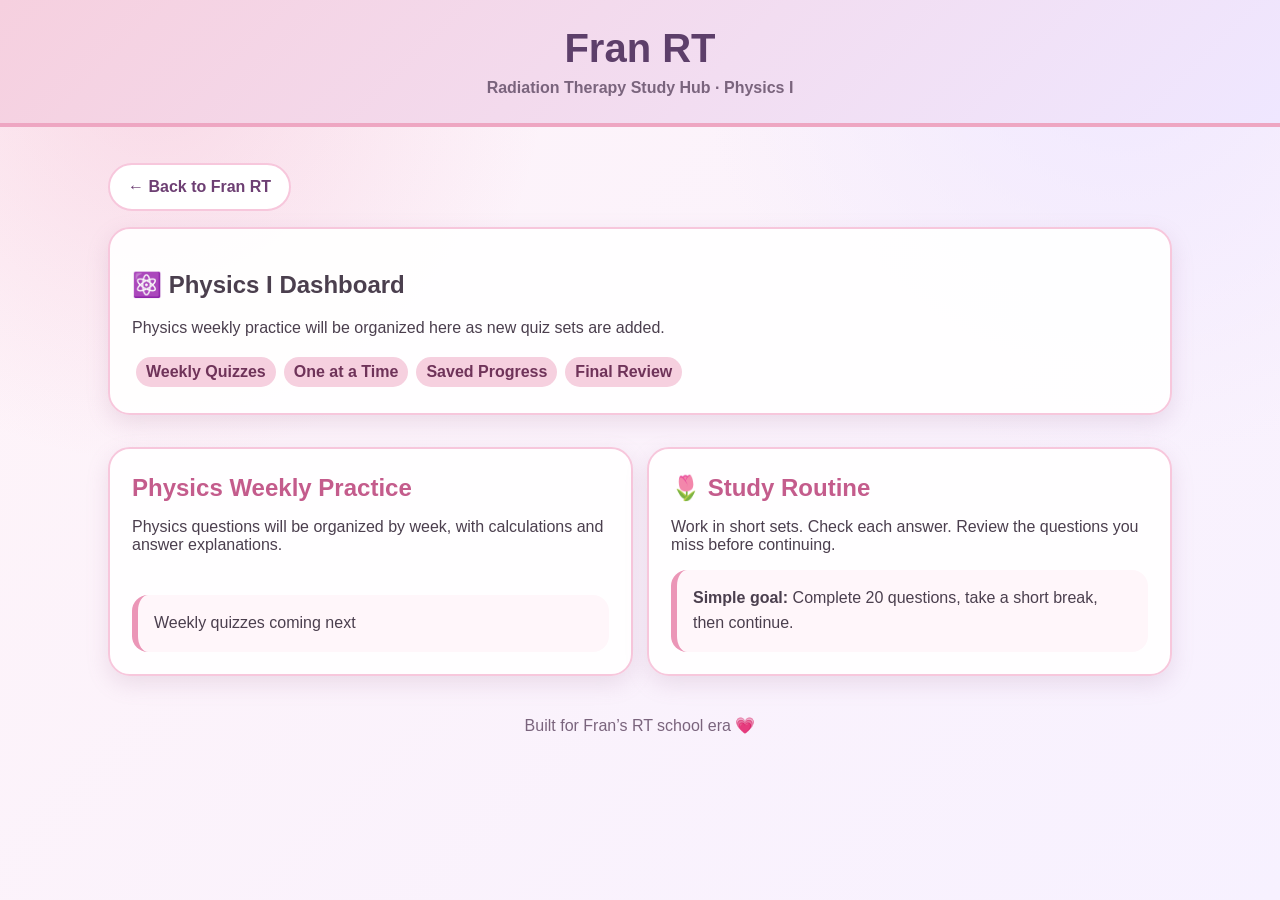
<file: physics.html>
<!DOCTYPE html>
<html lang="en">
<head>
<meta charset="UTF-8">
<meta name="viewport" content="width=device-width, initial-scale=1.0">
<title>Fran RT | Physics I</title>
<style>
:root{--p1:#eb96b7;--p2:#eea6c2;--p4:#f4c5d7;--p5:#f6d0df;--lav:#efe7ff;--ink:#4b3f4e;--muted:#7a647d;--shadow:rgba(160,110,150,.18)}
*{box-sizing:border-box}body{margin:0;font-family:Arial,Helvetica,sans-serif;color:var(--ink);background:radial-gradient(circle at 12% 8%,rgba(235,150,183,.28),transparent 28%),radial-gradient(circle at 88% 4%,rgba(239,231,255,.9),transparent 30%),linear-gradient(135deg,#fff4f8,#f7f1ff);min-height:100vh}a{text-decoration:none;color:inherit}
header{padding:26px 18px;text-align:center;background:linear-gradient(135deg,var(--p5),var(--lav));border-bottom:4px solid var(--p2)}h1{margin:0;font-size:clamp(1.7rem,5vw,2.5rem);color:#5d3f6a}.subtitle{margin-top:8px;color:var(--muted);font-weight:700}.container{max-width:1100px;margin:0 auto;padding:18px}.card{background:rgba(255,255,255,.94);border:2px solid #f7c7dc;border-radius:22px;padding:22px;margin:16px 0;box-shadow:0 8px 22px var(--shadow)}.grid{display:grid;grid-template-columns:repeat(auto-fit,minmax(240px,1fr));gap:14px}.study-card{min-height:180px;display:flex;flex-direction:column;justify-content:space-between;transition:.18s}.study-card:hover{transform:translateY(-3px);background:#fff8fb}.study-card h2{color:#c45c8c;margin:.2rem 0 .5rem}.tag{display:inline-block;margin:4px;padding:6px 10px;border-radius:999px;background:var(--p5);font-weight:800;color:#6f3359}.btn{display:inline-flex;align-items:center;justify-content:center;padding:13px 18px;border-radius:999px;background:linear-gradient(135deg,var(--p1),#c9b8ff);color:#fff;font-weight:900}.btn.secondary{background:#fff;color:#6d3f73;border:2px solid #f7c7dc}.actions{display:flex;gap:10px;flex-wrap:wrap;margin-top:18px}.remember{background:#fff6fa;border-left:6px solid var(--p1);border-radius:16px;padding:16px;line-height:1.55}.footer{text-align:center;color:var(--muted);padding:24px}
</style>
</head>
<body>
<header><h1>Fran RT</h1><div class="subtitle">Radiation Therapy Study Hub · Physics I</div></header>
<main class="container">
  <div class="actions"><a class="btn secondary" href="index.html">← Back to Fran RT</a></div>
  <section class="card">
    <h2>⚛️ Physics I Dashboard</h2>
    <p>Physics weekly practice will be organized here as new quiz sets are added.</p>
    <div><span class="tag">Weekly Quizzes</span><span class="tag">One at a Time</span><span class="tag">Saved Progress</span><span class="tag">Final Review</span></div>
  </section>
  <section class="grid">
    <div class="card study-card">
      <div><h2>Physics Weekly Practice</h2><p>Physics questions will be organized by week, with calculations and answer explanations.</p></div>
      <div class="remember">Weekly quizzes coming next</div>
    </div>
    <div class="card study-card">
      <div><h2>🌷 Study Routine</h2><p>Work in short sets. Check each answer. Review the questions you miss before continuing.</p></div>
      <div class="remember"><b>Simple goal:</b> Complete 20 questions, take a short break, then continue.</div>
    </div>
  </section>
  <div class="footer">Built for Fran’s RT school era 💗</div>
</main>
</body>
</html>
</file>
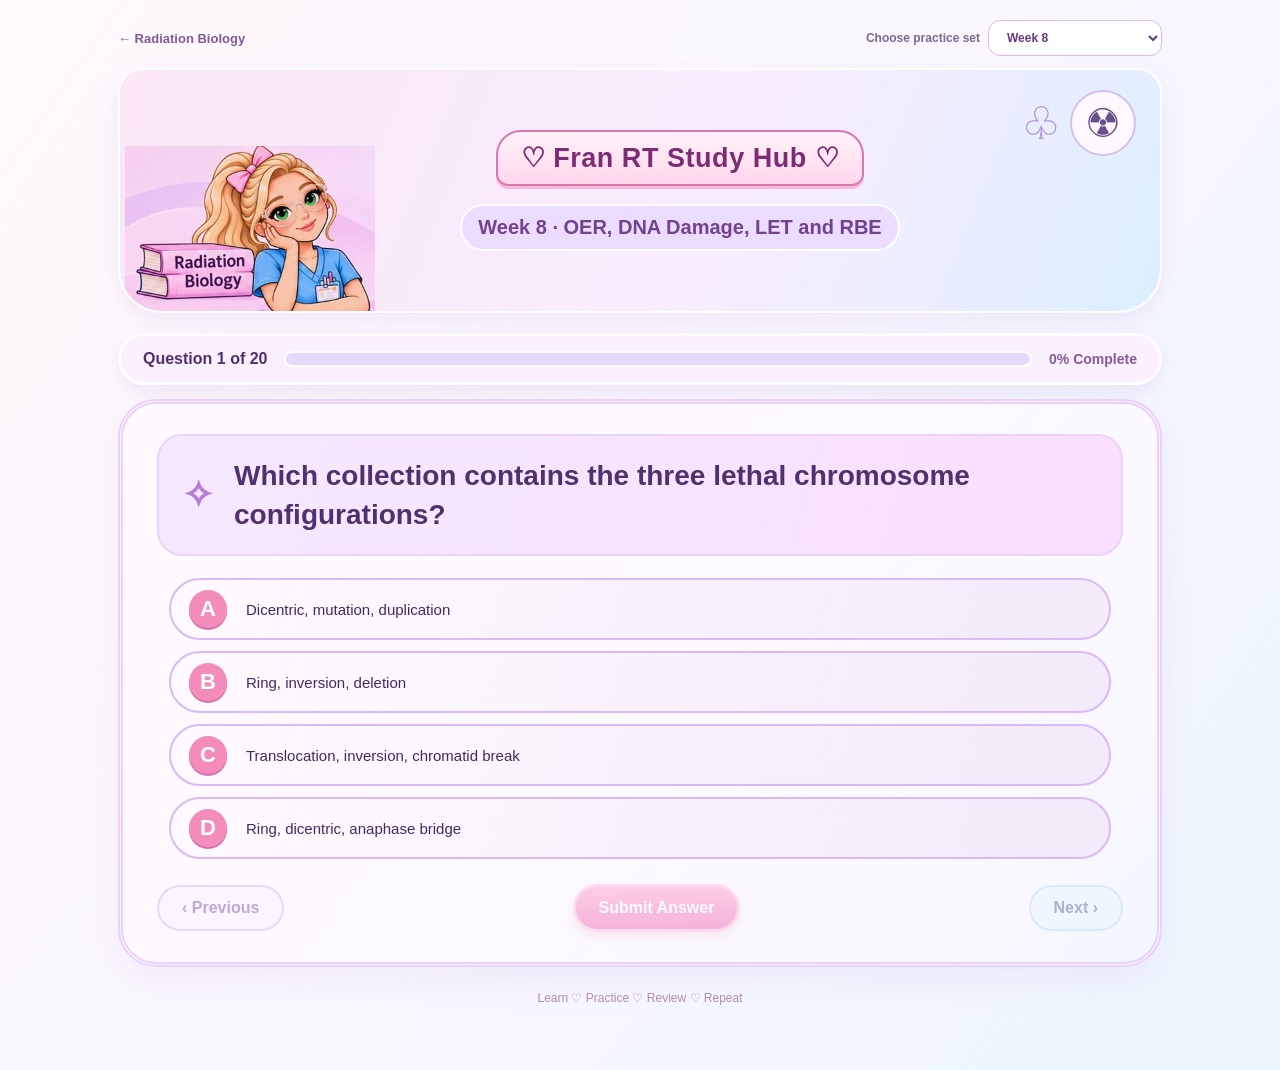
<file: radbio-weekly.html>
<!doctype html>
<html lang="en"><head><meta charset="utf-8"><meta name="viewport" content="width=device-width,initial-scale=1"><meta name="theme-color" content="#f6c7e3"><title>Radiation Biology Quiz | Fran RT Study Hub</title>
<style>
:root{--ink:#50316f;--pink:#ec7cb8;--deep:#702e88;--lav:#e9ddfa;--blue:#e4f3ff;--border:#d9b9f0;--muted:#796a8f;--good:#e9f9ee;--bad:#fff0f4}
*{box-sizing:border-box}html{scroll-behavior:smooth}body{margin:0;font-family:'Trebuchet MS',Arial,sans-serif;background:linear-gradient(125deg,#fff8fc 0%,#faf7ff 50%,#ecf6ff 100%);color:var(--ink);min-height:100vh}button,select{font:inherit}button{cursor:pointer}button:disabled{opacity:.48;cursor:default}.wrap{max-width:1080px;margin:auto;padding:20px 18px 65px}.topnav{display:flex;justify-content:space-between;align-items:center;gap:12px;margin-bottom:12px;flex-wrap:wrap}.back{color:#805a99;text-decoration:none;font-size:13px;font-weight:800}.switch{display:flex;gap:8px;align-items:center;font-size:12px;color:var(--muted);font-weight:800}.switch select{padding:9px 14px;border:1px solid #d9bbf2;border-radius:12px;background:#fff;color:#643980;max-width:180px}
.banner{border-radius:28px;background:linear-gradient(110deg,#fae2f4 0%,#f8edff 50%,#d8efff 100%);border:2px solid #fff;box-shadow:0 9px 26px #b8a2d02c;display:flex;align-items:center;position:relative;overflow:hidden;min-height:210px;padding:24px 28px 24px 280px}.doll{position:absolute;bottom:0;left:0;width:290px;height:210px;object-fit:contain;object-position:bottom left;mix-blend-mode:multiply}.bannerText{position:relative;z-index:1;flex:1;text-align:center}.ribbon{display:inline-block;padding:8px 25px;background:#ffe0f0;border:2px solid #e994cc;color:#823c85;border-radius:100px;font-size:15px;font-weight:900;letter-spacing:.02em}.banner h1{font-size:clamp(30px,5vw,47px);line-height:1.12;margin:15px 0 9px;letter-spacing:-1px;color:#4e2379}.banner p{margin:0;font-size:clamp(13px,2.1vw,18px);color:#70438f;font-weight:700}.roundIcon{position:absolute;right:24px;top:24px;border:2px solid #bfb2f1;border-radius:50%;width:58px;height:58px;background:#fff9ff;display:grid;place-items:center;font-size:29px;color:#a27be5}
.progress{margin:20px 0 14px;display:flex;align-items:center;gap:17px;background:#fff;border:2px solid #e4d1f4;border-radius:20px;padding:15px 22px;box-shadow:0 4px 14px #b8a2d018;font-weight:900}.progress span{white-space:nowrap}.bar{flex:1;height:12px;border-radius:25px;background:#ede4f8;overflow:hidden;border:1px solid #d8c8ed}.barInner{height:100%;width:0;background:linear-gradient(90deg,#ff8bc3,#b79aef);border-radius:25px;transition:width .25s}.progress .percent{font-size:14px;color:#825c9a}
.card{background:rgba(255,255,255,.95);border:2px solid #e1ccf6;border-radius:29px;padding:30px 34px;box-shadow:0 12px 35px #b7a2d124}.prompt{display:flex;gap:20px;align-items:center;padding:20px 23px;border:1.5px solid #e4cbff;border-radius:22px;background:linear-gradient(90deg,#f6edff,#fbeafb);font-size:clamp(19px,2.5vw,25px);line-height:1.4;font-weight:900;margin-bottom:22px}.promptIcon{font-size:38px;color:#b47ed9;flex:none}.choices{display:grid;gap:11px;margin:0 12px}.choice{border:2px solid #d8bafa;background:linear-gradient(105deg,#fffaff,#f5eefe);border-radius:18px;text-align:left;padding:12px 16px;display:flex;align-items:center;gap:19px;color:#422b61;line-height:1.4;font-size:15px;min-height:60px}.letter{display:grid;place-items:center;background:#f38bbb;border-radius:13px;color:#fff;min-width:38px;height:38px;font-size:20px;font-weight:900}.choice.chosen{border-color:#ec79b9;background:#fff0f8;box-shadow:0 0 0 2px #f8d5eb}.choice.correct{background:#ecf9f0;border-color:#72bd90}.choice.wrong{background:#fff1f3;border-color:#db91ae}.feedback{padding:15px 20px;margin:18px 12px 0;border-radius:16px;background:#f1ebff;border:1px solid #dac5f5;line-height:1.55;font-size:14px}.feedback.good{background:#effaf3;border-color:#acd8bd}.feedback.bad{background:#fff3f6;border-color:#f3c0d0}.feedback strong{display:block;margin-bottom:6px}.actions{display:flex;justify-content:space-between;align-items:center;gap:12px;flex-wrap:wrap;margin-top:25px}.btn{border-radius:35px;padding:12px 23px;border:2px solid #d5b4f4;background:#f9f1ff;color:#79559e;font-weight:900}.btn.primary{background:linear-gradient(120deg,#ff97c8,#e65caa);color:white;border-color:#ef76b9;box-shadow:0 5px 12px #ed8cb548}.btn.secondary{background:#e8f4ff;border-color:#b8dbfc;color:#5b639c}.foot{text-align:center;padding:24px 4px 0;font-size:12px;color:#b28cac}.results{display:none}.score{font-size:44px;font-weight:900;color:#7a399b;margin:10px 0}.review{border:1.5px solid #e7cfef;border-radius:16px;padding:17px;margin:12px 0;background:white;line-height:1.5}.review strong{display:block;margin-bottom:7px}.review p{margin:5px 0;font-size:14px}.tiny{font-size:12px;color:#806c95}.empty{padding:15px 20px;background:#f2fbf4;border-radius:12px}.secondarybar{display:flex;justify-content:flex-end;gap:9px;margin-top:18px;flex-wrap:wrap}
@media(max-width:650px){.wrap{padding:10px 10px 50px}.banner{min-height:180px;padding:20px 12px 18px 128px}.doll{width:160px;height:174px;left:-20px}.ribbon{font-size:11px;padding:6px 10px}.banner h1{font-size:24px;margin:12px 0}.banner p{font-size:12px}.roundIcon{display:none}.progress{padding:13px;gap:9px;font-size:12px}.progress .percent{font-size:11px}.card{padding:15px 11px;border-radius:21px}.prompt{font-size:17px;padding:15px 12px;gap:9px}.promptIcon{font-size:24px}.choices{margin:0 2px}.choice{font-size:13px;gap:10px;padding:10px}.letter{min-width:30px;width:30px;height:30px;font-size:16px}.actions{gap:7px}.btn{padding:11px 12px;font-size:12px}.feedback{margin:15px 2px 0}}
@media(prefers-reduced-motion:reduce){*{scroll-behavior:auto!important;transition:none!important}}
</style><style>
/* Approved pastel quiz design */
.banner{min-height:245px;background:linear-gradient(112deg,#fbe7f5 0%,#f8edff 58%,#dcefff 100%);border-radius:25px 25px 44px 44px;padding-left:255px;padding-right:175px;box-shadow:0 8px 20px #c2a4dc33}
.banner .doll{width:250px;height:235px;left:5px}
.banner .ribbon{background:linear-gradient(#fff1fa,#ffd8eb);border:2px solid #da77b0;color:#7e2b75;border-radius:25px 25px 12px 12px;box-shadow:0 3px 0 #f6bad8;font-size:clamp(18px,2.4vw,27px);padding:10px 23px;white-space:nowrap}
.banner h1{font-size:clamp(26px,4.4vw,48px);margin:0;position:absolute;left:-10000px}
.banner p{background:#ecdcff;border:2px solid #fff;border-radius:35px;padding:10px 16px;display:inline-block;margin-top:18px;font-size:clamp(13px,2.1vw,20px);font-weight:750}
.banner .roundIcon{display:none}
.quizArt{position:absolute;right:24px;top:20px;display:flex;gap:9px;align-items:center;color:#af8bda;font-size:45px}
.quizArt .radiation{font-size:40px;color:#69508b;background:#fff9ff;border:2px solid #d8bdf1;border-radius:50%;width:66px;height:66px;display:grid;place-items:center}
.progress{border-radius:45px;background:#faf0ff;border:3px solid #fff;box-shadow:0 6px 17px #b29bd233;padding:14px 22px}
.progress .bar{height:16px;background:#e6dafa;border:2px solid #fff}
.card{border:5px double #ead0ff;background:linear-gradient(130deg,#fffaff,#faf8ff 85%,#f1f7ff);border-radius:38px}
.prompt{background:linear-gradient(105deg,#f5e9ff,#f9dffd);border:2px solid #ecd3ff;border-radius:25px;font-size:clamp(20px,2.6vw,28px)}
.choice{background:linear-gradient(105deg,#fffaff,#f3eafa);border-radius:100px;padding:10px 18px;min-height:57px}
.letter{border-radius:50%;font-size:22px;box-shadow:0 2px 0 #de6fae}
.btn.primary{background:linear-gradient(#ff9dcc,#ef68b0);border:3px solid #ffbbe0;box-shadow:0 5px 10px #e58cbb55;font-size:16px}
@media(max-width:700px){.banner{padding:22px 12px 20px 135px;min-height:175px}.banner .doll{width:155px;height:170px;left:-13px}.banner .ribbon{font-size:clamp(12px,3vw,20px);white-space:normal}.quizArt{display:none}.banner p{font-size:12px;padding:8px 12px;margin-top:12px}.card{border-width:3px}.choice{border-radius:18px}.btn.primary{font-size:13px}}
</style></head><body><main class="wrap">
<div class="topnav"><a class="back" href="radiation-biology.html">← Radiation Biology</a><label class="switch">Choose practice set <select id="weekPicker"><option value="week8">Week 8</option><option value="week9">Week 9</option><option value="week10">Week 10</option><option value="qa">QA Practice</option><option value="td">TD 5/5</option><option value="review">Mixed Course Review</option><option value="all">Full Mixed Exam</option></select></label></div>
<header class="banner"><img class="doll" src="[data-uri]" alt="Blonde radiation therapy student illustration in blue scrubs"/><div class="bannerText"><div class="ribbon">♡ Fran RT Study Hub ♡</div><h1>Radiation Biology Quiz</h1><p id="subtitle">Week 8 · OER, DNA Damage, LET and RBE</p></div><div class="quizArt" aria-hidden="true"><span>♧</span><span class="radiation">☢</span></div></header>
<section class="progress" aria-label="Quiz progress"><span id="num">Question 1 of 20</span><div class="bar"><div class="barInner" id="barInner"></div></div><span class="percent" id="pct">0% Complete</span></section>
<section class="card" id="quizCard"><div class="prompt"><span class="promptIcon" aria-hidden="true">✧</span><span id="promptText"></span></div><div class="choices" id="choices"></div><div id="feedback" class="feedback" style="display:none" aria-live="polite"></div><div class="actions"><button class="btn" id="prev">‹ Previous</button><button class="btn primary" id="submit">Submit Answer</button><button class="btn secondary" id="next">Next ›</button></div></section>
<section id="results" class="card results" aria-live="polite"><span class="ribbon">Your Results</span><div class="score" id="score"></div><p id="summary"></p><h2>Everything You Missed</h2><div id="missed"></div><div class="secondarybar"><button class="btn secondary" id="retry">Practice Missed Questions</button><button class="btn" id="restart">Restart Quiz</button><button class="btn" id="print">Print Review</button></div></section>
<div class="foot">Learn ♡ Practice ♡ Review ♡ Repeat</div>
</main><script>
const BANK=[{"q":"Which collection contains the three lethal chromosome configurations?","choices":["Dicentric, mutation, duplication","Ring, inversion, deletion","Translocation, inversion, chromatid break","Ring, dicentric, anaphase bridge"],"why":"The three lethal configurations are ring, dicentric and anaphase bridge.","key":3,"tags":["week8"],"id":"rb1"},{"q":"According to the TD 5/5 chart, what dose is listed for skin necrosis or ulceration?","choices":["50 Gy","60 Gy","55 Gy","40 Gy"],"why":"The TD 5/5 chart gives 55 Gy for skin necrosis or ulceration. This chart value is distinct from the separate 60 Gy skin reaction value.","key":2,"tags":["week10","td"],"id":"rb2corrected"},{"q":"What does LET describe?","choices":["Energy deposited per unit of track length","Probability of a late cancer per unit time","Dose needed under hypoxic conditions divided by aerobic dose","Energy deposited per unit mass"],"why":"LET is track energy deposition, commonly in keV per micrometer.","key":0,"tags":["week8"],"id":"rb3"},{"q":"Which unit measures absorbed dose?","choices":["Sievert","Roentgen","Gray","Rem"],"why":"Gray measures absorbed dose in energy per mass.","key":2,"tags":["review"],"id":"rb4"},{"q":"After radiation, the G2/M transition is delayed and mitosis temporarily decreases. What is this called?","choices":["Division delay","Chromosome translocation","Differentiation","Interphase death"],"why":"This describes a delay in G2/mitosis as division delay.","key":0,"tags":["week8"],"id":"rb5"},{"q":"Which detector is a type of thimble ionization chamber?","choices":["Geiger Müller counter","Thermoluminescent dosimeter","Neutron counter","Farmer chamber"],"why":"A thimble chamber is the Farmer chamber as a thimble chamber.","key":3,"tags":["review"],"id":"rb6"},{"q":"What is the daily tolerance for the optical distance indicator (ODI)?","choices":["1.5 mm","2 mm","3 mm","1 mm"],"why":"ODI daily tolerance is 2 mm.","key":1,"tags":["qa"],"id":"rb7"},{"q":"Which description best matches indirect ionization?","choices":["Radiation interacts with water and the resulting free radicals damage DNA","Radiation damages DNA directly without involving other molecules","Radiation causes an unchanged chromosome to duplicate","Radiation alters DNA through mitosis alone"],"why":"Indirect action involves indirect action with water radiolysis and free radicals.","key":0,"tags":["week8"],"id":"rb8"},{"q":"An abnormal chromosome contains two centromeres. Which term fits?","choices":["Inverted chromosome","Dicentric chromosome","Ring chromosome","Duplicated chromosome"],"why":"Di means two; a dicentric chromosome has two centromeres.","key":1,"tags":["week8"],"id":"rb9"},{"q":"An early or acute tissue effect is generally observed within which period?","choices":["Only after 12 months","After 6 months","Only after 5 years","Within 6 months"],"why":"Early tissue effects occur within 6 months.","key":3,"tags":["week9"],"id":"rb10"},{"q":"Which description best fits fixed postmitotic (FPM) cells?","choices":["Highly differentiated cells that do not divide","Undifferentiated cells that divide rapidly","Developing connective tissue cells that divide repeatedly","Moderately differentiated cells that regularly regenerate"],"why":"FPM cells are mature and typically do not divide.","key":0,"tags":["week9"],"id":"rb11"},{"q":"Which agency regulates the shipping of radioactive materials?","choices":["Nuclear Regulatory Commission","National Council on Radiation Protection and Measurements","Department of Transportation","Food and Drug Administration"],"why":"The Department of Transportation regulates transport of radioactive materials.","key":2,"tags":["review"],"id":"rb12"},{"q":"More dose increases the chance that an effect will occur, but does not necessarily increase its severity. Which category fits?","choices":["Early responding tissue only","Stochastic","Deterministic","Regeneration"],"why":"Stochastic dose relationships concern incidence or probability.","key":1,"tags":["week10"],"id":"rb13"},{"q":"Which DNA injury is generally harder for a cell to repair?","choices":["Loss of a single hydrogen bond","Temporary mitotic delay","Single strand break","Double strand break"],"why":"Double strand breaks damage both DNA strands and are harder to restore correctly.","key":3,"tags":["week8"],"id":"rb14"},{"q":"Which description fits reverting postmitotic (RPM) cells?","choices":["Are always less mature than VIM cells","Usually do not divide but can return to division","Never divide again under any condition","Divide continuously throughout life"],"why":"RPM cells normally do not divide, but retain the ability to do so.","key":1,"tags":["week9"],"id":"rb15"},{"q":"Which pair correctly matches the TD 5/5 values?","choices":["Lung 17.5 Gy; kidney 32 Gy","Lung 30 Gy; kidney 23 Gy","Lung 17.5 Gy; kidney 23 Gy","Lung 23 Gy; kidney 17.5 Gy"],"why":"The values are lung 17.5 Gy and kidney 23 Gy.","key":2,"tags":["td"],"id":"rb16"},{"q":"Which feature helps identify the deterministic graph?","choices":["A horizontal risk line across all doses","A curve that decreases with dose","An initial no effect region before the response rises","A straight line rising from zero with no threshold"],"why":"The deterministic illustration has a threshold below which tissue reaction does not appear.","key":2,"tags":["week10"],"id":"rb17"},{"q":"What is the daily collimator field size tolerance?","choices":["3 mm","1 mm","1.5 mm","2 mm"],"why":"The daily collimator field size tolerance is 2 mm.","key":3,"tags":["qa"],"id":"rb18"},{"q":"A LINAC daily output check reads 1.40 compared with a normalized baseline of 1.00. What is the correct response?","choices":["Treat and do not notify physics","Treat and notify physics later","Do not treat but do not notify physics","Do not treat and notify physics"],"why":"The 40% departure is far beyond the 3% daily output tolerance used in this set.","key":3,"tags":["qa"],"id":"rb19"},{"q":"Which phase of the cell cycle is most radiosensitive?","choices":["Mitosis","G1","G0","S phase"],"why":"lists mitosis as most radiosensitive.","key":0,"tags":["week8"],"id":"rb20"},{"q":"Which description identifies oxygen enhancement ratio (OER)?","choices":["Aerobic dose divided by hypoxic dose for the same effect","Absorbed dose divided by equivalent dose","High LET dose divided by low LET dose for the same effect","Hypoxic dose divided by aerobic dose for the same biological effect"],"why":"OER compares the dose needed without enough oxygen with the dose needed in oxygenated conditions.","key":3,"tags":["week8"],"id":"rb21"},{"q":"What is the TD 5/5 dose for the brainstem?","choices":["50 Gy","45 Gy","47 Gy","52 Gy"],"why":"The new brainstem entry is 50 Gy, with necrosis/infarction.","key":0,"tags":["td"],"id":"rb22"},{"q":"Which chromosome change involves a missing segment of genetic material?","choices":["Deletion","Duplication","Translocation","Inversion"],"why":"Deletion is the loss of chromosome material.","key":0,"tags":["week8"],"id":"rb23"},{"q":"What dose range is associated for wet desquamation?","choices":["20–30 Gy","10–23 Gy","40–50 Gy","55–65 Gy"],"why":"The wet desquamation range used in this practice set is 40 to 50 Gy.","key":2,"tags":["week10"],"id":"rb24"},{"q":"What is the annual occupational extremity dose equivalent limit?","choices":["0.5 rem","1 rem","5 rem","50 rem"],"why":"and Week 9 quiz both test 50 rem for occupational extremities.","key":3,"tags":["review"],"id":"rb25"},{"q":"A radiation effect becomes more severe as absorbed dose increases above its threshold. Which effect category best fits?","choices":["Genetic only","Deterministic","Stochastic","Indirect action only"],"why":"For deterministic injury, increasing dose can increase severity after the threshold is exceeded.","key":1,"tags":["week10"],"id":"rb26"},{"q":"Which detector is used to survey background radiation in a room?","choices":["Thermoluminescent dosimeter","Geiger Müller detector","Farmer chamber","Film badge"],"why":"specifies a Geiger Müller detector.","key":1,"tags":["review"],"id":"rb27"},{"q":"Which organ is listed at 65 Gy?","choices":["Bladder","Femoral head","Skin","Rectum"],"why":"The chart places the bladder at 65 Gy.","key":0,"tags":["td"],"id":"rb28"},{"q":"Which pair has the same 40 Gy value?","choices":["Brain and spinal cord","Heart and small intestine","Parotid and liver","Stomach and esophagus"],"why":"Both heart and small intestine are 40 Gy in this chart.","key":1,"tags":["td"],"id":"rb29"},{"q":"Which warning label belongs on a container transporting or storing radionuclides?","choices":["Caution: radioactive material","Caution: x ray room","Caution: high radiation area","Danger: high radiation area"],"why":"distinguishes radioactive material containers from high radiation areas.","key":0,"tags":["review"],"id":"rb30"},{"q":"A therapist checks only a patient’s date of birth against the wristband. Is that enough to identify the patient?","choices":["Yes, if the wristband is printed","Yes, date of birth alone is sufficient","No, two independent identifiers are needed","Yes, if the patient recognizes the therapist"],"why":"requires two patient identifiers.","key":2,"tags":["review"],"id":"rb31"},{"q":"Which answer best describes somatic versus germ cell damage?","choices":["Neither can cause genetic changes","Somatic affects the exposed individual; germ cell damage may affect future generations","Somatic damage affects only descendants; germ cell damage never does","Both always cause hereditary effects"],"why":"Only germ cell changes can be transmitted to offspring.","key":1,"tags":["week8"],"id":"rb32"},{"q":"A piece of one chromosome breaks off and attaches to another chromosome. What change is this?","choices":["Deletion","Inversion","Translocation","Duplication"],"why":"Translocation moves a segment to another chromosome.","key":2,"tags":["week8"],"id":"rb33"},{"q":"Which effect is deterministic?","choices":["Radiation induced thyroid cancer","Cataract formation","Hereditary cancer risk","Radiation induced breast cancer"],"why":"lists cataracts among deterministic tissue reactions.","key":1,"tags":["week10"],"id":"rb34"},{"q":"What is the TD 5/5 dose for the optic chiasm?","choices":["50 Gy","47 Gy","55 Gy","45 Gy"],"why":"The optic chiasm is a new 50 Gy entry with blindness as the listed complication.","key":0,"tags":["td"],"id":"rb35"},{"q":"What is the monthly output QA tolerance?","choices":["2%","1%","5%","3%"],"why":"Monthly output tolerance is 2% .","key":0,"tags":["qa"],"id":"rb36"},{"q":"Which statement correctly compares IMRT and non IMRT laser tolerances?","choices":["IMRT 2 mm; non IMRT 2 mm","IMRT 1 mm; non IMRT 1.5 mm","IMRT 1.5 mm; non IMRT 2 mm","IMRT 2 mm; non IMRT 1.5 mm"],"why":"The listed value is 1.5 mm and 2 mm respectively.","key":2,"tags":["qa"],"id":"rb37"},{"q":"Which organ is listed at 52 Gy?","choices":["Stomach","Brainstem","Skin","Femoral head"],"why":"The femoral head is 52 Gy, with necrosis.","key":3,"tags":["td"],"id":"rb38"},{"q":"Which event is a base sequence change rather than a change in chromosome number?","choices":["Mutation","Division delay","Regeneration","Mitotic overshoot"],"why":"The defines a base sequence change as a mutation.","key":0,"tags":["week8"],"id":"rb39"},{"q":"Which tissue reaction in a head and neck patient is deterministic?","choices":["Hereditary mutation in descendants","Radiation induced osteosarcoma","Secondary leukemia","Xerostomia"],"why":"Dry mouth is listed as a deterministic tissue reaction.","key":3,"tags":["week10"],"id":"rb40"},{"q":"Which group contains late responding tissues?","choices":["Germ cells, intestinal epithelium, lymphocytes","Skin, intestinal lining, bone marrow","Intestinal lining, testes, bone marrow","Muscle, liver, central nervous system"],"why":"group muscle, liver and CNS as late responding.","key":3,"tags":["week9"],"id":"rb41"},{"q":"Which description most closely fits reproductive failure after irradiation?","choices":["A cell loses its ability to continue repeated divisions","A cell briefly pauses in G2 and resumes normal division","A cell replaces injured tissue with the same cell type","A cell immediately increases its mitotic index"],"why":"Reproductive or mitotic death is the loss of reproductive integrity.","key":0,"tags":["week8"],"id":"rb42"},{"q":"Which cells are generally most radioresistant?","choices":["Well differentiated and rarely dividing","Undifferentiated and rapidly dividing","Stem cells with a long mitotic future","Bone marrow precursors with active mitosis"],"why":"Mature specialized cells usually divide less often.","key":0,"tags":["week9"],"id":"rb43"},{"q":"Which outcome is most characteristic of a late tissue response?","choices":["Short lived edema followed by full regeneration","A transient increase in mitotic index","Fibrosis and lasting tissue changes","Immediate free radical formation only"],"why":"The relationship links late injury with fibrosis, atrophy, ulceration, and limited reversibility.","key":2,"tags":["week9"],"id":"rb44"},{"q":"What is the daily IMRT MLC leaf speed and position tolerance?","choices":["2 mm","3 mm","1 mm","1.5 mm"],"why":"The listed value is 1 mm for IMRT MLC speed and position.","key":2,"tags":["qa"],"id":"rb45"},{"q":"Which statement describes the linear no threshold (LNT) model?","choices":["It assumes zero risk until a fixed threshold then a sudden rise","It assumes risk falls as dose increases","It assumes only tissue reactions are possible","It assumes risk at every nonzero dose and a linear relationship with dose"],"why":"says radiation protection uses LNT, which assumes risk at all doses.","key":3,"tags":["week10"],"id":"rb46"},{"q":"Which tolerance appears for annual MLC transmission?","choices":["5%","3%","2%","1%"],"why":"Annual MLC transmission is 2% .","key":2,"tags":["qa"],"id":"rb47"},{"q":"Which complication is paired with the optic chiasm?","choices":["Pericarditis","Blindness","Myelitis","Perforation/stricture"],"why":"The optic chiasm chart entry identifies blindness.","key":1,"tags":["td"],"id":"rb48"},{"q":"Which dose response model is used for radiation protection?","choices":["Linear quadratic no threshold","Linear no threshold","Threshold sigmoid only","A plateau with zero slope"],"why":"Radiation protection uses LNT .","key":1,"tags":["week10"],"id":"rb49"},{"q":"What daily waveguide pressure range is listed?","choices":["32–40 PSI","25–32 PSI","20–25 PSI","45–50 PSI"],"why":"The course chart specifies 25–32 PSI.","key":1,"tags":["qa"],"id":"rb50"},{"q":"Which pair correctly describes tissue healing?","choices":["Neither uses replacement cells","Both always use the same cell type","Regeneration uses the same cell type; repair uses a different cell type","Regeneration uses a different cell type; repair uses the same cell type"],"why":"The course distinguishes regeneration and repair by the type of replacement cell.","key":2,"tags":["week9"],"id":"rb51"},{"q":"Which type of imaging does not use ionizing radiation?","choices":["CT","Radiography","MRI","Nuclear medicine"],"why":"MRI uses a magnetic field and radiofrequency pulses, not ionizing radiation.","key":2,"tags":["review"],"id":"rb52"},{"q":"Which set contains only stochastic radiation effects?","choices":["Skin injury, radiation syndrome, lung cancer","Cataracts, alopecia, sterility","Erythema, xerostomia, leukemia","Skin cancer, osteosarcoma, thyroid cancer"],"why":"Skin, bone and thyroid cancers are listed as stochastic.","key":3,"tags":["week10"],"id":"rb53"},{"q":"What is the daily gantry rotation QA tolerance?","choices":["1°","0.5°","1.5°","2°"],"why":"The daily gantry tolerance is 1°.","key":0,"tags":["qa"],"id":"rb54"},{"q":"Which cell category is the most radiosensitive in the classification system?","choices":["RPM","DIM","FPM","VIM"],"why":"Vegetative intermitotic cells divide rapidly and are least mature among these groups.","key":3,"tags":["week9"],"id":"rb55"},{"q":"What is the daily imaging and treatment coordinate coincidence tolerance for non SRS/SBRT?","choices":["1 mm","2 mm","3 mm","1.5 mm"],"why":"The values are 2 mm for non SRS/SBRT.","key":1,"tags":["qa"],"id":"rb56"},{"q":"Which set contains only deterministic radiation effects?","choices":["Leukemia, hereditary effects, cataracts","Breast cancer, skin cancer, xerostomia","Lung cancer, erythema, thyroid cancer","Alopecia, sterility, skin injury"],"why":"Hair loss, sterility, and skin injury are listed as deterministic.","key":3,"tags":["week10"],"id":"rb57"},{"q":"Which statement correctly distinguishes deterministic from stochastic radiation effects?","choices":["Both have thresholds and increasing severity","Deterministic has a threshold and increasing severity; stochastic has no assumed threshold and increasing incidence","Neither has a threshold and neither depends on dose","Deterministic has no threshold and increasing incidence; stochastic has a threshold and increasing severity"],"why":"Severity is central to deterministic reactions; probability is central to stochastic risk.","key":1,"tags":["week10"],"id":"rb58"},{"q":"What dose range is associated for erythema?","choices":["20–30 Gy","10–17.5 Gy","40–50 Gy","55–60 Gy"],"why":"The skin erythema range used in this practice set is 20 to 30 Gy.","key":0,"tags":["week10"],"id":"rb59"},{"q":"What is the daily imaging and treatment coordinate coincidence tolerance for SRS/SBRT?","choices":["2 mm","1 mm","1.5 mm","3 mm"],"why":"The values are 1 mm for SRS/SBRT.","key":1,"tags":["qa"],"id":"rb60"},{"q":"Which collection contains the three features of highly radiosensitive cells described by Bergonié and Tribondeau?","choices":["Rarely dividing, undifferentiated, short mitotic future","Rarely dividing, specialized, long mitotic future","Actively dividing, undifferentiated, long mitotic future","Actively dividing, well differentiated, short mitotic future"],"why":"Rapid division, low differentiation, and many future divisions increase radiosensitivity.","key":2,"tags":["week9"],"id":"rb61"},{"q":"What is the TD 5/5 dose for the esophagus?","choices":["60 Gy","55 Gy","52 Gy","50 Gy"],"why":"The new esophagus entry is 55 Gy, with perforation/stricture.","key":1,"tags":["td"],"id":"rb62"},{"q":"Radiation causes a cell to die before entering mitosis. Which fate is described?","choices":["Mitotic overshoot","Interphase death","Mitotic delay","Reproductive failure after division"],"why":"Interphase death occurs before mitosis.","key":1,"tags":["week8"],"id":"rb63"},{"q":"A dose rate is 4 mR/hr at 8 meters. What is it at 4 meters?","choices":["8 mR/hr","32 mR/hr","16 mR/hr","2 mR/hr"],"why":"Half the distance gives four times the intensity by the inverse square law: 4 × (8/4)² = 16.","key":2,"tags":["review"],"id":"rb64"},{"q":"Which structure has 47 Gy?","choices":["Brain","Spinal cord","Brainstem","Optic chiasm"],"why":"The spinal cord is 47 Gy, with myelitis/necrosis.","key":1,"tags":["td"],"id":"rb65"},{"q":"Which combination correctly matches LET and oxygen dependence?","choices":["High LET, more oxygen dependence, OER near 3","Low LET, more oxygen dependence, OER near 3","High LET, more oxygen dependence, OER near 0","Low LET, less oxygen dependence, OER near 1"],"why":"The relationship links low LET with greater oxygen dependence and an OER around 3.","key":1,"tags":["week8"],"id":"rb66"},{"q":"How do pressure and LINAC output change relative to each other?","choices":["Output stays unchanged","Opposite directions","Relationship is unrelated to pressure","Same direction"],"why":"Pressure and output change in the same direction.","key":3,"tags":["qa"],"id":"rb67"},{"q":"How do temperature and LINAC output change relative to each other?","choices":["Opposite directions","Both increase only when pressure decreases","Output does not change with temperature","Same direction"],"why":"Temperature and output change in opposite directions.","key":0,"tags":["qa"],"id":"rb68"},{"q":"Which statement about stochastic effects is consistent with the protection model?","choices":["A low dose can contribute to modeled risk even without a known threshold","Once cancer occurs, the dose predicts how severe it will be","Below a threshold stochastic effects cannot occur","A low dose guarantees cancer later"],"why":"LNT conservatively models nonzero risk at any nonzero dose; it does not guarantee an effect.","key":0,"tags":["week10"],"id":"rb69"},{"q":"Which change generally reduces the oxygen enhancement ratio as radiation LET rises?","choices":["The biological effect becomes more dependent on oxygen","The biological effect becomes less dependent on oxygen","The radiation stops depositing energy","The amount of water in the cell becomes zero"],"why":"High LET radiation is less dependent on oxygen to cause damage.","key":1,"tags":["week8"],"id":"rb70"},{"q":"Which dose response model is preferred by radiation biologists?","choices":["A constant response regardless of dose","Threshold only with no increase after threshold","Linear quadratic without threshold","Linear no threshold only"],"why":"The linear quadratic model describes greater biological response at higher doses.","key":2,"tags":["week10"],"id":"rb71"},{"q":"Which gas is used to prevent electrical arcing in the LINAC waveguide?","choices":["Carbon dioxide","Sulfur hexafluoride","Nitrogen","Helium"],"why":"The gas is sulfur hexafluoride.","key":1,"tags":["qa"],"id":"rb72"},{"q":"What is the daily tolerance for SRS lasers?","choices":["1 mm","2.5 mm","2 mm","1.5 mm"],"why":"SRS laser tolerance is 1 mm.","key":0,"tags":["qa"],"id":"rb73"},{"q":"A tumor needs 450 cGy under hypoxic conditions and 150 cGy under aerobic conditions for the same effect. What is its OER?","choices":["3.0","1.5","0.33","300"],"why":"450 ÷ 150 = 3.0.","key":0,"tags":["week8"],"id":"rb74"},{"q":"In the separate skin reaction values supplied for practice, which dose is associated with skin death or necrosis?","choices":["55 Gy","60 Gy","20–30 Gy","40–50 Gy"],"why":"The supplied skin reaction list gives 60 Gy for skin death or necrosis. The TD 5/5 chart separately gives 55 Gy for skin necrosis or ulceration.","key":1,"tags":["week10"],"id":"rb75corrected"},{"q":"Which pair gives the approximate proportions of direct and indirect radiation action?","choices":["Direct about 30%; indirect about 70%","Direct about 90%; indirect about 10%","Direct about 70%; indirect about 30%","Direct about 50%; indirect about 50%"],"why":"The course materials describe roughly 30% direct and 70% indirect radiation action.","key":0,"tags":["week8"],"id":"rb76"},{"q":"An unrepaired DNA break occurs before the DNA is replicated in S phase. Which type of aberration can result?","choices":["Somatic regeneration","Chromatid aberration after G2","Mitotic overshoot","Chromosome aberration"],"why":"pre-replication injury with chromosome aberrations.","key":3,"tags":["week8"],"id":"rb77"},{"q":"Which effect is classified as stochastic?","choices":["Alopecia","Erythema","Radiation induced leukemia","Xerostomia"],"why":"Cancer and leukemia are stochastic effects .","key":2,"tags":["week10"],"id":"rb78"},{"q":"Which group is listed as early responding tissue?","choices":["Liver, muscle, central nervous system","Intestinal lining, testes, bone marrow","Liver, brainstem, mature nerve cells","Brain, spinal cord, mature muscle"],"why":"The intestinal lining, testes, and bone marrow are early responding tissues.","key":1,"tags":["week9"],"id":"rb79"},{"q":"Which pair measures equivalent dose?","choices":["Roentgen and coulomb/kg","Sievert and rem","Gray and sievert","Gray and rad"],"why":"Sievert and rem are units of equivalent dose.","key":1,"tags":["review"],"id":"rb80"},{"q":"Which cell type is extremely radiosensitive?","choices":["Lymphocyte","Mature muscle cell","Mature nerve cell","Mature red blood cell"],"why":"Lymphocytes are exceptionally radiosensitive.","key":0,"tags":["week9"],"id":"rb81"},{"q":"What is the annual occupational whole body dose limit?","choices":["5 rem","1 rem","0.5 rem","50 rem"],"why":"The occupational annual whole body effective dose limit listed is 5 rem.","key":0,"tags":["review"],"id":"rb82"},{"q":"A daily output check reads 0.98 relative to a baseline of 1.00. What is the correct response?","choices":["Out of tolerance; treat and notify physics","Within tolerance; continue treating","Out of tolerance; stop and notify physics","Within tolerance; stop and recalibrate"],"why":"A value of 0.98 is 2% below baseline and within the 3% daily output tolerance.","key":1,"tags":["qa"],"id":"rb83"},{"q":"Which interaction involves an inner shell electron?","choices":["Photoelectric effect","Coherent scatter","Pair production","Compton scatter"],"why":"The photoelectric effect ejects a tightly bound inner shell electron.","key":0,"tags":["review"],"id":"rb84"},{"q":"Which organ is paired with 32 Gy?","choices":["Kidney","Parotid","Brain","Liver"],"why":"The parotid gland is listed at 32 Gy, with xerostomia as the complication.","key":1,"tags":["td"],"id":"rb85"},{"q":"A broken chromosome segment is reversed and reinserted into the same chromosome. What change is this?","choices":["Deletion","Duplication","Translocation","Inversion"],"why":"Inversion reverses the order of a chromosome segment.","key":3,"tags":["week8"],"id":"rb86"}];
const SETS={week8:['Week 8','OER, DNA Damage, LET and RBE'],week9:['Week 9','Radiosensitivity and Tissue Effects'],week10:['Week 10','Deterministic and Stochastic Effects'],qa:['QA Practice','LINAC Safety and Tolerances'],td:['TD 5/5','Organ Tolerance Doses'],review:['Mixed Course Review','Radiation Fundamentals'],all:['Full Mixed Exam','All Radiation Biology Topics']};
const $=id=>document.getElementById(id);let current='week8',order=[],answers={},position=0,reviewMode=false;
const key=id=>'fran-radbio-quiz-v3-'+id;
function safeRead(id){try{return JSON.parse(localStorage.getItem(key(id)))}catch(e){return null}}
function save(){try{if(!reviewMode)localStorage.setItem(key(current),JSON.stringify({answers,position}))}catch(e){}}
function start(id,onlyMissed=null){current=id;reviewMode=!!onlyMissed;order=onlyMissed||((id==='all')?BANK:BANK.filter(q=>q.tags.includes(id)));let saved=reviewMode?null:safeRead(id);answers=saved?.answers||{};position=reviewMode?0:Math.max(0,Math.min(order.length-1,saved?.position||0));$('subtitle').textContent=SETS[id][0]+' · '+SETS[id][1];$('weekPicker').value=id;$('quizCard').style.display='block';$('results').style.display='none';render();}
function render(){if(position>=order.length){finish();return}const q=order[position],a=answers[q.id],locked=!!a?.submitted;$('num').textContent='Question '+(position+1)+' of '+order.length;const done=order.filter(x=>answers[x.id]?.submitted).length;$('barInner').style.width=(done/order.length*100)+'%';$('pct').textContent=Math.round(done/order.length*100)+'% Complete';$('promptText').textContent=q.q;const box=$('choices');box.replaceChildren();q.choices.forEach((c,j)=>{const b=document.createElement('button');b.type='button';b.className='choice'+(a?.selected===j?' chosen':'')+(locked&&j===q.key?' correct':'')+(locked&&a?.selected===j&&j!==q.key?' wrong':'');b.disabled=locked;const letter=document.createElement('span');letter.className='letter';letter.textContent='ABCD'[j];const label=document.createElement('span');label.textContent=c;b.append(letter,label);b.onclick=()=>{answers[q.id]={selected:j,submitted:false};save();render()};box.append(b)});const f=$('feedback');f.style.display=locked?'block':'none';if(locked){const ok=a.selected===q.key;f.className='feedback '+(ok?'good':'bad');f.replaceChildren();const top=document.createElement('strong');top.textContent=ok?'Correct!':'Not quite. Correct answer: '+ 'ABCD'[q.key]+'. '+q.choices[q.key];const exp=document.createElement('span');exp.textContent=q.why;f.append(top,exp)}$('submit').disabled=locked||a?.selected===undefined;$('submit').textContent=locked?'Answer Submitted':'Submit Answer';$('prev').disabled=position===0;$('next').textContent=position===order.length-1?'See Results ›':'Next ›';$('next').disabled=!locked;}
$('submit').onclick=()=>{const q=order[position];if(answers[q.id]?.selected===undefined)return;answers[q.id].submitted=true;save();render();};
$('prev').onclick=()=>{if(position>0){position--;save();render()}};
$('next').onclick=()=>{if(!answers[order[position].id]?.submitted)return;position++;save();render();};
function finish(){const correct=order.filter(q=>answers[q.id]?.submitted&&answers[q.id].selected===q.key).length;const bad=order.filter(q=>!answers[q.id]?.submitted||answers[q.id].selected!==q.key);$('quizCard').style.display='none';$('results').style.display='block';$('num').textContent='Quiz complete';$('pct').textContent='100% Complete';$('barInner').style.width='100%';$('score').textContent=correct+' / '+order.length+' · '+Math.round(correct/order.length*100)+'%';$('summary').textContent=bad.length?bad.length+' missed or unanswered questions. Review each one below.':'Perfect score. You got every question correct.';const missed=$('missed');missed.replaceChildren();if(!bad.length){const div=document.createElement('div');div.className='empty';div.textContent='No missed questions.';missed.append(div)}bad.forEach(q=>{let a=answers[q.id];const d=document.createElement('div');d.className='review';const title=document.createElement('strong');title.textContent=q.q;d.append(title);for(const s of ['Your answer: '+(a?.submitted?q.choices[a.selected]:'Not submitted'),'Correct answer: '+q.choices[q.key],q.why]){const p=document.createElement('p');p.textContent=s;d.append(p)}missed.append(d)});$('retry').disabled=!bad.length;$('retry').onclick=()=>{answers={};start(current,bad)};$('restart').onclick=()=>{if(!reviewMode){try{localStorage.removeItem(key(current))}catch(e){}}answers={};start(current,reviewMode?order:null)};$('print').onclick=()=>window.print();window.scrollTo({top:0,behavior:'smooth'})}
$('weekPicker').onchange=e=>start(e.target.value);const chosen=new URLSearchParams(location.search).get('week');start(SETS[chosen]?chosen:'week8');
</script></body></html>
</file>
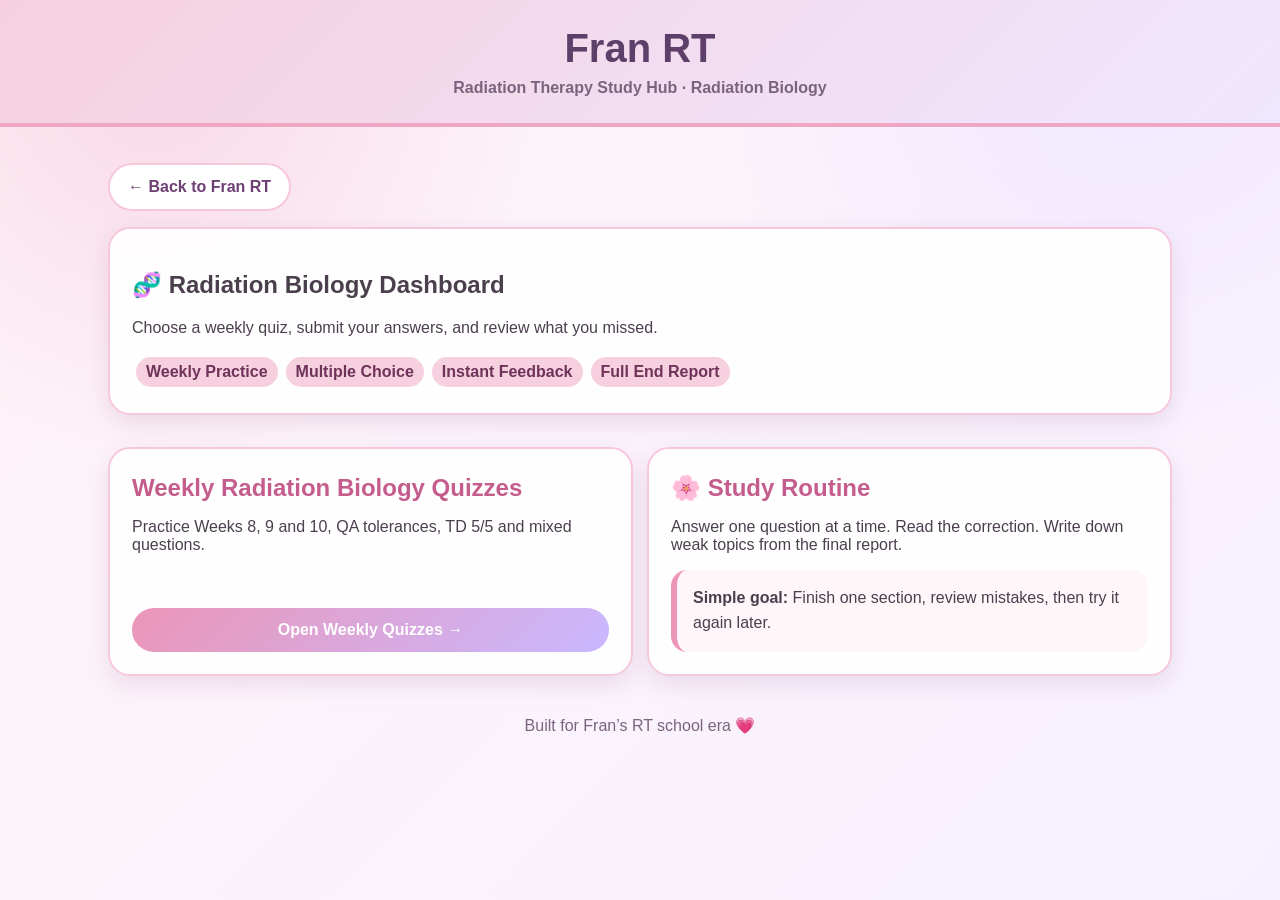
<file: radiation-biology.html>
<!DOCTYPE html>
<html lang="en">
<head>
<meta charset="UTF-8">
<meta name="viewport" content="width=device-width, initial-scale=1.0">
<title>Fran RT | Radiation Biology</title>
<style>
:root{--p1:#eb96b7;--p2:#eea6c2;--p4:#f4c5d7;--p5:#f6d0df;--lav:#efe7ff;--ink:#4b3f4e;--muted:#7a647d;--shadow:rgba(160,110,150,.18)}
*{box-sizing:border-box}body{margin:0;font-family:Arial,Helvetica,sans-serif;color:var(--ink);background:radial-gradient(circle at 12% 8%,rgba(235,150,183,.28),transparent 28%),radial-gradient(circle at 88% 4%,rgba(239,231,255,.9),transparent 30%),linear-gradient(135deg,#fff4f8,#f7f1ff);min-height:100vh}a{text-decoration:none;color:inherit}
header{padding:26px 18px;text-align:center;background:linear-gradient(135deg,var(--p5),var(--lav));border-bottom:4px solid var(--p2)}h1{margin:0;font-size:clamp(1.7rem,5vw,2.5rem);color:#5d3f6a}.subtitle{margin-top:8px;color:var(--muted);font-weight:700}.container{max-width:1100px;margin:0 auto;padding:18px}.card{background:rgba(255,255,255,.94);border:2px solid #f7c7dc;border-radius:22px;padding:22px;margin:16px 0;box-shadow:0 8px 22px var(--shadow)}.grid{display:grid;grid-template-columns:repeat(auto-fit,minmax(240px,1fr));gap:14px}.study-card{min-height:180px;display:flex;flex-direction:column;justify-content:space-between;transition:.18s}.study-card:hover{transform:translateY(-3px);background:#fff8fb}.study-card h2{color:#c45c8c;margin:.2rem 0 .5rem}.tag{display:inline-block;margin:4px;padding:6px 10px;border-radius:999px;background:var(--p5);font-weight:800;color:#6f3359}.btn{display:inline-flex;align-items:center;justify-content:center;padding:13px 18px;border-radius:999px;background:linear-gradient(135deg,var(--p1),#c9b8ff);color:#fff;font-weight:900}.btn.secondary{background:#fff;color:#6d3f73;border:2px solid #f7c7dc}.actions{display:flex;gap:10px;flex-wrap:wrap;margin-top:18px}.remember{background:#fff6fa;border-left:6px solid var(--p1);border-radius:16px;padding:16px;line-height:1.55}.footer{text-align:center;color:var(--muted);padding:24px}
</style>
</head>
<body>
<header><h1>Fran RT</h1><div class="subtitle">Radiation Therapy Study Hub · Radiation Biology</div></header>
<main class="container">
  <div class="actions"><a class="btn secondary" href="index.html">← Back to Fran RT</a></div>
  <section class="card">
    <h2>🧬 Radiation Biology Dashboard</h2>
    <p>Choose a weekly quiz, submit your answers, and review what you missed.</p>
    <div><span class="tag">Weekly Practice</span><span class="tag">Multiple Choice</span><span class="tag">Instant Feedback</span><span class="tag">Full End Report</span></div>
  </section>
  <section class="grid">
    <a class="card study-card" href="radbio-weekly.html">
      <div><h2>Weekly Radiation Biology Quizzes</h2><p>Practice Weeks 8, 9 and 10, QA tolerances, TD 5/5 and mixed questions.</p></div>
      <div class="btn">Open Weekly Quizzes →</div>
    </a>
    <div class="card study-card">
      <div><h2>🌸 Study Routine</h2><p>Answer one question at a time. Read the correction. Write down weak topics from the final report.</p></div>
      <div class="remember"><b>Simple goal:</b> Finish one section, review mistakes, then try it again later.</div>
    </div>
  </section>
  <div class="footer">Built for Fran’s RT school era 💗</div>
</main>
</body>
</html>
</file>
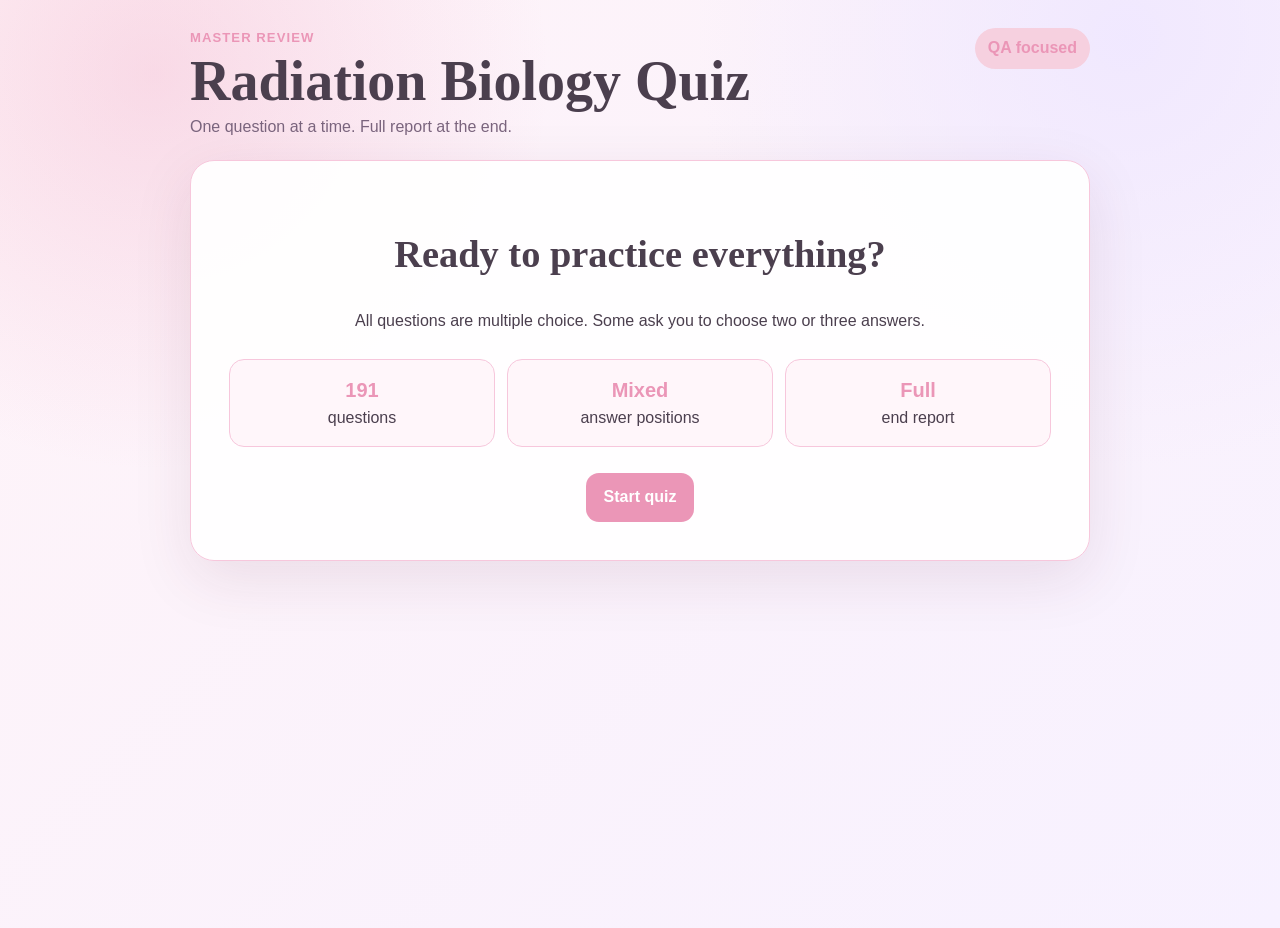
<file: radiation_biology_Midterm.html>
<!doctype html>
<html lang="en">
<head>
  <meta charset="utf-8">
  <meta name="viewport" content="width=device-width, initial-scale=1">
  <meta name="theme-color" content="#8d3158">
  <title>Radiation Biology Master Quiz</title>
  <link rel="icon" type="image/svg+xml" href="data:image/svg+xml,%3Csvg xmlns='http://www.w3.org/2000/svg' viewBox='0 0 64 64'%3E%3Crect width='64' height='64' rx='16' fill='%238d3158'/%3E%3Ccircle cx='32' cy='32' r='7' fill='white'/%3E%3Cpath d='M29 7h6l4 15H25zM11 45l-3-5 11-11 7 12zM53 45l3-5-11-11-7 12z' fill='%23f7c8d8'/%3E%3C/svg%3E">
  <style>
    :root{--ink:#4b3f4e;--muted:#7a647d;--berry:#eb96b7;--rose:#f6d0df;--lav:#efe7ff;--petal:#fff6fa;--line:#f7c7dc;--ok:#247653;--bad:#b23a48;--white:#fff}
    *{box-sizing:border-box} body{margin:0;background:radial-gradient(circle at 12% 8%,rgba(235,150,183,.28),transparent 28%),radial-gradient(circle at 88% 4%,rgba(239,231,255,.9),transparent 30%),linear-gradient(135deg,#fff4f8,#f7f1ff);color:var(--ink);font:16px/1.55 Arial,Helvetica,sans-serif;min-height:100vh}
    button{font:inherit}.shell{width:min(900px,calc(100% - 28px));margin:28px auto 60px}.mast{display:flex;justify-content:space-between;gap:20px;align-items:flex-start;margin-bottom:20px}.eyebrow{color:var(--berry);font-weight:800;letter-spacing:.08em;text-transform:uppercase;font-size:.82rem}.mast h1{font-family:Georgia,serif;font-size:clamp(2rem,5vw,3.5rem);line-height:1.02;margin:.3rem 0}.mast p{margin:0;color:var(--muted)}.pill{white-space:nowrap;background:var(--rose);padding:8px 13px;border-radius:999px;color:var(--berry);font-weight:800}.card{background:rgba(255,255,255,.94);border:1px solid var(--line);border-radius:24px;box-shadow:0 18px 60px rgba(91,32,58,.10);padding:clamp(20px,4vw,38px)}
    .progress-row{display:flex;gap:14px;align-items:center}.bar{height:10px;background:#f0e4e8;border-radius:99px;overflow:hidden;flex:1}.bar span{display:block;height:100%;background:linear-gradient(90deg,#b64b75,#7d294c);width:0;transition:width .25s}.count{color:var(--muted);font-weight:700}.meta-row{display:flex;gap:8px;flex-wrap:wrap;margin-top:28px}.topic,.source-badge{display:inline-block;border:1px solid var(--line);border-radius:10px;padding:5px 10px;font-weight:800;font-size:.88rem}.topic{background:var(--petal);color:var(--berry)}.source-badge{background:#f1edf8;color:#59477a}.question{font-family:Georgia,serif;font-size:clamp(1.35rem,3vw,2rem);line-height:1.25;margin:16px 0 22px}.question-image{display:block;width:min(100%,680px);max-height:520px;object-fit:contain;margin:0 auto 22px;border:1px solid var(--line);border-radius:16px;background:#fff}.hint{color:var(--muted);margin:-12px 0 18px}.options{display:grid;gap:12px}.option{display:flex;gap:12px;align-items:flex-start;width:100%;text-align:left;border:1.5px solid var(--line);border-radius:16px;background:#fff;padding:15px 16px;color:var(--ink);cursor:pointer;transition:.15s}.option:hover{border-color:#c77b99;background:#fffafd;transform:translateY(-1px)}.option.selected{border-color:var(--berry);box-shadow:0 0 0 3px rgba(141,49,88,.12);background:#fff8fb}.letter{display:grid;place-items:center;min-width:30px;height:30px;border-radius:9px;background:var(--rose);color:var(--berry);font-weight:900}.controls{display:flex;justify-content:space-between;gap:12px;margin-top:26px}.btn{border:0;border-radius:13px;padding:12px 18px;font-weight:850;cursor:pointer}.btn.primary{background:var(--berry);color:white}.btn.secondary{background:#f2e8ec;color:var(--ink)}.btn:disabled{opacity:.45;cursor:not-allowed}.feedback{display:none;margin-top:18px;padding:15px;border-radius:14px}.feedback.show{display:block}.feedback.ok{background:#e9f6ef;color:#185a3e}.feedback.bad{background:#fff0f1;color:#8f2531}.hidden{display:none!important}.start{text-align:center}.start h2{font:700 clamp(1.6rem,4vw,2.4rem)/1.2 Georgia,serif}.start-grid{display:grid;grid-template-columns:repeat(3,1fr);gap:12px;margin:26px 0}.mini{padding:15px;background:var(--petal);border:1px solid var(--line);border-radius:15px}.mini strong{display:block;color:var(--berry);font-size:1.25rem}.results h2{font:700 clamp(1.7rem,4vw,2.5rem)/1.15 Georgia,serif;margin-top:0}.score-ring{width:150px;height:150px;border-radius:50%;display:grid;place-items:center;margin:10px auto 24px;background:conic-gradient(var(--berry) var(--score),#f0e1e7 0);position:relative}.score-ring:after{content:"";position:absolute;inset:14px;background:white;border-radius:50%}.score-ring span{position:relative;z-index:1;font-size:1.8rem;font-weight:900}.review-item{border-top:1px solid var(--line);padding:18px 0}.review-item h3{font-size:1rem;margin:0 0 8px}.tag{display:inline-block;border-radius:999px;padding:3px 8px;font-size:.78rem;font-weight:850}.tag.good{background:#e9f6ef;color:#185a3e}.tag.miss{background:#fff0f1;color:#8f2531}.weak{background:var(--petal);border:1px solid var(--line);padding:18px;border-radius:16px;margin:18px 0}.weak ul{margin-bottom:0}@media(max-width:650px){.mast{display:block}.pill{display:inline-block;margin-top:12px}.start-grid{grid-template-columns:1fr}.controls{flex-wrap:wrap}.btn{flex:1}.shell{margin-top:16px}}
  </style>
</head>
<body>
  <main class="shell">
    <header class="mast"><div><div class="eyebrow">Master Review</div><h1>Radiation Biology Quiz</h1><p>One question at a time. Full report at the end.</p></div><div class="pill">QA focused</div></header>
    <section class="card start" id="start"><h2>Ready to practice everything?</h2><p>All questions are multiple choice. Some ask you to choose two or three answers.</p><div class="start-grid"><div class="mini"><strong id="totalPreview">3</strong>questions</div><div class="mini"><strong>Mixed</strong>answer positions</div><div class="mini"><strong>Full</strong>end report</div></div><button class="btn primary" id="startBtn">Start quiz</button></section>
    <section class="card hidden" id="quiz"><div class="progress-row"><div class="bar"><span id="bar"></span></div><div class="count" id="count"></div></div><div class="meta-row"><div class="topic" id="topic"></div><div class="source-badge" id="sourceBadge"></div></div><h2 class="question" id="question"></h2><img class="question-image hidden" id="questionImage" alt="Radiation treatment room barrier diagram"><p class="hint" id="hint"></p><div class="options" id="options"></div><div class="feedback" id="feedback"></div><div class="controls"><button class="btn secondary" id="backBtn">Back</button><button class="btn secondary" id="skipBtn">Skip question</button><button class="btn primary" id="checkBtn" disabled>Check answer</button><button class="btn primary hidden" id="nextBtn">Next question</button></div></section>
    <section class="card results hidden" id="results"></section>
  </main>
  <script>
  const q=(topic,text,correct,wrong,why)=>({topic,q:text,correct:Array.isArray(correct)?correct:[correct],wrong,why,source:'Lecture question'});
  const rawQuestions = [
    q('History of X-rays','In what year were x-rays discovered?','1895',['1896','1901','1913'],'X-rays were discovered in 1895.'),
    q('History of X-rays','Who discovered x-rays?','Wilhelm Conrad Röntgen',['Henri Becquerel','Marie Curie','Thomas Edison'],'Wilhelm Conrad Röntgen discovered x-rays.'),
    q('Daily QA','What is the daily tolerance for gantry and collimator rotation?','1 degree',['0.5 degree','2 degrees','3 degrees'],'Daily gantry and collimator rotation tolerance is 1 degree.'),
    q('Daily QA','What is the daily imaging and treatment coordinate coincidence tolerance for SRS/SBRT?','1 mm',['1.5 mm','2 mm','3 mm'],'SRS/SBRT uses the tighter 1 mm tolerance.'),
    q('Daily QA','What is the daily imaging and treatment coordinate coincidence tolerance for non-SRS/SBRT?','2 mm',['1 mm','1.5 mm','3 mm'],'Non-SRS/SBRT coordinate coincidence tolerance is 2 mm.'),
    q('Daily QA','What is the daily tolerance for collimator field size?','2 mm',['1 mm','1.5 mm','3 mm'],'Daily collimator field size tolerance is 2 mm.'),
    q('Daily QA','What is the daily output tolerance for a linear accelerator?','3%',['1%','2%','5%'],'Daily linac output tolerance is 3%.'),
    q('Daily QA','What is the daily tolerance for the optical distance indicator (ODI)?','2 mm',['1 mm','1.5 mm','3 mm'],'Daily ODI tolerance is 2 mm.'),
    q('Daily QA','What is the daily general laser-alignment tolerance?','2 mm',['1 mm','1.5 mm','3 mm'],'General daily laser alignment tolerance is 2 mm.'),
    q('Daily QA','What is the daily laser-alignment tolerance for IMRT?','1.5 mm',['1 mm','2 mm','3 mm'],'Daily IMRT laser alignment tolerance is 1.5 mm.'),
    q('Daily QA','What is the daily laser-alignment tolerance for SRS?','1 mm',['1.5 mm','2 mm','3 mm'],'Daily SRS laser alignment tolerance is 1 mm.'),
    q('Daily QA','A daily output reading is 1.20. What should the therapist do?','Notify physics that output is out of tolerance and do not treat.',['Continue treating because it is within tolerance.','Notify physics and continue treating.','Repeat the reading next month.'],'1.20 means 120%, which is far outside the 3% daily tolerance.'),
    q('Daily QA','A 3% output tolerance corresponds to which acceptable range?','97% to 103%',['95% to 105%','98% to 102%','99% to 101%'],'A 3% tolerance around 100% gives 97% to 103%.'),
    q('Daily QA','A QA dashboard value of 1.10 is equal to what percentage?','110%',['101%','105%','1000%'],'Move the decimal two places right: 1.10 = 110%.'),
    q('Daily QA','How often are door interlocks, warning lights, and visual/audio communication checked?','Daily',['Weekly','Monthly','Yearly'],'These safety systems are checked daily.'),
    q('Daily QA','How often is the radiation-off switch on the treatment console checked?','Daily',['Weekly','Monthly','Yearly'],'The console radiation-off switch is checked daily.'),
    q('Daily QA','How often are imaging interlocks checked?','Daily',['Weekly','Monthly','Yearly'],'Imaging interlocks are checked daily.'),
    q('Daily QA','How often are emergency power-off switches checked?','Monthly',['Daily','Weekly','Yearly'],'Emergency power-off switches are checked monthly.'),
    q('Daily QA','How often are collision interlocks or laser guards checked?','Monthly',['Daily','Weekly','Yearly'],'Collision interlocks are checked monthly.'),
    q('Daily QA','How often are electron applicator interlocks checked?','Yearly',['Daily','Weekly','Monthly'],'Electron applicator interlocks are checked yearly.'),

    q('Dose conversion','1 rem equals which complete set of values?','1 rem = 1,000 mrem = 10 mSv = 0.01 Sv',['1 rem = 100 mrem = 1 mSv = 0.1 Sv','1 rem = 10,000 mrem = 100 mSv = 1 Sv','1 rem = 10 mrem = 0.1 mSv = 0.001 Sv'],'Use rem as home base: ×1,000 for mrem, ×10 for mSv, and ×0.01 for Sv.'),
    q('Dose conversion','500 mrem equals which complete set of values?','500 mrem = 0.5 rem = 5 mSv = 0.005 Sv',['500 mrem = 5 rem = 50 mSv = 0.05 Sv','500 mrem = 0.05 rem = 0.5 mSv = 0.0005 Sv','500 mrem = 50 rem = 500 mSv = 0.5 Sv'],'Divide mrem by 1,000 to get rem: 500 mrem = 0.5 rem.'),
    q('Dose conversion','5 mSv equals which complete set of values?','5 mSv = 0.5 rem = 500 mrem = 0.005 Sv',['5 mSv = 5 rem = 5,000 mrem = 0.05 Sv','5 mSv = 0.05 rem = 50 mrem = 0.5 Sv','5 mSv = 50 rem = 500 mrem = 5 Sv'],'Divide mSv by 10 to get rem.'),
    q('Dose conversion','1 rem is equal to how many sievert?','0.01 Sv',['10 Sv','100 Sv','1,000 Sv'],'1 rem equals 0.01 Sv.'),
    q('Dose conversion','150 mSv is equal to how many mrem?','15,000 mrem',['1,500 mrem','150,000 mrem','150 mrem'],'150 mSv = 15 rem, and 15 rem = 15,000 mrem.'),
    q('Dose conversion','What is the cumulative occupational dose guideline for a radiation worker?','Age × 10 mSv',['Age × 1 mSv','Age × 50 mSv','Age × 100 mSv'],'The lecture gives cumulative dose as age multiplied by 10 mSv.'),
    q('Dose conversion','What cumulative dose corresponds to a 90-year-old radiation worker?','900 mSv',['90 mSv','450 mSv','9,000 mSv'],'90 × 10 mSv = 900 mSv.'),
    q('Dose limits','What is the annual dose limit for an occupational radiation worker?','50 mSv (5 rem)',['5 mSv (0.5 rem)','150 mSv (15 rem)','500 mSv (50 rem)'],'The annual occupational whole-body limit is 50 mSv, or 5 rem.'),
    q('Dose limits','What is the occupational lens-of-the-eye dose limit listed in the course material?','150 mSv (15,000 mrem)',['15 mSv (1,500 mrem)','50 mSv (5,000 mrem)','500 mSv (50,000 mrem)'],'The listed occupational lens limit is 150 mSv.'),
    q('Dose limits','What is the annual occupational limit for other organs?','500 mSv',['50 mSv','150 mSv','5,000 mSv'],'The course slide lists 500 mSv for other organs.'),
    q('Dose limits','What is the negligible individual dose (NID) for the public?','0.01 mSv',['0.1 mSv','1 mSv','5 mSv'],'Public NID is 0.01 mSv.'),
    q('Dose limits','What is the annual frequent-exposure limit for the public?','1 mSv',['0.01 mSv','5 mSv','50 mSv'],'The annual frequent public exposure limit is 1 mSv.'),
    q('Dose limits','What is the annual infrequent-exposure limit for the public?','5 mSv',['0.5 mSv','1 mSv','50 mSv'],'The annual infrequent public exposure limit is 5 mSv.'),
    q('Dose limits','What is the monthly embryo-fetus exposure limit?','0.5 mSv',['0.05 mSv','2 mSv','5 mSv'],'The monthly embryo-fetus limit is 0.5 mSv.'),
    q('Dose limits','What is the embryo-fetus limit to the abdomen listed in the course material?','2 mSv',['0.5 mSv','5 mSv','15 mSv'],'The slide lists 2 mSv to the abdomen.'),
    q('Dose limits','What is the annual embryo-fetus exposure limit?','5 mSv',['0.5 mSv','1 mSv','50 mSv'],'The annual embryo-fetus limit is 5 mSv.'),

    q('Cell biology','What is the powerhouse of the cell?','Mitochondrion',['Nucleus','Lysosome','Golgi apparatus'],'The mitochondrion produces energy.'),
    q('Cell biology','Where is DNA stored in the cell?','Nucleus',['Cytoplasm','Golgi apparatus','Smooth endoplasmic reticulum'],'DNA is stored in the nucleus.'),
    q('Cell biology','In target theory, what is an ionization event in the sensitive target called?','A hit',['A break','A scatter','A repair'],'An ionization event in the target is called a hit.'),
    q('Cell biology','Does RNA obey Chargaff’s rule?','No',['Yes, always','Only in mitosis','Only in G1'],'The course quiz marks this statement false.'),
    q('Cell biology','Which nucleic acid is double-stranded?','DNA',['RNA','mRNA only','tRNA only'],'DNA is a double-stranded helix.'),
    q('Cell biology','In DNA, adenine pairs with which base?','Thymine',['Uracil','Guanine','Cytosine'],'Chargaff’s rule: adenine pairs with thymine.'),
    q('Cell biology','In DNA, guanine pairs with which base?','Cytosine',['Adenine','Thymine','Uracil'],'Chargaff’s rule: guanine pairs with cytosine.'),
    q('Cell biology','Which base replaces thymine in RNA?','Uracil',['Cytosine','Guanine','Adenine'],'RNA uses uracil instead of thymine.'),
    q('Cell biology','Which four classes are the major organic compounds?', 'Proteins, lipids, carbohydrates, and nucleic acids',['Proteins, phosphorus, nucleic acids, and lipids','Lipids, phosphorus, nucleic acids, and carbohydrates','Lipids, carbohydrates, carbon, and phosphorus'],'These are the four classes listed in the lecture.'),
    q('Cell biology','What is the most abundant molecule in the body?','Water',['DNA','Protein','Lipids'],'Water makes up about 80% of human tissue in the course material.'),
    q('Cell biology','Which category of cells transmits genetic information to future generations?','Germ cells',['Somatic cells','Epithelial cells','Squamous cells'],'Germ cells are reproductive cells.'),
    q('Cell cycle','Which phase is most resistant to radiation?','S phase (synthesis)',['Mitosis','G2 phase','G1 phase'],'S phase is the most radioresistant.'),
    q('Cell cycle','Which phase is most radiosensitive?','Mitosis',['S phase','G1 phase','G0 phase'],'Mitosis is the most radiosensitive phase.'),
    q('Cell cycle','Which phase occurs between G1 and G2?','S phase (synthesis)',['Mitosis','G0 phase','Telophase'],'S phase lies between the two gap phases.'),
    q('Cell cycle','What is the first phase of interphase?','G1 phase, when DNA is unreplicated',['S phase, when DNA is replicated','G2 phase, after mitosis','M phase, when DNA is unreplicated'],'G1 is the first interphase stage.'),
    q('Cell cycle','Mitosis divides which type of cell?','Somatic or body cells',['Germ or sex cells','Only nerve cells','Only blood cells'],'Mitosis produces two identical somatic daughter cells.'),
    q('Cell cycle','Meiosis divides which type of cell?','Germ or sex cells',['Somatic cells','Epithelial cells','Muscle cells'],'Meiosis occurs in germ cells.'),
    q('Cell cycle','What happens during G0?','The cell rests in a quiescent state but may re-enter the cycle.',['DNA is duplicated immediately.','The cell divides into four daughter cells.','The cell is permanently dead.'],'G0 is a resting or quiescent state.'),

    q('LET and RBE','Which is an example of high-LET radiation?','Alpha particles',['X-rays','Gamma rays','Visible light'],'Alpha particles are high LET.'),
    q('LET and RBE','Which are examples of low-LET radiation?', ['X-rays','Gamma rays'],['Alpha particles','Protons','Neutrons','Heavy ions'],'X-rays and gamma rays are low LET.'),
    q('LET and RBE','Which type of radiation has no mass or charge and travels long distances?','Low-LET electromagnetic radiation',['High-LET particulate radiation','Alpha particles only','Protons only'],'X-rays and gamma rays have no mass or charge and are low LET.'),
    q('LET and RBE','Which type of radiation loses energy rapidly over a short distance?','High-LET particulate radiation',['Low-LET electromagnetic radiation','Visible light only','Radio waves only'],'High LET is densely ionizing and travels a short distance.'),
    q('LET and RBE','Which type of radiation generally has the higher RBE?','High LET',['Low LET','Both always have RBE = 1','Neither has an RBE'],'High LET generally causes more biologic damage for the same dose.'),
    q('LET and RBE','What does linear energy transfer (LET) measure?','Average energy deposited per unit path length',['Total absorbed dose in the whole body','Number of cells in mitosis','Time between fractions'],'LET is energy deposited per unit distance traveled.'),
    q('LET and RBE','What does relative biological effectiveness (RBE) compare?','Doses of different radiations needed to produce the same biologic effect',['Distances needed to produce the same exposure','Only the energies of x-rays','The number of fractions in a plan'],'RBE compares different radiation types for the same biologic response.'),
    q('LET and RBE','What reference radiation dose is used in the RBE formula in the lecture?','250 keV x-rays',['5 MeV alpha particles','1 keV electrons','Cobalt-60 gamma rays'],'The reference standard shown is 250 keV x-rays.'),
    q('LET and RBE','As LET increases, what happens to RBE up to about 100 keV/µm?','RBE increases as LET increases, up to about 100 keV/µm.',['RBE decreases as LET increases.','RBE stays at zero.','RBE becomes unrelated to LET.'],'RBE rises with LET until the peak near 100 keV/µm.'),
    q('LET and RBE','What describes the decrease in effectiveness beyond the RBE peak near 100 keV/µm?','Overkill effect',['Oxygen enhancement ratio','Target theory','Chargaff’s rule'],'Extra energy is wasted in an already lethally damaged area: the overkill effect.'),
    q('LET and RBE','As LET increases, which set of changes occurs?','Ionization density, damage, and recovery time increase; survival decreases.',['Ionization density and damage decrease; survival increases.','Only survival increases.','Nothing changes biologically.'],'These trends are listed on the lecture slide.'),

    q('Ionization','What is the difference between ionization and excitation?','Ionization ejects an electron; excitation raises its energy without ejecting it.',['Excitation ejects an electron; ionization only vibrates it.','Both always eject the nucleus.','They are identical processes.'],'Electron ejection distinguishes ionization from excitation.'),
    q('Ionization','What percentage of radiation-induced damage is caused by indirect action?','70%',['15%','30%','100%'],'The lecture attributes 70% to indirect action.'),
    q('Ionization','What percentage of radiation-induced damage is caused by direct action?','30%',['15%','70%','100%'],'The lecture attributes 30% to direct action.'),
    q('Ionization','In indirect action, x-rays most commonly interact with what?','Water',['RNA','Protein','Salt'],'Water is the most abundant molecule and the main interaction target.'),
    q('Ionization','What is radiolysis?','The splitting of a water molecule by radiation',['The repair of a DNA strand','The division of a somatic cell','The production of an x-ray at the target'],'Radiolysis is the radiation-induced splitting of water.'),
    q('Ionization','What does radiolysis produce that can damage DNA?','Free radicals',['Chromosomes','Whole cells','Stable water only'],'Radiolysis produces unstable free radicals.'),
    q('Ionization','Which two free radicals are formed during water radiolysis?', ['Hydrogen radical (H•)','Hydroxyl radical (OH•)'],['Hydrogen ion (H+)','Hydroxide ion (OH−)','Oxygen molecule (O₂)','Carbon radical (C•)'],'H• and OH• are the neutral free radicals shown in the lecture.'),
    q('Ionization','Which free radical causes about two-thirds of free-radical cellular damage?','Hydroxyl radical (OH•)',['Hydrogen radical (H•)','Hydrogen ion (H+)','Hydroxide ion (OH−)'],'The lecture assigns about two-thirds of the damage to OH•.'),
    q('Ionization','In direct ionization, what is struck directly?','The critical target, such as DNA',['Only water','Only the cell membrane','Only oxygen'],'Direct action deposits energy in the critical target itself.'),
    q('Ionization','In radiation therapy with x-rays, which action is most common?','Indirect action through water radiolysis',['Direct action by alpha particles','Excitation without ionization only','No cellular interaction'],'Therapeutic x-rays mainly cause indirect action through water.'),
    q('Ionization','What is an Auger electron?','A low-energy electron emitted when an inner-shell vacancy is filled and energy is transferred to another electron.',['A positron created during pair production.','A photon scattered from an outer-shell electron.','A neutron emitted above 10 MV.'],'An Auger electron is emitted by a nonradiative inner-shell relaxation process.'),

    q('Interactions','Where are x-rays produced?','By electrons interacting outside the nucleus',['Only inside an excited nucleus','Only in water','Only during mitosis'],'The lecture contrasts x-rays from electron interactions with gamma rays from the nucleus.'),
    q('X-ray tube','What happens at the cathode of the x-ray tube?','Electrons are released.',['X-rays interact with the patient.','Neutrons are produced.','Photoelectric absorption occurs.'],'The cathode releases electrons that travel toward the anode.'),
    q('X-ray tube','Where are Bremsstrahlung and characteristic x-rays produced?','At the anode target',['At the cathode','Inside the patient','At the image receptor'],'Both types of x-rays are produced when electrons interact with the anode target.'),
    q('Interactions','Where do gamma rays originate?','From an excited nucleus',['From electrons outside the nucleus','From water radiolysis','From a diode'],'Gamma rays are emitted by an excited nucleus.'),
    q('Interactions','Which target interaction produces about 70%–80% of an x-ray tube output?','Bremsstrahlung',['Characteristic radiation','Coherent scattering','Pair production'],'Bremsstrahlung is the principal x-ray production interaction.'),
    q('Interactions','In characteristic x-ray production, which electron is first ejected?','An inner-shell electron',['An outer-shell electron only','A free radical','A neutron'],'An inner-shell vacancy is created and then filled.'),
    q('Interactions','Which tissue interaction occurs below about 10 keV and changes photon direction without ionization?','Coherent scattering',['Compton scattering','Photoelectric effect','Pair production'],'Coherent scattering causes excitation and a change in direction without ejection.'),
    q('Interactions','Which interaction is most common in radiation therapy?','Compton scattering',['Coherent scattering','Photoelectric effect','Pair production'],'Compton scattering dominates the therapy energy range listed.'),
    q('Interactions','Compton scattering interacts with which electron?','An outer-shell electron',['An inner K-shell electron','A nuclear proton','No electron'],'Compton involves an outer-shell electron.'),
    q('Interactions','Which interaction is responsible for image fog?','Compton scattering',['Photoelectric effect','Pair production','Photodisintegration'],'Scattered Compton photons produce fog.'),
    q('Interactions','Which interaction is most common in diagnostic imaging and produces contrast?','Photoelectric effect',['Compton scattering','Pair production','Photodisintegration'],'Photoelectric absorption is important for diagnostic contrast.'),
    q('Interactions','Photoelectric absorption interacts with which electron?','An inner-shell electron',['An outer-shell electron','A free positron','A neutron'],'The photon is fully absorbed by an inner-shell electron.'),
    q('Interactions','What always follows a photoelectric interaction according to the lecture?','A characteristic x-ray is produced.',['A neutron is produced.','Pair production begins.','No secondary radiation occurs.'],'An outer-shell electron fills the vacancy, producing characteristic radiation.'),
    q('Interactions','What is the threshold energy for pair production?','Greater than 1.022 MeV',['Less than 10 keV','Greater than 3 MeV','Greater than 10 MV'],'Pair production requires more than 1.022 MeV.'),
    q('Interactions','What pair is created during pair production?','An electron and a positron',['Two neutrons','Two protons','A proton and a neutron'],'The photon disappears and creates a negative electron and positive positron.'),
    q('Interactions','What is the threshold for photodisintegration listed in the lecture?','Greater than 10 MV',['Greater than 1.022 MeV','Below 10 keV','Exactly 3 MeV'],'The lecture lists photodisintegration above 10 MV.'),
    q('Interactions','What may be ejected from a nucleus during photodisintegration?','A proton, neutron, or alpha particle',['Only an outer-shell electron','Only a positron','Only a characteristic photon'],'Photodisintegration ejects a nuclear particle.'),

    q('Detectors','What is inside an ionization chamber?','Gas',['Water','Lithium fluoride crystals','Film emulsion'],'Ion chambers are gas-filled detectors.'),
    q('Detectors','Which thimble chamber is used to calibrate a linac?','Farmer chamber',['Cutie Pie','Geiger-Mueller counter','OSL badge'],'The Farmer chamber is a thimble chamber used for calibration.'),
    q('Detectors','What type of instrument is a Cutie Pie?','Ionization chamber',['Geiger-Mueller detector','Thermoluminescent dosimeter','Diode'],'A Cutie Pie is a portable ionization chamber.'),
    q('Detectors','What does a Cutie Pie measure?','Exposure in air',['Absorbed dose in tissue only','Activity in becquerels only','Photon energy only'],'The Cutie Pie measures exposure in air.'),
    q('Detectors','Which factors should be considered when calibrating an ion chamber?', ['Temperature','Pressure','Volume'],['Humidity only','Patient age','Field color'],'The course lists temperature, pressure, and volume correction factors.'),
    q('Detectors','Which detector is used to locate a lost radioactive source or an HDR source that fails to retract?','Geiger-Mueller detector',['Farmer chamber','TLD','Diode'],'A GM detector is sensitive and useful for finding a source.'),
    q('Detectors','Which two are appropriate uses of a Geiger-Mueller counter?', ['Finding a lost radioactive source','Performing a shielding survey'],['Measuring absorbed dose in Gray','Determining photon energy','Calibrating a therapy beam','Prescribing treatment dose'],'The course quiz marks source finding and shielding survey as correct.'),
    q('Detectors','Does a Geiger-Mueller counter provide quantitative dose information?','No; it indicates the presence of radiation.',['Yes; it precisely measures absorbed dose.','Yes; it calibrates the beam.','Only when worn as a badge.'],'The lecture says a GM detector detects presence but does not measure dose quantitatively.'),
    q('Detectors','Which detector does not rely on gas?','Scintillation detector',['Ionization chamber','Geiger-Mueller counter','Proportional counter'],'Scintillation detectors use crystals such as sodium iodide.'),
    q('Detectors','What is commonly used in a scintillation detector?','A sodium iodide crystal and photomultiplier tube',['Gas and a heating coil','Film and lead foil','Lithium fluoride only'],'The crystal creates light and the photomultiplier amplifies the signal.'),
    q('Detectors','What are proportional counters typically used to detect?','Neutrons at energies of 10 MV or higher',['Visible light','Patient motion','Only diagnostic x-rays below 10 keV'],'The lecture links proportional counters with neutron detection above 10 MV.'),
    q('Detectors','Which detector gives a real-time reading and can be used for patient dosimetry and daily QA?','Diode',['Film badge','OSL only','Pocket dosimeter only'],'Diodes are solid-state detectors used for in-vivo dosimetry and QA.'),
    q('Detectors','Are diodes used to calibrate the treatment beam?','No',['Yes, always','Only for cobalt-60','Only once per year'],'The lecture specifically says diodes are not used for beam calibration.'),
    q('Personnel monitoring','Which personal monitor is inexpensive but is being replaced?','Film badge',['OSL','Diode','Farmer chamber'],'Film badges are inexpensive older technology.'),
    q('Personnel monitoring','Which personal monitor uses lithium fluoride and is read by heating?','TLD (thermoluminescent dosimeter)',['OSL','Film badge','Pocket ion chamber'],'TLD crystals release light when heated.'),
    q('Personnel monitoring','How is an OSL badge read?','With laser light that produces blue light',['By heating it','By dissolving it in water','By placing it in a GM counter'],'OSL is stimulated by laser light.'),
    q('Personnel monitoring','Which of film badge, TLD, and OSL is most common today?','OSL',['Film badge','TLD','All are equally common'],'The lecture identifies OSL as most common.'),
    q('Personnel monitoring','When is personnel monitoring required?','When a worker may receive 10% of the annual effective dose equivalent',['Only after receiving 100% of the limit','Only for the public','Only during brachytherapy'],'The course lists the 10% threshold.'),

    q('Radiation units','Which two units measure exposure?', ['Roentgen (R)','Coulomb per kilogram (C/kg)'],['Gray (Gy)','rad','Sievert (Sv)','rem'],'Exposure in air is measured in R or C/kg.'),
    q('Radiation units','Which two units measure absorbed dose?', ['Gray (Gy)','rad'],['Roentgen (R)','Coulomb per kilogram (C/kg)','Sievert (Sv)','rem'],'Gray is SI and rad is the traditional absorbed-dose unit.'),
    q('Radiation units','Which two units measure equivalent dose?', ['Sievert (Sv)','rem'],['Roentgen (R)','Coulomb per kilogram (C/kg)','Gray (Gy)','rad'],'Sievert is SI and rem is the traditional equivalent-dose unit.'),
    q('Radiation units','Where is absorbed dose measured?','In human tissue',['Only in air','Only in the treatment console','Only in a radioactive source'],'Absorbed dose describes energy deposited in tissue.'),
    q('Radiation units','What does equivalent dose consider that absorbed dose does not?','Radiation type and biological effect or tissue sensitivity',['Only room temperature','Only distance from source','Only patient age'],'Equivalent dose accounts for biological effect.'),
    q('Radiation units','What does activity measure?','The rate of nuclear disintegration or decay',['Absorbed energy in tissue','Exposure in air','Distance from the source'],'Activity measures decay rate.'),
    q('Radiation units','Which quantity must be measured below the 3 MeV threshold in the course material?','Exposure',['Absorbed dose','Equivalent dose','Activity'],'The course quiz associates the below-3-MeV threshold with exposure.'),
    q('Radiation units','Which unit is used when prescribing radiation therapy dose?','Gray (Gy)',['Sievert (Sv)','Roentgen (R)','rem'],'Prescribed dose is absorbed dose, measured in Gy.'),
    q('Radiation units','Which unit is commonly used for occupational and public equivalent dose?','Sievert (Sv)',['Gray (Gy)','Roentgen (R)','Coulomb per kilogram only'],'Equivalent dose uses sievert.'),

    q('Radiation protection','What are the three principles of ALARA?', ['Time','Distance','Shielding'],['Dose','Exposure','Activity'],'ALARA is built on time, distance, and shielding.'),
    q('Radiation protection','What is the largest source of natural radiation exposure?','Radon',['Cosmic rays','Medical x-rays','Food'],'The course review identifies radon.'),
    q('Radiation protection','What is the second leading cause of lung cancer?','Radon',['CT imaging','Gamma cameras','Ultraviolet light'],'Radon is listed as the second leading cause.'),
    q('Radiation protection','Which medical source contributes the most to medical x-ray exposure?','CT',['Dental x-rays','Mammography','Fluoroscopy alone'],'The review sheet identifies CT.'),
    q('Radiation protection','Which agency regulates shipping radioactive materials?','Department of Transportation (DOT)',['Nuclear Regulatory Commission (NRC)','Food and Drug Administration (FDA)','National Council on Radiation Protection and Measurements (NCRP)'],'DOT regulates shipping.'),
    q('Radiation protection','Which agency regulates radiation-producing machines?','Food and Drug Administration (FDA)',['Nuclear Regulatory Commission (NRC)','The Joint Commission','Department of Transportation (DOT)'],'The course quiz marks FDA.'),
    q('Radiation protection','Which agency is identified in the quiz as most influential in radiation oncology?','National Council on Radiation Protection and Measurements (NCRP)',['Nuclear Regulatory Commission (NRC)','The Joint Commission','Food and Drug Administration (FDA)'],'The quiz marks NCRP.'),
    q('Radiation protection','Which U.S. organization principally recommends radiation dose limits?','National Council on Radiation Protection and Measurements (NCRP)',['Nuclear Regulatory Commission (NRC)','Food and Drug Administration (FDA)','Department of Transportation (DOT)'],'NCRP recommends dose limits.'),
    q('Radiation protection','Which U.S. organization is responsible for disposal of nuclear waste in the course quiz?','Nuclear Regulatory Commission (NRC)',['The Joint Commission','Food and Drug Administration (FDA)','National Council on Radiation Protection and Measurements (NCRP)'],'The quiz marks NRC.'),

    q('Shielding','What is a primary barrier?','A barrier toward which the useful primary beam can be directed',['A barrier that receives only scatter and leakage','A patient immobilization device','A portable detector'],'Primary barriers intercept the useful beam.'),
    q('Shielding','What does a secondary barrier absorb?','Scatter and leakage radiation',['The useful primary beam','Only electrons from the target','No radiation'],'Secondary barriers are not directed at by the useful beam.'),
    {topic:'Shielding',q:'On the image, which letter indicates a secondary barrier?',correct:['C'],wrong:['A','B','D'],why:'The past quiz identifies C as the secondary barrier.',source:'Past quiz question',image:'radiation_barriers.png'},
    q('Shielding','What material is most common and economical for radiation therapy room shielding?','Concrete',['Plastic','Wood','Glass'],'Concrete is commonly used for high-energy therapy rooms.'),
    q('Shielding','Who is allowed in a restricted area?','Occupationally exposed radiation workers, such as radiation therapists',['Any member of the public','Only waiting-room visitors','Anyone wearing an OSL'],'Restricted areas are for occupational workers.'),
    q('Shielding','Is a patient waiting room a restricted area?','No',['Yes, always','Only during treatment','Only above 10 MV'],'A waiting room is an unrestricted public area.'),
    q('Shielding','Which time frame is used when calculating shielding workload and dose?','Weekly',['Daily','Monthly','Yearly'],'Shielding calculations use weekly workload and dose.'),
    q('Shielding','Which is the most important factor used to calculate shielding?','Weekly workload or beam-on time',['Monthly dose','Wall color','Patient height'],'The lecture calls workload the most important factor.'),
    q('Shielding','Who designs treatment-room shielding?','A qualified medical or health physicist',['The patient','The receptionist','The equipment vendor alone'],'The lecture assigns shielding design to a qualified expert.'),

    q('Inverse square law','A source measures 144 mR/hr at 1 meter. What is the rate at 3 meters?','16 mR/hr',['48 mR/hr','432 mR/hr','1,296 mR/hr'],'144 × (1²/3²) = 16 mR/hr.'),
    q('Inverse square law','A source measures 100 mR/hr at 2 meters. At what distance will it measure 25 mR/hr?','4 meters',['0.5 meter','1 meter','8 meters'],'Reducing intensity to one-fourth requires doubling distance.'),
    q('Inverse square law','A beam measures 3 mR/hr at 7 cm. What is the intensity at 3 cm?','16.3 mR/hr',['1.81 mR/hr','9 mR/hr','1.5 mR/hr'],'3 × (7²/3²) ≈ 16.3 mR/hr.'),
    q('Inverse square law','A survey reads 80 mR/hr at 2 meters. What is the rate at 5 meters?','12.8 mR/hr',['32 mR/hr','200 mR/hr','500 mR/hr'],'80 × (2²/5²) = 12.8 mR/hr.'),

    q('Clinical anatomy','When treating the esophagus, which structure in the same field is dose-limiting?','Spinal cord',['Heart','Stomach','Lung'],'The lecture question marks the spinal cord because it lies behind the esophagus.'),
    q('Clinical anatomy','When treating the left breast tangentially, which two structures in the same field are dose-limiting?', ['Heart','Lung'],['Esophagus','Spinal cord'],'The lecture question marks the heart and lung.'),
    q('Clinical anatomy','For a field containing liver, stomach, parotid, and bladder, which organ has the lowest TD 5/5?','Liver',['Parotid','Stomach','Bladder'],'Liver is dose-limiting because its TD 5/5 is 30 Gy, the lowest of these organs.'),
    q('Clinical anatomy','For a field containing parotid, stomach, brain, and bladder, which organ has the lowest TD 5/5?','Parotid',['Brain','Stomach','Bladder'],'Parotid is dose-limiting because its TD 5/5 is 32 Gy, the lowest of these organs.'),
    q('Clinical anatomy','For a field containing heart, brain, lung, and kidney, which organ has the lowest TD 5/5?','Lung',['Kidney','Heart','Brain'],'Lung is dose-limiting because its TD 5/5 is 17.5 Gy, the lowest of these organs.'),
    q('Clinical anatomy','For a field containing liver, brain, heart, and kidney, which organ has the lowest TD 5/5?','Kidney',['Liver','Heart','Brain'],'Kidney is dose-limiting because its TD 5/5 is 23 Gy, the lowest of these organs.'),

    {topic:'Cell division',q:'In the diagram, label process 1 on the left and process 2 on the right.',correct:['1: Mitosis; 2: Meiosis'],wrong:['1: Meiosis; 2: Mitosis','1: Interphase; 2: Mitosis','1: Meiosis I; 2: Meiosis II'],why:'Mitosis produces 2 daughter cells. Meiosis produces 4 daughter cells.',source:'Professor PowerPoint • Week 5',image:'mitosis-vs-meiosis.png'},
    {topic:'Radiation action',q:'Which choice correctly labels radiation action 1 and radiation action 2?',correct:['1: Direct action; 2: Indirect action'],wrong:['1: Indirect action; 2: Direct action','1: Compton scattering; 2: Photoelectric effect','1: High LET; 2: Low LET'],why:'Direct action damages DNA directly. Indirect action damages DNA through products made when radiation interacts with water.',source:'Professor PowerPoint • Week 5',image:'direct-vs-indirect-action.png'},
    {topic:'X-ray production',q:'Which choice correctly labels interaction 1 and interaction 2?',correct:['1: Bremsstrahlung; 2: Characteristic radiation'],wrong:['1: Characteristic radiation; 2: Bremsstrahlung','1: Compton scattering; 2: Photoelectric effect','1: Pair production; 2: Coherent scattering'],why:'Bremsstrahlung occurs when an electron is deflected near the nucleus. Characteristic radiation follows an inner-shell vacancy.',source:'Professor PowerPoint • Week 5',image:'bremsstrahlung-vs-characteristic.png'},
    {topic:'Linear energy transfer',q:'Which choice correctly labels radiation track 1 and radiation track 2?',correct:['1: Low LET; 2: High LET'],wrong:['1: High LET; 2: Low LET','1: Direct action; 2: Indirect action','1: High RBE; 2: Low RBE'],why:'Low LET produces sparse ionizations. High LET produces dense ionizations.',source:'Professor PowerPoint • Week 5',image:'low-vs-high-let.png'},
    {topic:'LET and RBE',q:'What is happening in the graph below?',correct:['Overkill effect'],wrong:['Direct action','Indirect action','Compton effect'],why:'At very high LET, extra energy is deposited in an area that already received enough damage. The extra energy is wasted, so biological effectiveness decreases.',source:'Professor PowerPoint • Week 5',image:'overkill-effect-graph.png'},

    q('TD 5/5 conversions','What is the TD 5/5 for the lens of the eye in rad?','1,000 rad',['1,750 rad','2,300 rad','3,000 rad'],'10 Gy × 100 = 1,000 rad.'),
    q('TD 5/5 conversions','What is the TD 5/5 for the lung in rad?','1,750 rad',['1,000 rad','2,300 rad','4,000 rad'],'17.5 Gy × 100 = 1,750 rad.'),
    q('TD 5/5 conversions','What is the TD 5/5 for the kidney in rad?','2,300 rad',['1,750 rad','3,000 rad','4,700 rad'],'23 Gy × 100 = 2,300 rad.'),
    q('TD 5/5 conversions','What is the TD 5/5 for the liver in rad?','3,000 rad',['2,300 rad','4,000 rad','5,000 rad'],'30 Gy × 100 = 3,000 rad.'),
    q('TD 5/5 conversions','What is the TD 5/5 for the spinal cord in rad?','4,700 rad',['3,200 rad','4,000 rad','5,500 rad'],'47 Gy × 100 = 4,700 rad.'),

    q('Dose-limit conversions','What is the annual occupational whole-body dose limit in rem?','5 rem',['0.5 rem','15 rem','50 rem'],'50 mSv equals 5 rem.'),
    q('Dose-limit conversions','What is the occupational lens-of-the-eye dose limit in rem?','15 rem',['5 rem','50 rem','150 rem'],'150 mSv equals 15 rem.'),
    q('Dose-limit conversions','What is the annual occupational dose limit for other organs in rem?','50 rem',['5 rem','15 rem','500 rem'],'500 mSv equals 50 rem.'),
    q('Dose-limit conversions','What is the annual frequent-exposure limit for the public in rem?','0.1 rem',['0.01 rem','0.5 rem','1 rem'],'1 mSv equals 0.1 rem.'),
    q('Dose-limit conversions','What is the annual infrequent-exposure limit for the public in rem?','0.5 rem',['0.05 rem','1 rem','5 rem'],'5 mSv equals 0.5 rem.'),
  ];

  const td55=[
    ['Lens of the eye','10 Gy','Cataracts'],['Lung','17.5 Gy','Pneumonitis'],['Kidney','23 Gy','Nephritis'],['Liver','30 Gy','Liver failure'],['Parotid','32 Gy','Xerostomia'],['Heart','40 Gy','Pericarditis'],['Small intestine','40 Gy','Obstruction or perforation'],['Brain','45 Gy','Necrosis or infarction'],['Spinal cord','47 Gy','Myelitis or necrosis'],['Stomach','50 Gy','Ulceration or perforation'],['Femoral head','52 Gy','Necrosis'],['Skin','55 Gy','Necrosis or ulceration'],['Rectum','60 Gy','Necrosis'],['Bladder','65 Gy','Proctitis, necrosis, fistula, or stenosis']
  ];
  const doses=td55.map(x=>x[1]);
  const organs=td55.map(x=>x[0]);
  const complications=td55.map(x=>x[2]);
  td55.forEach((row,i)=>{
    const [organ,dose,comp]=row;
    const wrongDose=[...new Set(doses.filter(x=>x!==dose))].slice(i%5,i%5+3);
    while(wrongDose.length<3) wrongDose.push(...[...new Set(doses.filter(x=>x!==dose&& !wrongDose.includes(x)))].slice(0,3-wrongDose.length));
    rawQuestions.push(q('TD 5/5',`What is the TD 5/5 for the ${organ}?`,dose,wrongDose,`${organ}: ${dose}.`));
    const wrongComp=[...new Set(complications.filter(x=>x!==comp))].slice((i+2)%6,(i+2)%6+3);
    while(wrongComp.length<3) wrongComp.push(...[...new Set(complications.filter(x=>x!==comp&&!wrongComp.includes(x)))].slice(0,3-wrongComp.length));
    rawQuestions.push(q('TD 5/5',`Which complication is paired with the ${organ} TD 5/5?`,comp,wrongComp,`${organ}: ${dose} — ${comp}.`));
  });
  const pastQuizPrompts=new Set([
    'What is the annual dose limit for an occupational radiation worker?',
    'What is the occupational lens-of-the-eye dose limit listed in the course material?',
    'What are the three principles of ALARA?',
    'A source measures 144 mR/hr at 1 meter. What is the rate at 3 meters?',
    'A source measures 100 mR/hr at 2 meters. At what distance will it measure 25 mR/hr?',
    'A beam measures 3 mR/hr at 7 cm. What is the intensity at 3 cm?',
    'A survey reads 80 mR/hr at 2 meters. What is the rate at 5 meters?',
    'Which two are appropriate uses of a Geiger-Mueller counter?',
    'Which detector is used to locate a lost radioactive source or an HDR source that fails to retract?',
    'Which personal monitor is inexpensive but is being replaced?',
    'What type of instrument is a Cutie Pie?',
    'What is a primary barrier?',
    'What does a secondary barrier absorb?',
    'Which time frame is used when calculating shielding workload and dose?',
    'Which two units measure exposure?',
    'Which two units measure absorbed dose?',
    'Which two units measure equivalent dose?',
    '1 rem is equal to how many sievert?',
    'Which quantity must be measured below the 3 MeV threshold in the course material?',
    'For a field containing heart, brain, lung, and kidney, which organ has the lowest TD 5/5?',
    'For a field containing liver, brain, heart, and kidney, which organ has the lowest TD 5/5?',
    'What is the TD 5/5 for the Lens of the eye?',
    'What is the TD 5/5 for the Lung?',
    'Which complication is paired with the Kidney TD 5/5?',
    'What is the TD 5/5 for the Heart?'
  ]);
  rawQuestions.forEach(x=>{if(pastQuizPrompts.has(x.q))x.source='Past quiz question';});
  </script>
  <script>
  const letters=['A','B','C','D','E','F'];
  function shuffle(list){const copy=[...list];for(let i=copy.length-1;i>0;i--){const j=Math.floor(Math.random()*(i+1));[copy[i],copy[j]]=[copy[j],copy[i]]}return copy}
  const questions=shuffle(rawQuestions).map(x=>{const all=shuffle([...x.wrong,...x.correct]);return {...x,options:all,answer:x.correct.map(v=>all.indexOf(v)),multi:x.correct.length};});
  let current=0,answers=Array(questions.length).fill(null),checked=false;
  const $=id=>document.getElementById(id);
  $('totalPreview').textContent=questions.length;
  function render(){checked=false;const x=questions[current];$('count').textContent=`${current+1} / ${questions.length}`;$('bar').style.width=`${(current/questions.length)*100}%`;$('topic').textContent=x.topic;$('sourceBadge').textContent=x.source;$('question').textContent=x.q;const qi=$('questionImage');if(x.image){qi.src=x.image;qi.classList.remove('hidden')}else{qi.removeAttribute('src');qi.classList.add('hidden')}$('hint').textContent=x.multi>1?`Choose ${x.multi} answers.`:'';$('options').innerHTML='';x.options.forEach((o,i)=>{const b=document.createElement('button');b.className='option'+((answers[current]||[]).includes(i)?' selected':'');b.innerHTML=`<span class="letter">${letters[i]}</span><span>${o}</span>`;b.onclick=()=>select(i);$('options').appendChild(b)});$('feedback').className='feedback';$('checkBtn').classList.remove('hidden');$('nextBtn').classList.add('hidden');$('checkBtn').disabled=!answers[current]||answers[current].length!==x.multi;$('backBtn').disabled=current===0;}
  function select(i){if(checked)return;const x=questions[current];let a=answers[current]?[...answers[current]]:[];if(x.multi===1)a=[i];else a.includes(i)?a=a.filter(v=>v!==i):a.length<x.multi&&a.push(i);answers[current]=a;render();}
  function same(a,b){return a&&a.length===b.length&&[...a].sort().every((v,i)=>v===[...b].sort()[i])}
  $('checkBtn').onclick=()=>{checked=true;const x=questions[current],ok=same(answers[current],x.answer);$('feedback').className=`feedback show ${ok?'ok':'bad'}`;$('feedback').innerHTML=`<strong>${ok?'Correct!':'Not quite.'}</strong> ${x.why}`;$('checkBtn').classList.add('hidden');$('nextBtn').classList.remove('hidden');$('nextBtn').textContent=current===questions.length-1?'See full results':'Next question';};
  $('nextBtn').onclick=()=>current===questions.length-1?showResults():(current++,render());$('backBtn').onclick=()=>{if(current>0){current--;render()}};$('skipBtn').onclick=()=>current===questions.length-1?showResults():(current++,render());
  $('startBtn').onclick=()=>{$('start').classList.add('hidden');$('quiz').classList.remove('hidden');render()};
  function showResults(){
    const graded=questions.map((x,i)=>({x,i,ok:same(answers[i],x.answer)}));
    const correct=graded.filter(r=>r.ok).length,pct=Math.round(correct/questions.length*100);
    const misses=graded.filter(r=>!r.ok),counts={};misses.forEach(r=>counts[r.x.topic]=(counts[r.x.topic]||0)+1);
    const weak=Object.entries(counts).sort((a,b)=>b[1]-a[1]);
    const weakHtml=weak.length?`<div class="weak"><strong>What to work on</strong><ul>${weak.map(([t,n])=>`<li>${t}: ${n} missed</li>`).join('')}</ul></div>`:`<div class="weak"><strong>Excellent work.</strong> You did not miss any topics.</div>`;
    const review=graded.map(({x,i,ok})=>{const chosen=(answers[i]||[]).map(v=>x.options[v]).join('; ')||'No answer';const right=x.correct.join('; ');return `<article class="review-item"><span class="tag ${ok?'good':'miss'}">${ok?'Correct':'Incorrect'}</span> <span class="tag">${x.source}</span><h3>${i+1}. ${x.q}</h3><div><strong>Your answer:</strong> ${chosen}</div>${ok?'':`<div><strong>Correct answer:</strong> ${right}</div>`}<div>${x.why}</div></article>`}).join('');
    $('quiz').classList.add('hidden');$('results').classList.remove('hidden');
    $('results').innerHTML=`<h2>Your full result</h2><div class="score-ring" style="--score:${pct*3.6}deg"><span>${pct}%</span></div><p><strong>${correct} correct</strong> out of ${questions.length}. You missed ${questions.length-correct}.</p>${weakHtml}<h2>Every answer</h2>${review}<button class="btn primary" onclick="location.reload()">Restart quiz</button>`;
    window.scrollTo({top:0,behavior:'smooth'});
  }
  </script>
</body>
</html>
</file>
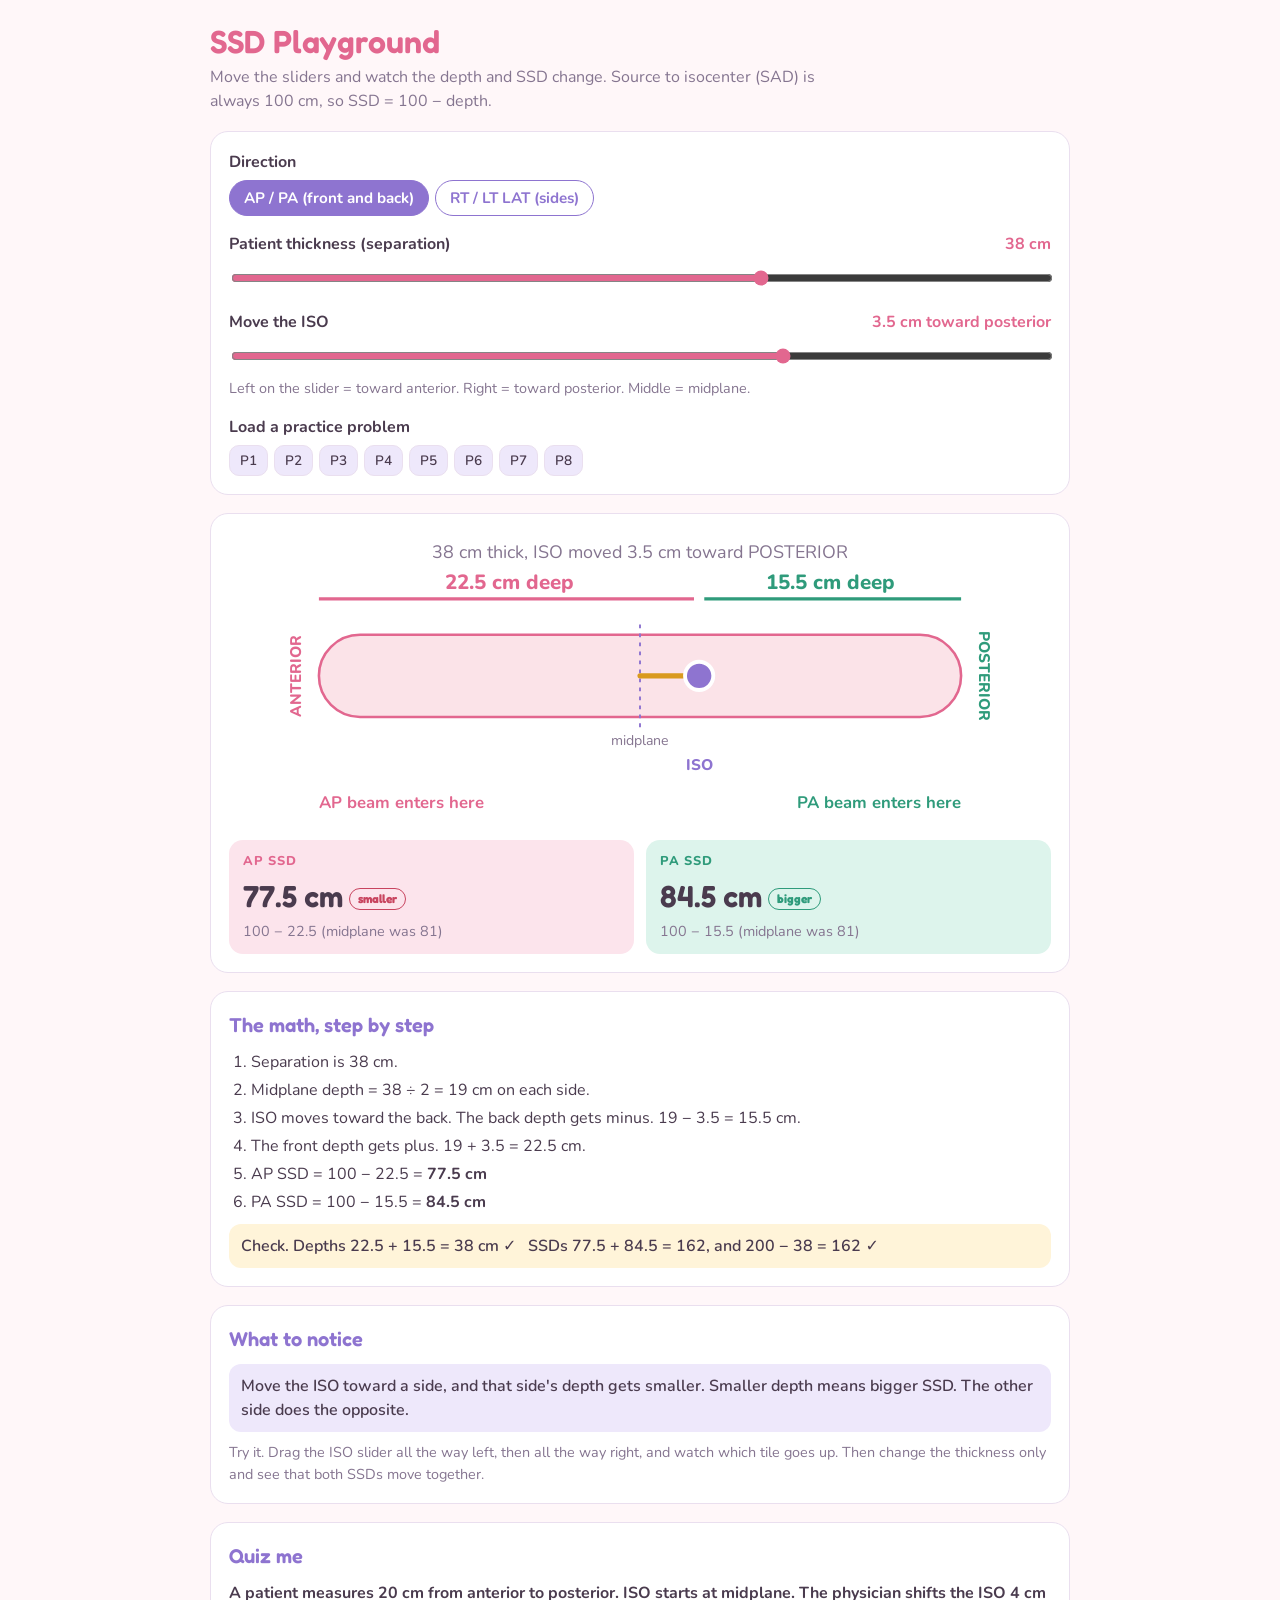
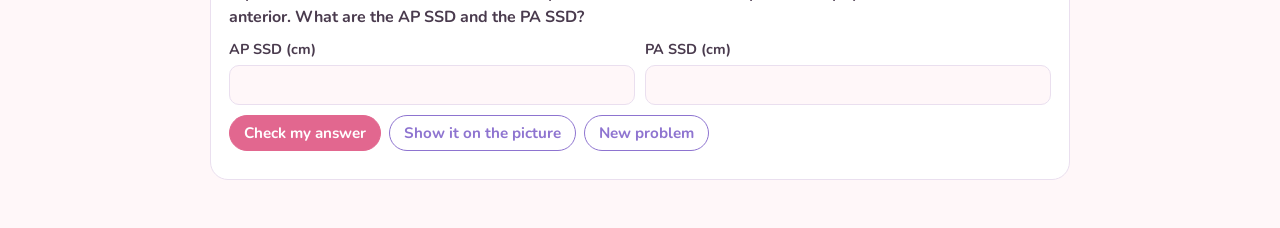
<file: ssd-playground.html>
<!doctype html>
<html lang="en">
<head>
<meta charset="utf-8">
<meta name="viewport" content="width=device-width, initial-scale=1, viewport-fit=cover">
<title>SSD Playground</title>
<meta name="claude:viewport-fit-sides" content="cover">
<link rel="preconnect" href="https://fonts.googleapis.com">
<link rel="stylesheet" href="https://fonts.googleapis.com/css2?family=Fredoka:wght@500;600&family=Nunito:wght@400;600;700;800&display=swap">
<style>
/* Layout: one column workbench. Controls, live picture, live math, then quiz. */
:root{
  --bg:#FFF7F9; --card:#FFFFFF; --ink:#4A3B4E; --muted:#857590; --line:#EADFEF;
  --pink:#E2678F; --pinkSoft:#FCE4EC; --mint:#2F9B7B; --mintSoft:#DDF4EC;
  --lav:#8E74D0; --lavSoft:#EEE8FB; --gold:#D99A1E; --goldSoft:#FFF4D9;
  --body:#FBE3E8; --bad:#C8445F;
  --display:"Fredoka","Nunito",system-ui,sans-serif;
  --text:"Nunito",system-ui,-apple-system,"Segoe UI",sans-serif;
}
@media (prefers-color-scheme: dark){:root:not([data-theme="light"]){
  --bg:#1E1823; --card:#2A2230; --ink:#F3EAF6; --muted:#B7A8C2; --line:#3E3347;
  --pink:#F48FB1; --pinkSoft:#432736; --mint:#6FD3B0; --mintSoft:#1F3A33;
  --lav:#B9A3F0; --lavSoft:#332A48; --gold:#F2C063; --goldSoft:#3D3220;
  --body:#4A2F3B; --bad:#FF8BA3; color-scheme:dark}}
:root[data-theme="dark"]{
  --bg:#1E1823; --card:#2A2230; --ink:#F3EAF6; --muted:#B7A8C2; --line:#3E3347;
  --pink:#F48FB1; --pinkSoft:#432736; --mint:#6FD3B0; --mintSoft:#1F3A33;
  --lav:#B9A3F0; --lavSoft:#332A48; --gold:#F2C063; --goldSoft:#3D3220;
  --body:#4A2F3B; --bad:#FF8BA3; color-scheme:dark}
body{background:var(--bg);color:var(--ink);font-family:var(--text);font-size:16px;line-height:1.5}
.wrap{max-width:860px;margin:0 auto;padding-block:24px 48px;
  padding-left:max(16px,env(safe-area-inset-left,0px));padding-right:max(16px,env(safe-area-inset-right,0px));
  display:grid;gap:18px}
h1{font-family:var(--display);font-weight:600;font-size:2rem;line-height:1.15;margin:0;color:var(--pink);text-wrap:balance}
h2{font-family:var(--display);font-weight:600;font-size:1.25rem;margin:0 0 10px;color:var(--lav)}
.sub{margin:4px 0 0;color:var(--muted);max-width:62ch}
.card{background:var(--card);border:1px solid var(--line);border-radius:18px;padding:18px}
.controls{display:grid;gap:16px}
.row{display:grid;gap:6px}
.row label{font-weight:700;display:flex;justify-content:space-between;gap:8px;flex-wrap:wrap}
.row label output{font-variant-numeric:tabular-nums;color:var(--pink)}
input[type=range]{width:100%;accent-color:var(--pink);height:28px}
.seg{display:flex;gap:6px;flex-wrap:wrap}
.seg button,.btn{font:700 .95rem var(--text);border:1.5px solid var(--lav);background:transparent;color:var(--lav);
  border-radius:999px;padding:7px 14px;cursor:pointer}
.seg button[aria-pressed=true]{background:var(--lav);color:var(--card)}
.btn.primary{background:var(--pink);border-color:var(--pink);color:var(--card)}
button:focus-visible,input:focus-visible{outline:3px solid var(--gold);outline-offset:2px}
.presets{display:flex;gap:6px;flex-wrap:wrap}
.presets button{font:600 .85rem var(--text);border:1px solid var(--line);background:var(--lavSoft);color:var(--ink);border-radius:10px;padding:5px 10px;cursor:pointer}
.hint{font-size:.9rem;color:var(--muted)}
.svgbox{overflow-x:auto}
svg{display:block;width:100%;min-width:320px;height:auto}
.tiles{display:grid;grid-template-columns:1fr 1fr;gap:12px}
.tile{border-radius:14px;padding:12px 14px;display:grid;gap:2px}
.tile.a{background:var(--pinkSoft)} .tile.b{background:var(--mintSoft)}
.tile .k{font-size:.8rem;font-weight:800;letter-spacing:.06em;text-transform:uppercase}
.tile.a .k{color:var(--pink)} .tile.b .k{color:var(--mint)}
.tile .v{font-family:var(--display);font-size:1.9rem;font-weight:600;font-variant-numeric:tabular-nums}
.tile .d{font-size:.9rem;color:var(--muted);font-variant-numeric:tabular-nums}
.tag{display:inline-block;font-size:.75rem;font-weight:800;border-radius:999px;padding:1px 8px;margin-left:6px;vertical-align:middle}
.up{background:var(--mintSoft);color:var(--mint);border:1px solid var(--mint)}
.down{background:var(--pinkSoft);color:var(--bad);border:1px solid var(--bad)}
.same{background:var(--lavSoft);color:var(--lav);border:1px solid var(--lav)}
ol.steps{margin:0;padding-left:22px;display:grid;gap:4px;font-variant-numeric:tabular-nums}
.check{background:var(--goldSoft);border-radius:12px;padding:10px 12px;margin-top:10px;font-weight:600}
.rule{background:var(--lavSoft);border-radius:12px;padding:10px 12px;font-weight:600}
.quizq{font-weight:700;margin:0 0 10px}
.qgrid{display:grid;grid-template-columns:repeat(auto-fit,minmax(200px,1fr));gap:10px;margin-bottom:10px}
.qgrid label{display:grid;gap:4px;font-weight:700;font-size:.9rem}
.qgrid input{font:600 1rem var(--text);padding:8px 10px;border-radius:10px;border:1.5px solid var(--line);background:var(--bg);color:var(--ink);width:100%;box-sizing:border-box}
.fb{margin-top:10px;font-weight:600}
.fb .ok{color:var(--mint)} .fb .no{color:var(--bad)}
.btnrow{display:flex;gap:8px;flex-wrap:wrap}
@media (max-width:520px){.tiles{grid-template-columns:1fr}h1{font-size:1.6rem}}
@media (prefers-reduced-motion:no-preference){#iso,#arrow{transition:cx .25s,x2 .25s}}
</style>
<style>body{margin:0}</style>
</head>
<body>

<div class="wrap">
  <header>
    <h1>SSD Playground</h1>
    <p class="sub">Move the sliders and watch the depth and SSD change. Source to isocenter (SAD) is always 100 cm, so SSD = 100 − depth.</p>
  </header>

  <section class="card controls" aria-label="Controls">
    <div class="row">
      <span style="font-weight:700">Direction</span>
      <div class="seg" role="group" aria-label="Direction">
        <button id="dirAP" aria-pressed="true">AP / PA (front and back)</button>
        <button id="dirLAT" aria-pressed="false">RT / LT LAT (sides)</button>
      </div>
    </div>
    <div class="row">
      <label for="sep">Patient thickness (separation) <output id="sepOut">38 cm</output></label>
      <input type="range" id="sep" min="16" max="50" step="0.5" value="38">
    </div>
    <div class="row">
      <label for="shift">Move the ISO <output id="shiftOut">3.5 cm toward posterior</output></label>
      <input type="range" id="shift" min="-10" max="10" step="0.1" value="3.5">
      <span class="hint" id="shiftHint">Left on the slider = toward anterior. Right = toward posterior. Middle = midplane.</span>
    </div>
    <div class="row">
      <span style="font-weight:700">Load a practice problem</span>
      <div class="presets" id="presets"></div>
    </div>
  </section>

  <section class="card" aria-label="Picture">
    <div class="svgbox">
      <svg id="pic" viewBox="0 0 640 230" role="img" aria-label="Patient bar with isocenter and depths">
        <text id="ttl" x="320" y="20" text-anchor="middle" font-size="14" fill="var(--muted)" font-family="Nunito"></text>
        <line id="braceA" y1="52" y2="52" stroke="var(--pink)" stroke-width="2.5"/>
        <line id="braceB" y1="52" y2="52" stroke="var(--mint)" stroke-width="2.5"/>
        <text id="depthA" y="44" text-anchor="middle" font-size="16" font-weight="800" fill="var(--pink)" font-family="Nunito"></text>
        <text id="depthB" y="44" text-anchor="middle" font-size="16" font-weight="800" fill="var(--mint)" font-family="Nunito"></text>
        <rect x="70" y="80" width="500" height="64" rx="32" fill="var(--body)" stroke="var(--pink)" stroke-width="2"/>
        <line x1="320" x2="320" y1="72" y2="152" stroke="var(--lav)" stroke-dasharray="3 4" stroke-width="1.5"/>
        <text x="320" y="166" text-anchor="middle" font-size="11" fill="var(--muted)" font-family="Nunito">midplane</text>
        <line id="arrow" x1="320" y1="112" x2="320" y2="112" stroke="var(--gold)" stroke-width="4" stroke-linecap="round"/>
        <circle id="iso" cx="320" cy="112" r="11" fill="var(--lav)" stroke="var(--card)" stroke-width="3"/>
        <text id="isoT" x="320" y="185" text-anchor="middle" font-size="12" font-weight="800" fill="var(--lav)" font-family="Nunito">ISO</text>
        <text id="sideA" x="56" y="112" text-anchor="middle" font-size="12" font-weight="800" fill="var(--pink)" font-family="Nunito" transform="rotate(-90 56 112)">ANTERIOR</text>
        <text id="sideB" x="584" y="112" text-anchor="middle" font-size="12" font-weight="800" fill="var(--mint)" font-family="Nunito" transform="rotate(90 584 112)">POSTERIOR</text>
        <text id="beamA" x="70" y="215" font-size="13" font-weight="700" fill="var(--pink)" font-family="Nunito"></text>
        <text id="beamB" x="570" y="215" text-anchor="end" font-size="13" font-weight="700" fill="var(--mint)" font-family="Nunito"></text>
      </svg>
    </div>
    <div class="tiles" style="margin-top:12px">
      <div class="tile a"><span class="k" id="kA">AP SSD</span><span class="v" id="vA">80.5 cm</span><span class="d" id="dA"></span></div>
      <div class="tile b"><span class="k" id="kB">PA SSD</span><span class="v" id="vB">85.5 cm</span><span class="d" id="dB"></span></div>
    </div>
  </section>

  <section class="card" aria-label="Steps">
    <h2>The math, step by step</h2>
    <ol class="steps" id="steps"></ol>
    <div class="check" id="check"></div>
  </section>

  <section class="card">
    <h2>What to notice</h2>
    <div class="rule">Move the ISO toward a side, and that side's depth gets smaller. Smaller depth means bigger SSD. The other side does the opposite.</div>
    <p class="hint" style="margin:10px 0 0">Try it. Drag the ISO slider all the way left, then all the way right, and watch which tile goes up. Then change the thickness only and see that both SSDs move together.</p>
  </section>

  <section class="card" aria-label="Quiz">
    <h2>Quiz me</h2>
    <p class="quizq" id="qText"></p>
    <div class="qgrid">
      <label for="ansA"><span id="qLabA">AP SSD (cm)</span><input id="ansA" inputmode="decimal" autocomplete="off"></label>
      <label for="ansB"><span id="qLabB">PA SSD (cm)</span><input id="ansB" inputmode="decimal" autocomplete="off"></label>
    </div>
    <div class="btnrow">
      <button class="btn primary" id="qCheck">Check my answer</button>
      <button class="btn" id="qShow">Show it on the picture</button>
      <button class="btn" id="qNew">New problem</button>
    </div>
    <div class="fb" id="qFb" aria-live="polite"></div>
  </section>
</div>

<script>
const $=id=>document.getElementById(id);
const r2=n=>Math.round(n*100)/100;
const fmt=n=>{const v=r2(n);return (Number.isInteger(v)?v:v.toString())};
let mode="AP";
const names=()=>mode==="AP"
  ?{a:"ANTERIOR",b:"POSTERIOR",sa:"anterior",sb:"posterior",fa:"AP",fb:"PA",ka:"front",kb:"back"}
  :{a:"RIGHT",b:"LEFT",sa:"right",sb:"left",fa:"RT LAT",fb:"LT LAT",ka:"right",kb:"left"};

const presets=[
 {t:"P1",m:"AP",sep:32,sh:0},{t:"P2",m:"AP",sep:36,sh:3},{t:"P3",m:"AP",sep:26,sh:-2.4},
 {t:"P4",m:"LAT",sep:40,sh:-5},{t:"P5",m:"AP",sep:24,sh:1.8},{t:"P6",m:"LAT",sep:42,sh:6.5},
 {t:"P7",m:"AP",sep:33,sh:-5.6},{t:"P8",m:"AP",sep:27,sh:0}];
presets.forEach(p=>{const b=document.createElement("button");b.textContent=p.t;
  b.onclick=()=>{setMode(p.m);$("sep").value=p.sep;$("shift").value=p.sh;draw()};$("presets").appendChild(b)});

function setMode(m){mode=m;$("dirAP").setAttribute("aria-pressed",m==="AP");$("dirLAT").setAttribute("aria-pressed",m==="LAT");
  const n=names();$("shiftHint").textContent=`Left on the slider = toward ${n.sa}. Right = toward ${n.sb}. Middle = midplane.`;}
$("dirAP").onclick=()=>{setMode("AP");draw()};
$("dirLAT").onclick=()=>{setMode("LAT");draw()};

function draw(){
  const n=names();
  const sep=+$("sep").value; let sh=r2(+$("shift").value);
  const half=sep/2; if(Math.abs(sh)>half-1){sh=Math.sign(sh)*(half-1)}
  const dA=r2(half+sh), dB=r2(half-sh);  // positive shift = toward side B
  const sA=r2(100-dA), sB=r2(100-dB);
  $("sepOut").textContent=fmt(sep)+" cm";
  $("shiftOut").textContent=sh===0?"stays at midplane":`${fmt(Math.abs(sh))} cm toward ${sh>0?n.sb:n.sa}`;
  // picture
  const x0=70,w=500,px=x0+w*(dA/sep);
  $("iso").setAttribute("cx",px);$("isoT").setAttribute("x",px);$("arrow").setAttribute("x2",px);
  $("braceA").setAttribute("x1",x0);$("braceA").setAttribute("x2",px-4);
  $("braceB").setAttribute("x1",px+4);$("braceB").setAttribute("x2",x0+w);
  $("depthA").setAttribute("x",(x0+px)/2);$("depthA").textContent=fmt(dA)+" cm deep";
  $("depthB").setAttribute("x",(px+x0+w)/2);$("depthB").textContent=fmt(dB)+" cm deep";
  $("sideA").textContent=n.a;$("sideB").textContent=n.b;
  $("ttl").textContent=`${fmt(sep)} cm thick, ISO ${sh===0?"in the middle":"moved "+fmt(Math.abs(sh))+" cm toward "+(sh>0?n.sb:n.sa).toUpperCase()}`;
  $("beamA").textContent=`${n.fa} beam enters here`;$("beamB").textContent=`${n.fb} beam enters here`;
  // tiles
  const base=r2(100-half);
  const tag=v=>v>base?'<span class="tag up">bigger</span>':v<base?'<span class="tag down">smaller</span>':'<span class="tag same">same</span>';
  $("kA").textContent=n.fa+" SSD";$("kB").textContent=n.fb+" SSD";
  $("vA").innerHTML=fmt(sA)+" cm"+tag(sA);$("vB").innerHTML=fmt(sB)+" cm"+tag(sB);
  $("dA").textContent=`100 − ${fmt(dA)} (midplane was ${fmt(base)})`;
  $("dB").textContent=`100 − ${fmt(dB)} (midplane was ${fmt(base)})`;
  // steps
  const st=[`Separation is ${fmt(sep)} cm.`,`Midplane depth = ${fmt(sep)} ÷ 2 = ${fmt(half)} cm on each side.`];
  if(sh===0){st.push("No shift, so both depths stay "+fmt(half)+" cm.");}
  else{const tw=sh>0?n.kb:n.ka, aw=sh>0?n.ka:n.kb, m=Math.abs(sh);
    st.push(`ISO moves toward the ${tw}. The ${tw} depth gets minus. ${fmt(half)} − ${fmt(m)} = ${fmt(half-m)} cm.`);
    st.push(`The ${aw} depth gets plus. ${fmt(half)} + ${fmt(m)} = ${fmt(half+m)} cm.`);}
  st.push(`${n.fa} SSD = 100 − ${fmt(dA)} = <b>${fmt(sA)} cm</b>`);
  st.push(`${n.fb} SSD = 100 − ${fmt(dB)} = <b>${fmt(sB)} cm</b>`);
  $("steps").innerHTML=st.map(s=>"<li>"+s+"</li>").join("");
  $("check").innerHTML=`Check. Depths ${fmt(dA)} + ${fmt(dB)} = ${fmt(dA+dB)} cm ✓ &nbsp; SSDs ${fmt(sA)} + ${fmt(sB)} = ${fmt(sA+sB)}, and 200 − ${fmt(sep)} = ${fmt(200-sep)} ✓`;
}
["sep","shift"].forEach(id=>$(id).addEventListener("input",draw));

// quiz
let Q=null;
function newQ(){
  const m=Math.random()<0.7?"AP":"LAT";
  const sep=Math.round((18+Math.random()*28)*2)/2;
  const opts=[0,0.5,1,1.5,2,2.5,3,3.5,4,4.5,5,6,7,1.2,2.7,3.3,4.2];
  let mag=opts[Math.floor(Math.random()*opts.length)]; if(mag>sep/2-2)mag=2;
  const sh=(Math.random()<0.5?-1:1)*mag;
  Q={m,sep,sh};
  const n=m==="AP"?{sa:"anterior",sb:"posterior",fa:"AP",fb:"PA",dir:"anterior to posterior"}:{sa:"right",sb:"left",fa:"RT LAT",fb:"LT LAT",dir:"right to left"};
  Q.n=n;
  $("qText").textContent=`A patient measures ${fmt(sep)} cm from ${n.dir}. ISO starts at midplane. `+
    (sh===0?"There is no shift.":`The physician shifts the ISO ${fmt(Math.abs(sh))} cm ${sh>0?n.sb:n.sa}.`)+` What are the ${n.fa} SSD and the ${n.fb} SSD?`;
  $("qLabA").textContent=n.fa+" SSD (cm)";$("qLabB").textContent=n.fb+" SSD (cm)";
  $("ansA").value="";$("ansB").value="";$("qFb").innerHTML="";
}
function answers(){const h=Q.sep/2;return[r2(100-(h+Q.sh)),r2(100-(h-Q.sh))]}
$("qCheck").onclick=()=>{
  const [a,b]=answers(); const ua=parseFloat($("ansA").value.replace(",",".")), ub=parseFloat($("ansB").value.replace(",","."));
  if(isNaN(ua)||isNaN(ub)){$("qFb").innerHTML='<span class="no">Type a number in both boxes first.</span>';return}
  const okA=Math.abs(ua-a)<0.051, okB=Math.abs(ub-b)<0.051;
  if(okA&&okB){$("qFb").innerHTML=`<span class="ok">Both right! ${Q.n.fa} ${fmt(a)} cm and ${Q.n.fb} ${fmt(b)} cm.</span>`;}
  else{let msg=[];
    if(!okA)msg.push(`${Q.n.fa} should be ${fmt(a)} cm.`); if(!okB)msg.push(`${Q.n.fb} should be ${fmt(b)} cm.`);
    if(Math.abs(ua-b)<0.051&&Math.abs(ub-a)<0.051)msg.push("You swapped them. The side the ISO moved toward gets the bigger SSD.");
    else if(Math.abs(ua-(100-Math.abs(Q.sh)))<0.051||Math.abs(ub-(100-Math.abs(Q.sh)))<0.051)msg.push("Looks like you did 100 minus the shift. Divide the thickness by 2 first.");
    $("qFb").innerHTML=`<span class="no">${msg.join(" ")}</span> Tap “Show it on the picture” to see why.`;}
};
$("qShow").onclick=()=>{setMode(Q.m);$("sep").value=Q.sep;$("shift").value=Q.sh;draw();
  document.querySelector('[aria-label="Picture"]').scrollIntoView({behavior:matchMedia("(prefers-reduced-motion: reduce)").matches?"auto":"smooth"})};
$("qNew").onclick=newQ;

setMode("AP");draw();newQ();
</script>

</body>
</html>
</file>
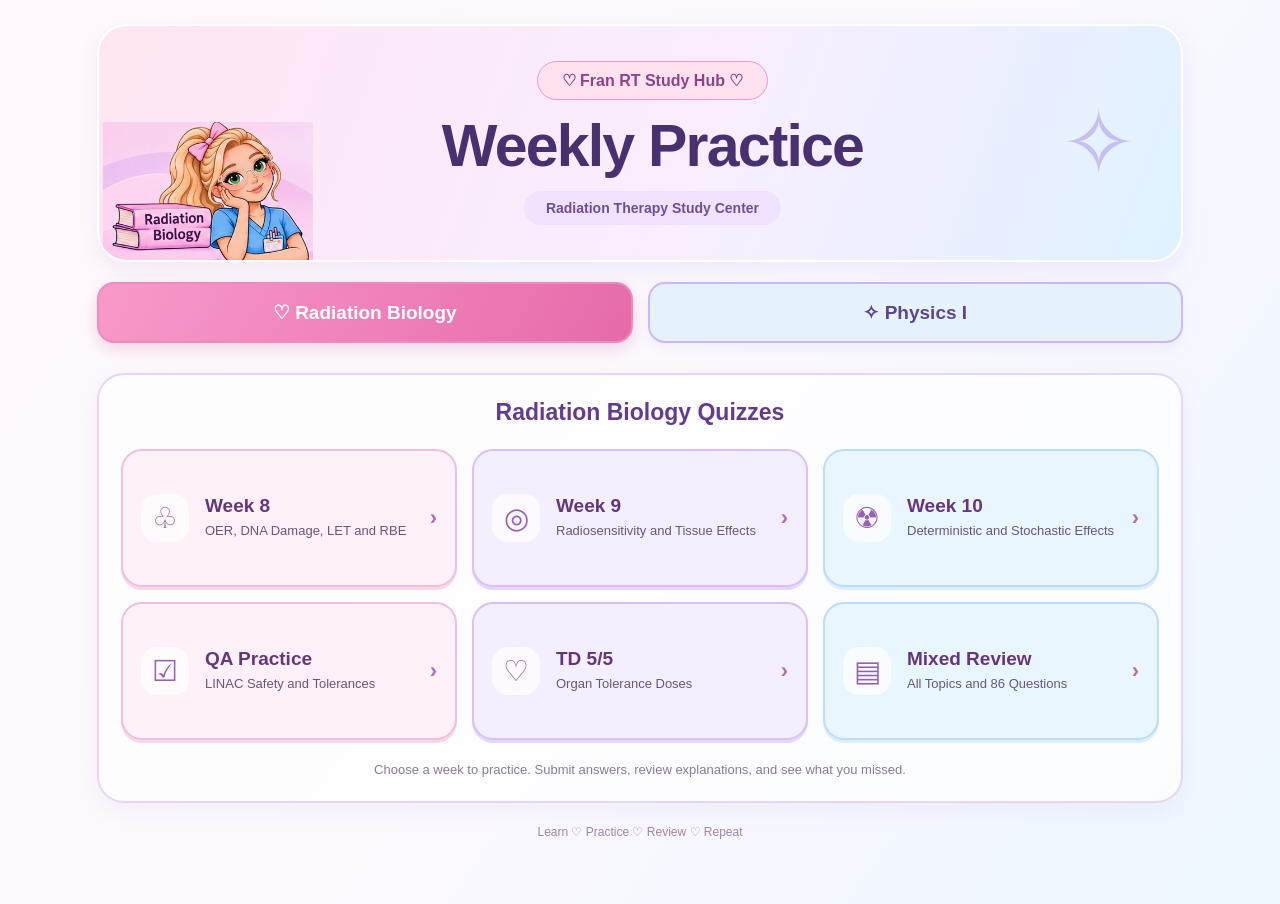
<file: weekly-preview.html>
<!doctype html>
<html lang="en"><head><meta charset="utf-8"><meta name="viewport" content="width=device-width,initial-scale=1"><meta name="theme-color" content="#f9d6ec"><meta name="description" content="Fran RT weekly Radiation Biology and Physics practice quizzes">
<title>Fran RT Study Hub | Weekly Practice</title>
<style>
:root{--ink:#47316d;--pink:#ed85bc;--lav:#d5b8f8;--blue:#dceeff;--line:#e9d3f7;--muted:#76678f}
*{box-sizing:border-box}body{margin:0;font-family:"Trebuchet MS",Arial,sans-serif;color:var(--ink);background:linear-gradient(125deg,#fff8fc 0%,#fbf8ff 55%,#ecf7ff 100%);min-height:100vh}a{text-decoration:none;color:inherit}button{font:inherit;cursor:pointer}
.wrap{max-width:1130px;margin:auto;padding:24px 22px 65px}
.hero{border:2px solid white;box-shadow:0 9px 25px #cab4dd36;border-radius:30px;min-height:232px;display:flex;align-items:center;justify-content:center;text-align:center;padding:35px 180px 35px 205px;background:linear-gradient(110deg,#ffe6f3,#f8eeff 57%,#e0f2ff);position:relative;overflow:hidden}
.doll{position:absolute;left:4px;bottom:0;width:210px;height:218px;object-fit:contain;object-position:bottom;mix-blend-mode:multiply}
.hero .header{position:relative;z-index:1}.ribbon{display:inline-block;background:#ffe2f0;color:#8c4485;border:1.5px solid #e997c8;border-radius:999px;padding:9px 24px;font-size:16px;font-weight:900}
h1{font-size:clamp(34px,5.2vw,59px);line-height:1.1;margin:14px 0 12px;color:#49316f;letter-spacing:-1.8px}
.hero p{background:#efe3ff;border-radius:100px;padding:9px 22px;margin:0 auto;display:table;color:#714e94;font-weight:750;font-size:14px}
.hero .symbol{position:absolute;right:45px;font-size:90px;color:#b49de9;opacity:.6;line-height:1}
.nav{display:grid;grid-template-columns:1fr 1fr;gap:15px;margin:20px 0 30px}
.nav a{padding:17px;text-align:center;font-size:19px;font-weight:900;border-radius:17px;border:2px solid #c9b8ff;background:#e7f2ff;color:#5e4591;box-shadow:0 5px 12px #b1a4d522}
.nav a.active{background:linear-gradient(120deg,#f99aca,#e66aaa);border-color:#ee8bbd;color:#fff;box-shadow:0 6px 15px #de91b855}
.panel{border:2px solid #e7d4fb;background:#ffffffb8;border-radius:27px;padding:24px 22px;box-shadow:0 8px 22px #b0a2d71e}
h2{text-align:center;font-size:23px;margin:0 0 23px;color:#633c90}
.cards{display:grid;grid-template-columns:repeat(3,minmax(0,1fr));gap:15px}
.card{min-height:138px;display:flex;align-items:center;gap:16px;background:#fff1f9;border:2px solid #f2bddf;border-radius:21px;padding:18px;transition:transform .15s,box-shadow .15s;box-shadow:0 3px 0 #f8d8e8}
.card:nth-child(3n+2){background:#f4efff;border-color:#d9bffc;box-shadow:0 3px 0 #e6d7fc}.card:nth-child(3n){background:#e9f5ff;border-color:#badcff;box-shadow:0 3px 0 #dcefff}
.card:hover{transform:translateY(-3px);box-shadow:0 8px 17px #c8acdd33}
.ico{flex:none;display:grid;place-items:center;width:48px;height:48px;border-radius:16px;background:#ffffffb8;font-size:29px;color:#9661b2}
.card h3{font-size:19px;margin:0 0 5px;color:#65367e}.card p{font-size:13px;line-height:1.45;margin:0;color:#66587e}
.card .arrow{margin-left:auto;font-weight:900;color:#b06cbc;font-size:22px}
.note{text-align:center;font-size:13px;color:#897a9d;margin:22px 0 0}
.foot{text-align:center;margin-top:22px;color:#a283af;font-size:12px}
@media(max-width:800px){.hero{padding-right:24px;padding-left:170px}.doll{width:174px}.hero .symbol{display:none}.cards{grid-template-columns:repeat(2,minmax(0,1fr))}}
@media(max-width:560px){.wrap{padding:12px 11px 40px}.hero{min-height:185px;padding:21px 10px 21px 122px;border-radius:23px}.doll{width:133px;height:173px;left:-8px}.ribbon{font-size:11px;padding:7px 10px}h1{font-size:32px;letter-spacing:-1px}.hero p{font-size:11px;padding:7px 10px}.nav{gap:9px;margin:14px 0 20px}.nav a{font-size:13px;padding:13px 7px}.panel{padding:18px 12px;border-radius:20px}h2{font-size:19px;margin-bottom:15px}.cards{gap:9px}.card{min-height:124px;padding:12px;gap:8px;border-radius:16px}.ico{width:34px;height:34px;font-size:23px}.card h3{font-size:15px}.card p{font-size:11px}.card .arrow{display:none}}
</style></head><body><main class="wrap">
<header class="hero"><img class="doll" src="[data-uri]" alt="Blonde student doll in blue scrubs"><div class="header"><div class="ribbon">♡ Fran RT Study Hub ♡</div><h1>Weekly Practice</h1><p>Radiation Therapy Study Center</p></div><div class="symbol" aria-hidden="true">✧</div></header>
<nav class="nav" aria-label="Classes"><a class="active" href="radiation-biology.html">♡ Radiation Biology</a><a href="physics.html">✧ Physics I</a></nav>
<section class="panel"><h2>Radiation Biology Quizzes</h2><div class="cards">
<a class="card" href="radbio-weekly.html?week=week8"><span class="ico">♧</span><span><h3>Week 8</h3><p>OER, DNA Damage, LET and RBE</p></span><span class="arrow">›</span></a>
<a class="card" href="radbio-weekly.html?week=week9"><span class="ico">◎</span><span><h3>Week 9</h3><p>Radiosensitivity and Tissue Effects</p></span><span class="arrow">›</span></a>
<a class="card" href="radbio-weekly.html?week=week10"><span class="ico">☢</span><span><h3>Week 10</h3><p>Deterministic and Stochastic Effects</p></span><span class="arrow">›</span></a>
<a class="card" href="radbio-weekly.html?week=qa"><span class="ico">☑</span><span><h3>QA Practice</h3><p>LINAC Safety and Tolerances</p></span><span class="arrow">›</span></a>
<a class="card" href="radbio-weekly.html?week=td"><span class="ico">♡</span><span><h3>TD 5/5</h3><p>Organ Tolerance Doses</p></span><span class="arrow">›</span></a>
<a class="card" href="radbio-weekly.html?week=all"><span class="ico">▤</span><span><h3>Mixed Review</h3><p>All Topics and 86 Questions</p></span><span class="arrow">›</span></a>
</div><p class="note">Choose a week to practice. Submit answers, review explanations, and see what you missed.</p></section>
<div class="foot">Learn ♡ Practice ♡ Review ♡ Repeat</div>
</main></body></html>
</file>
